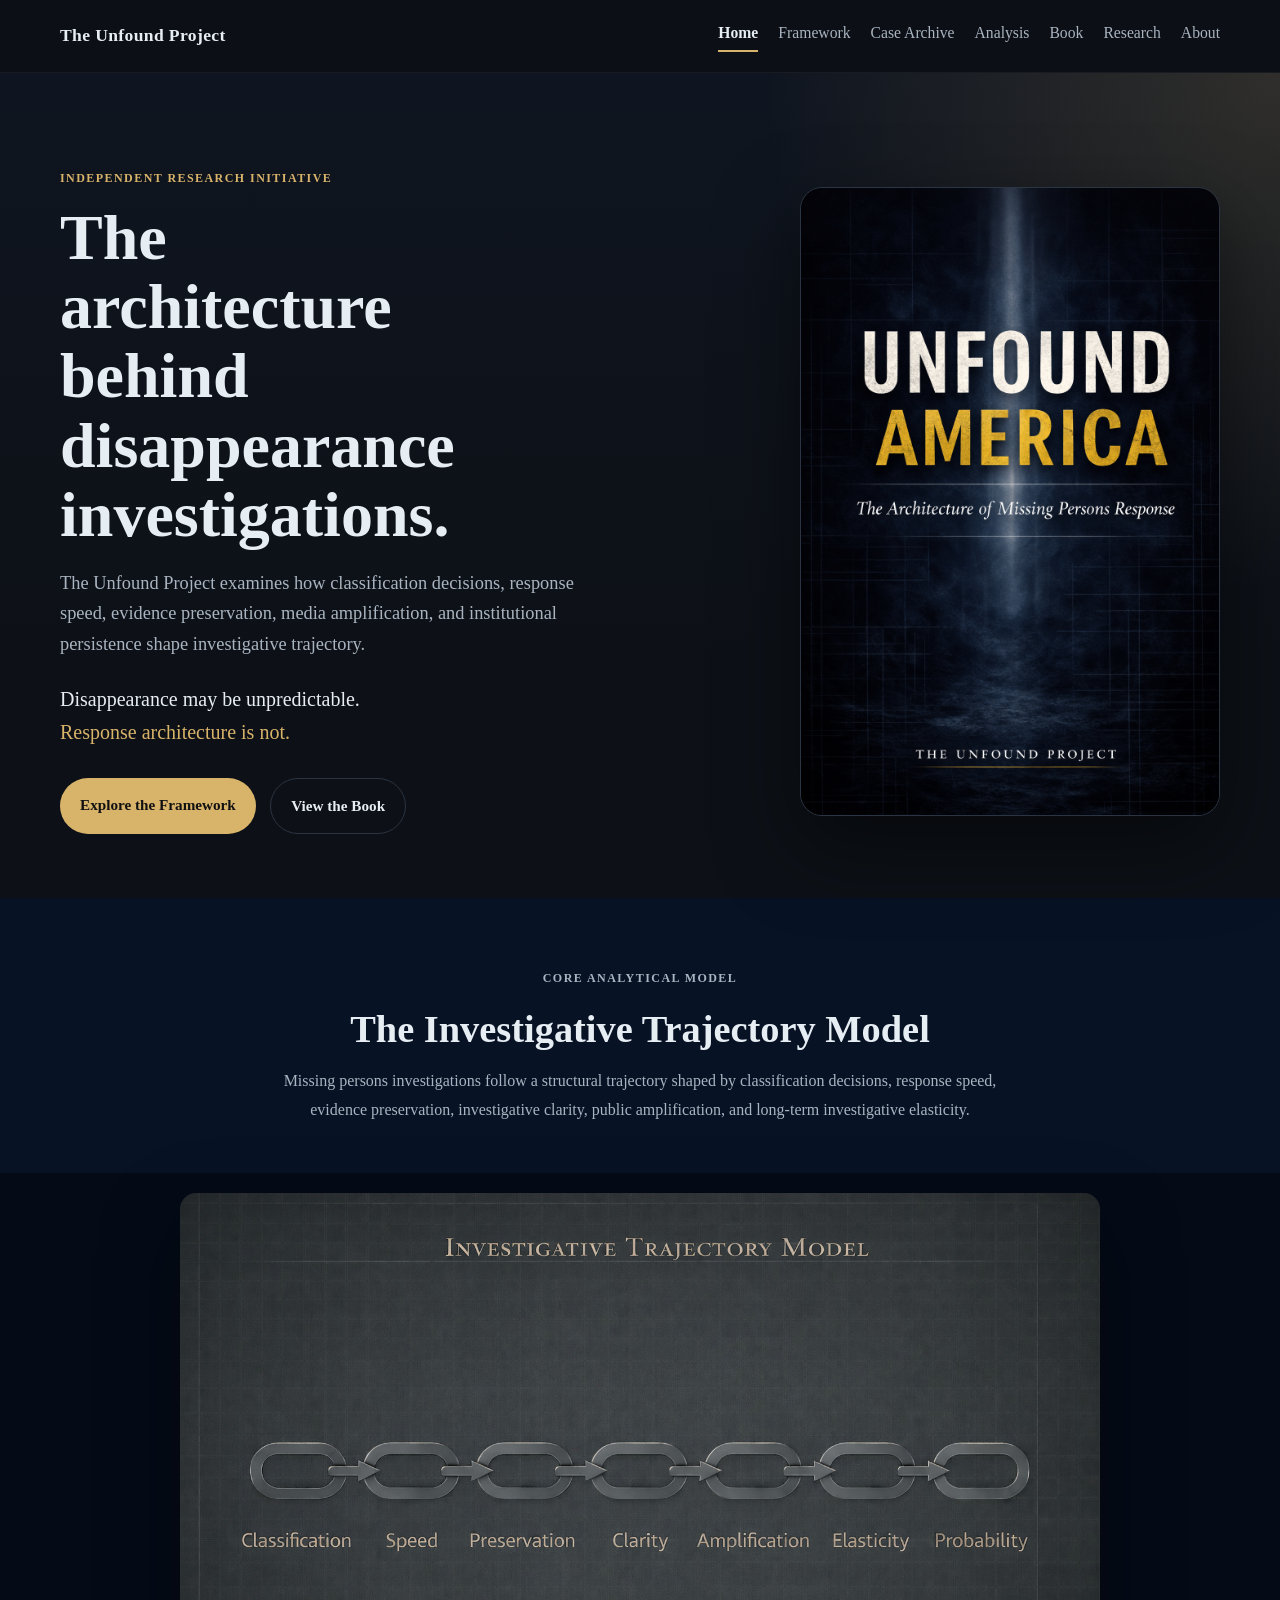
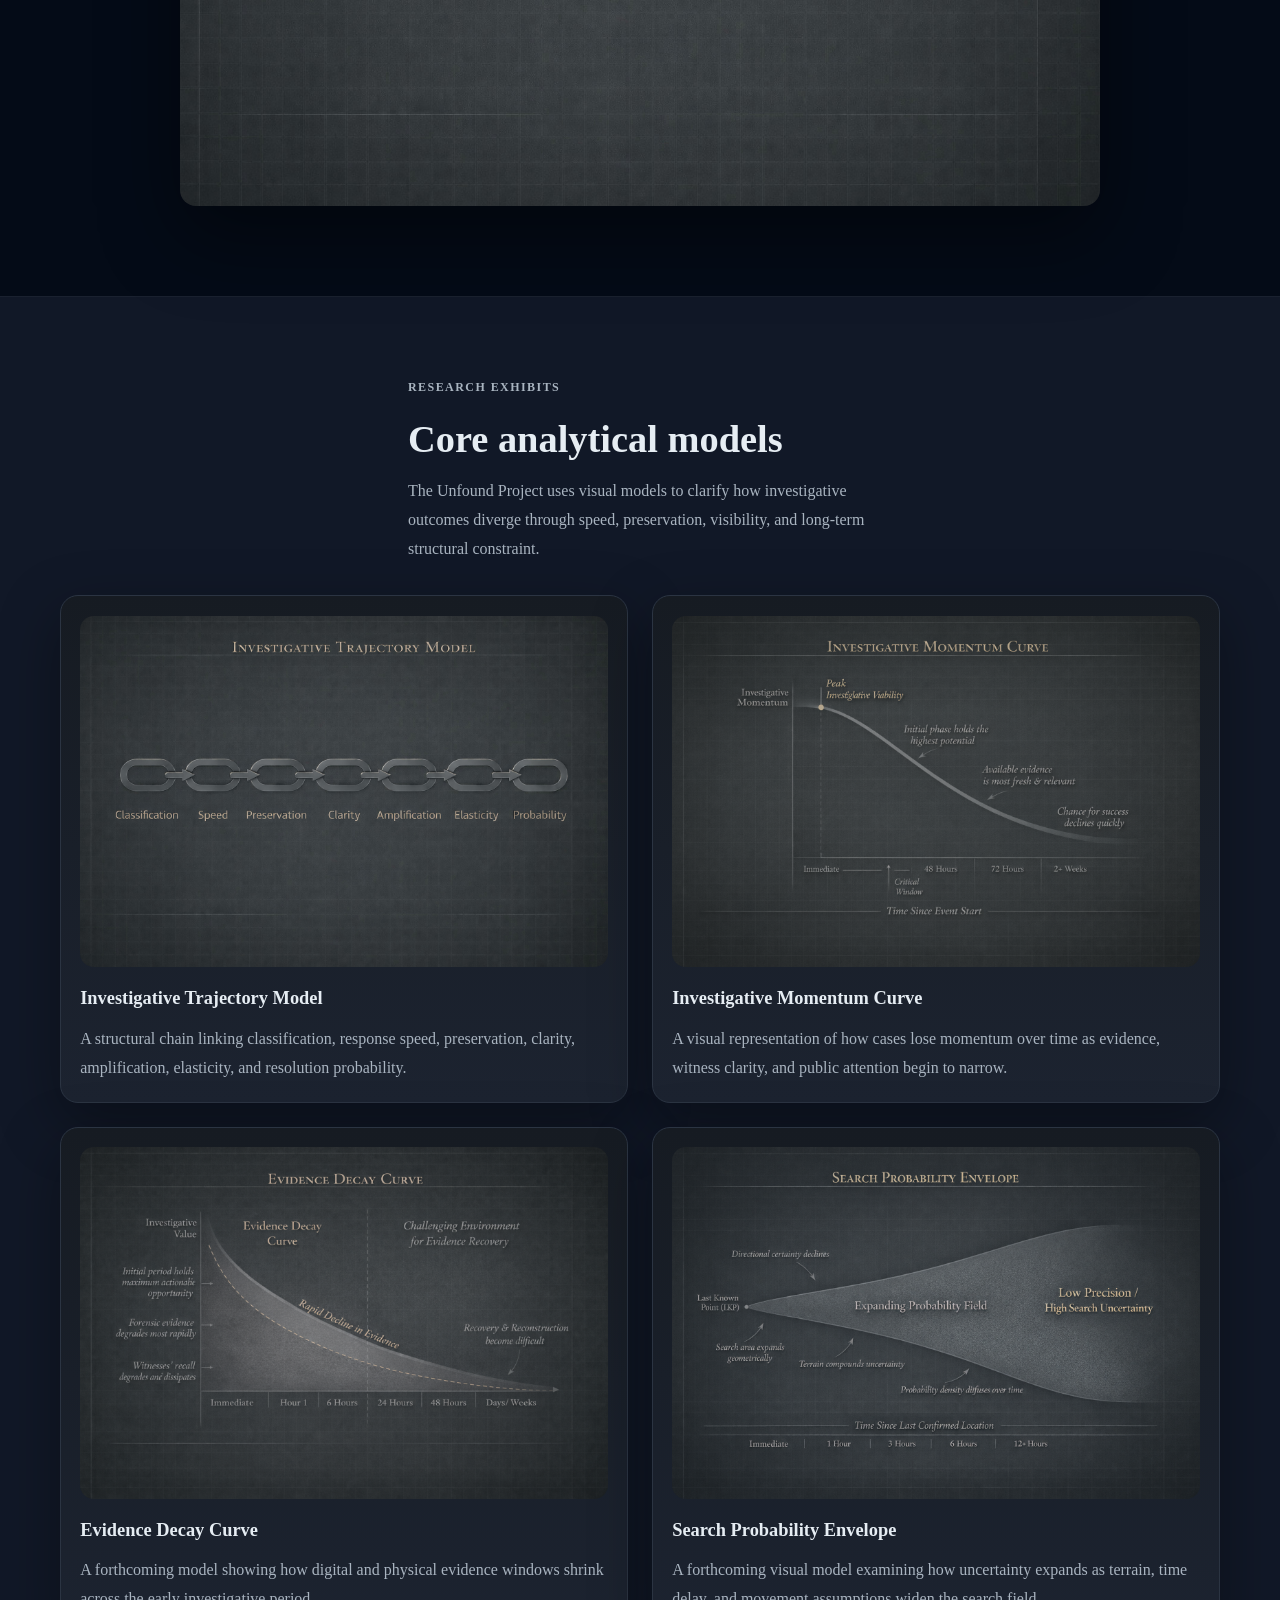
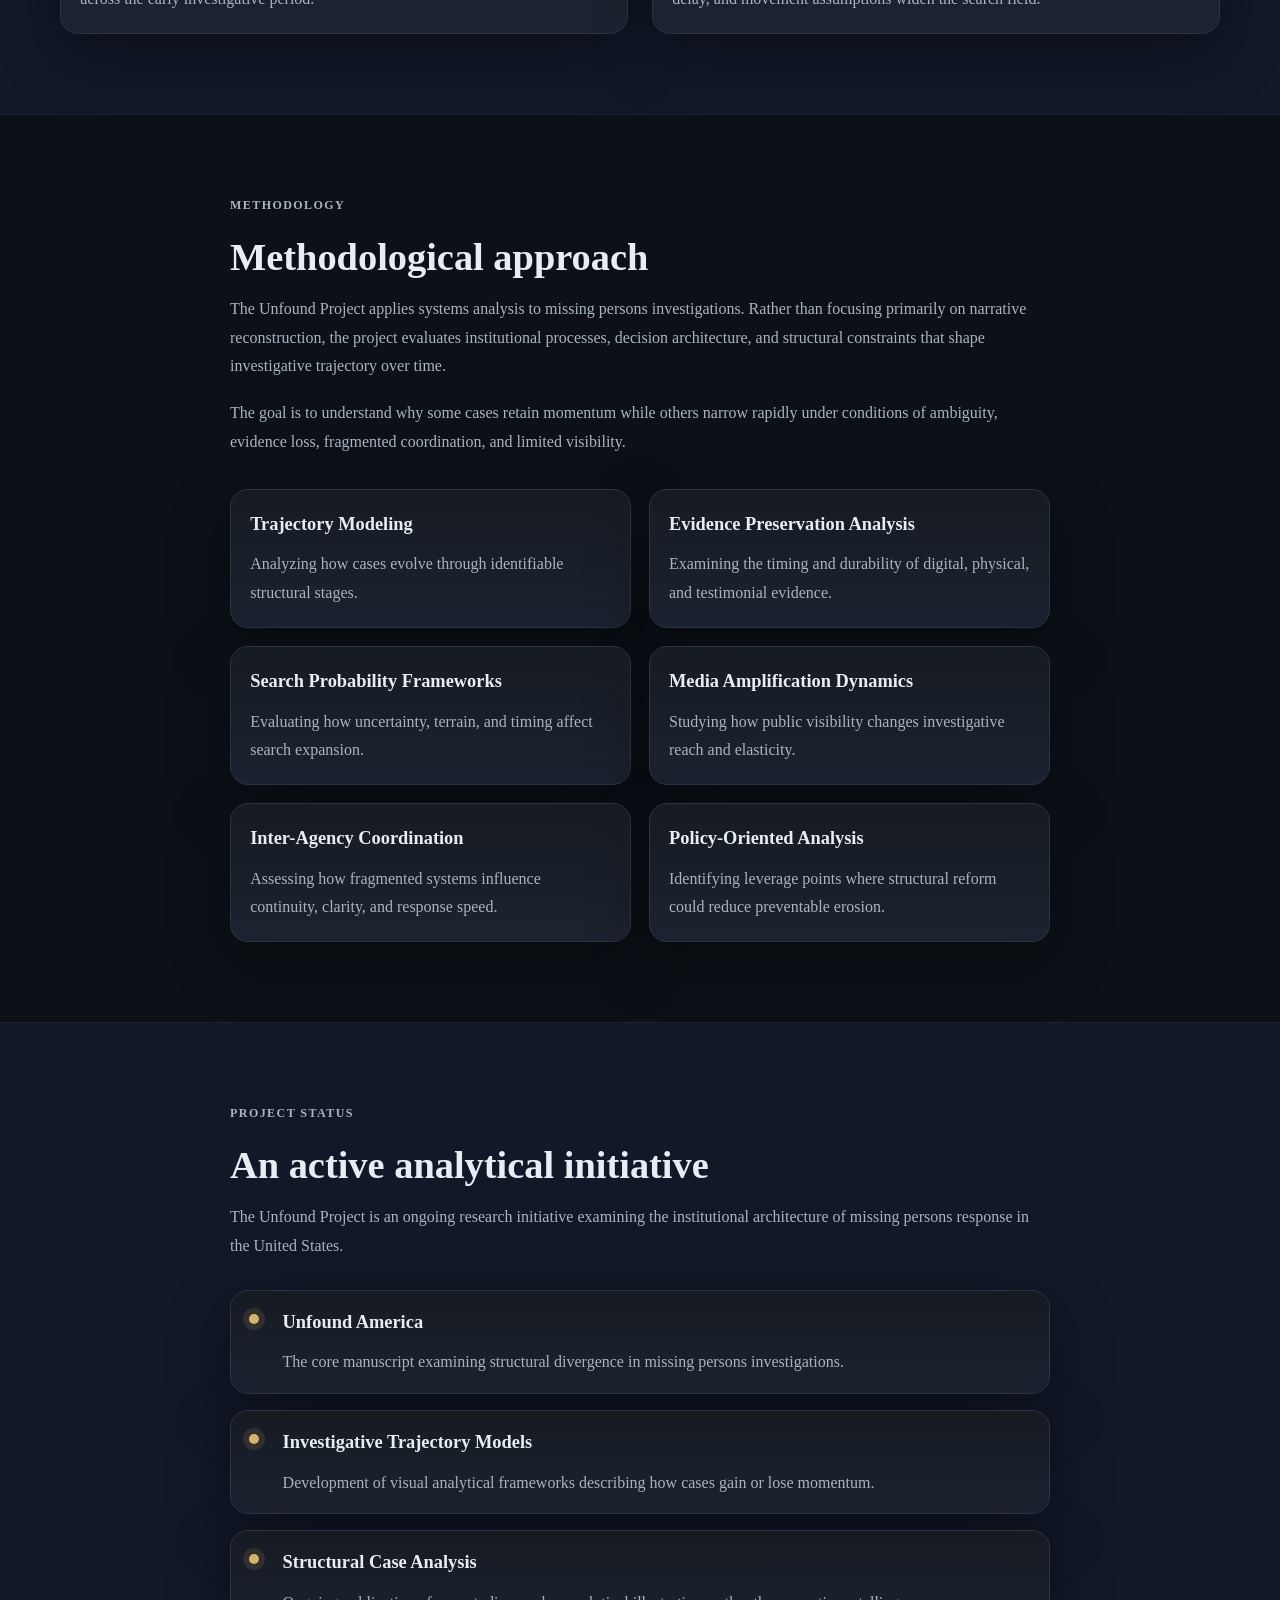
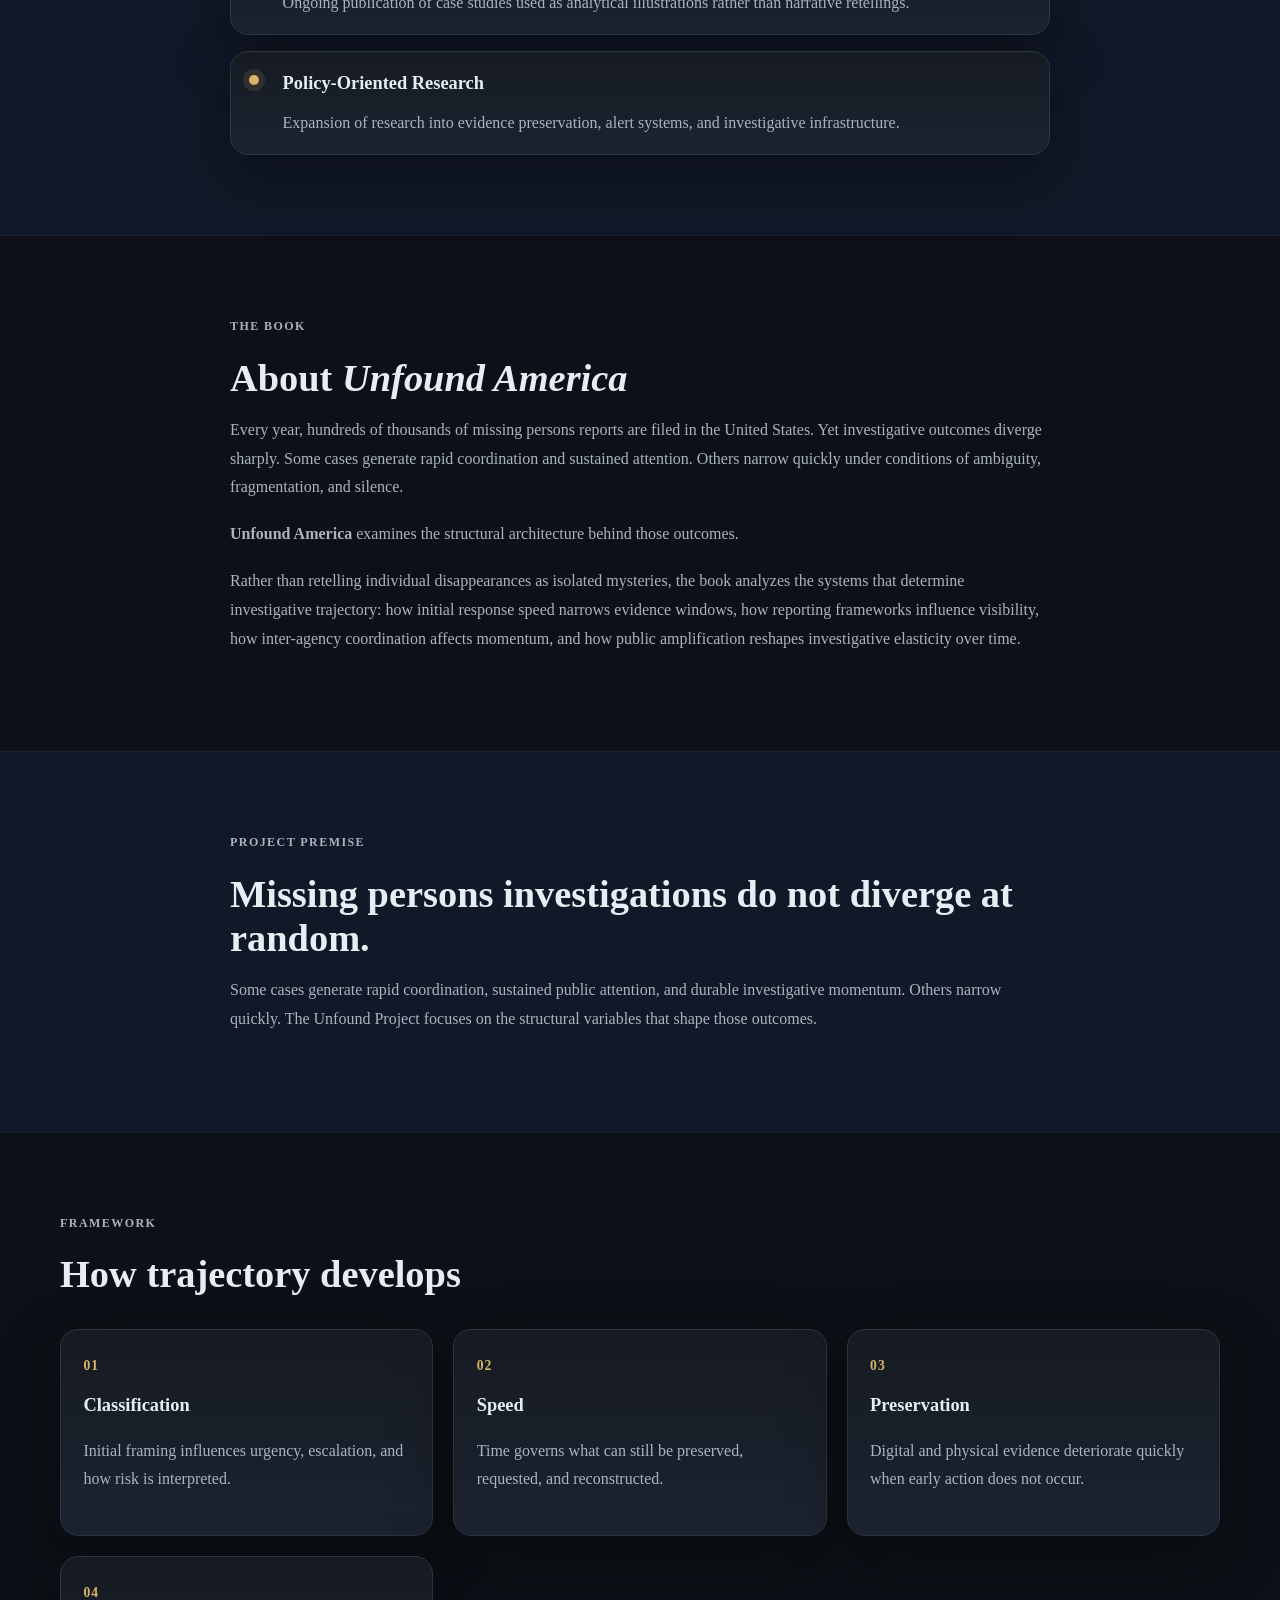
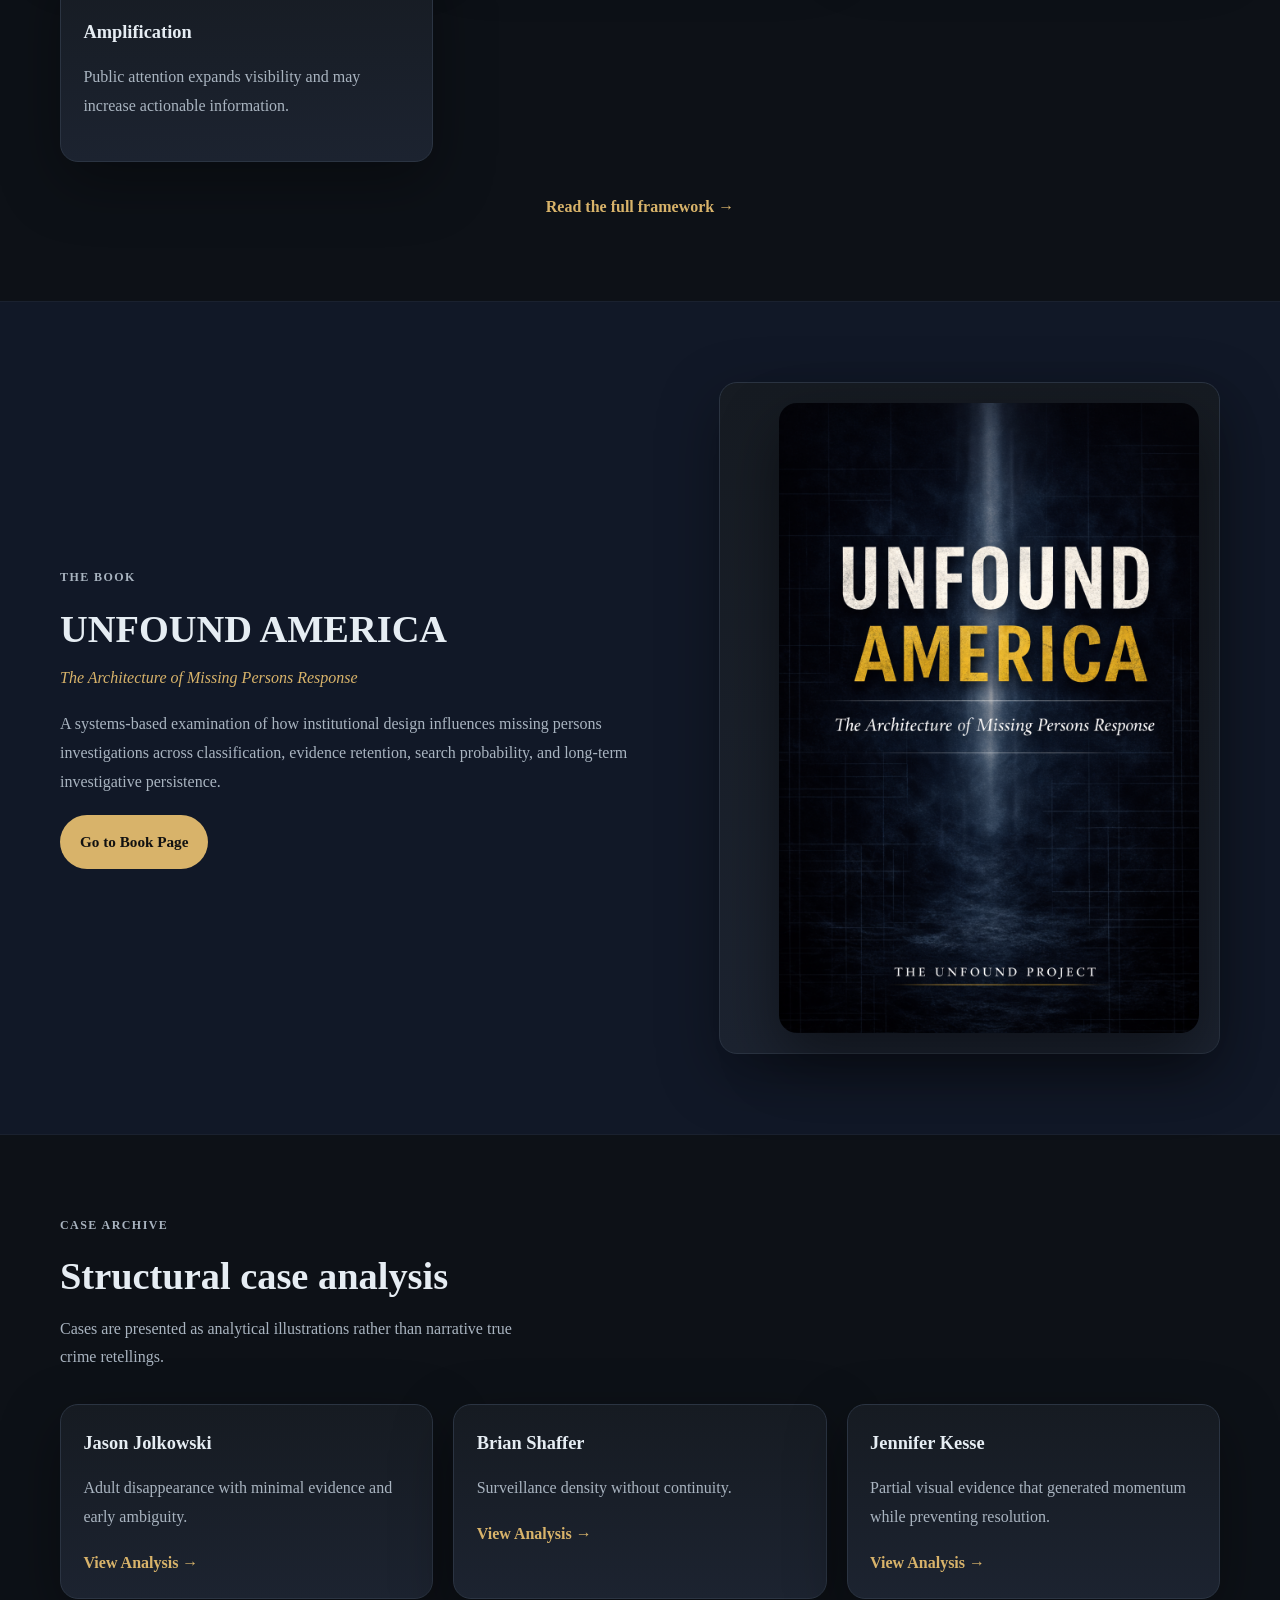
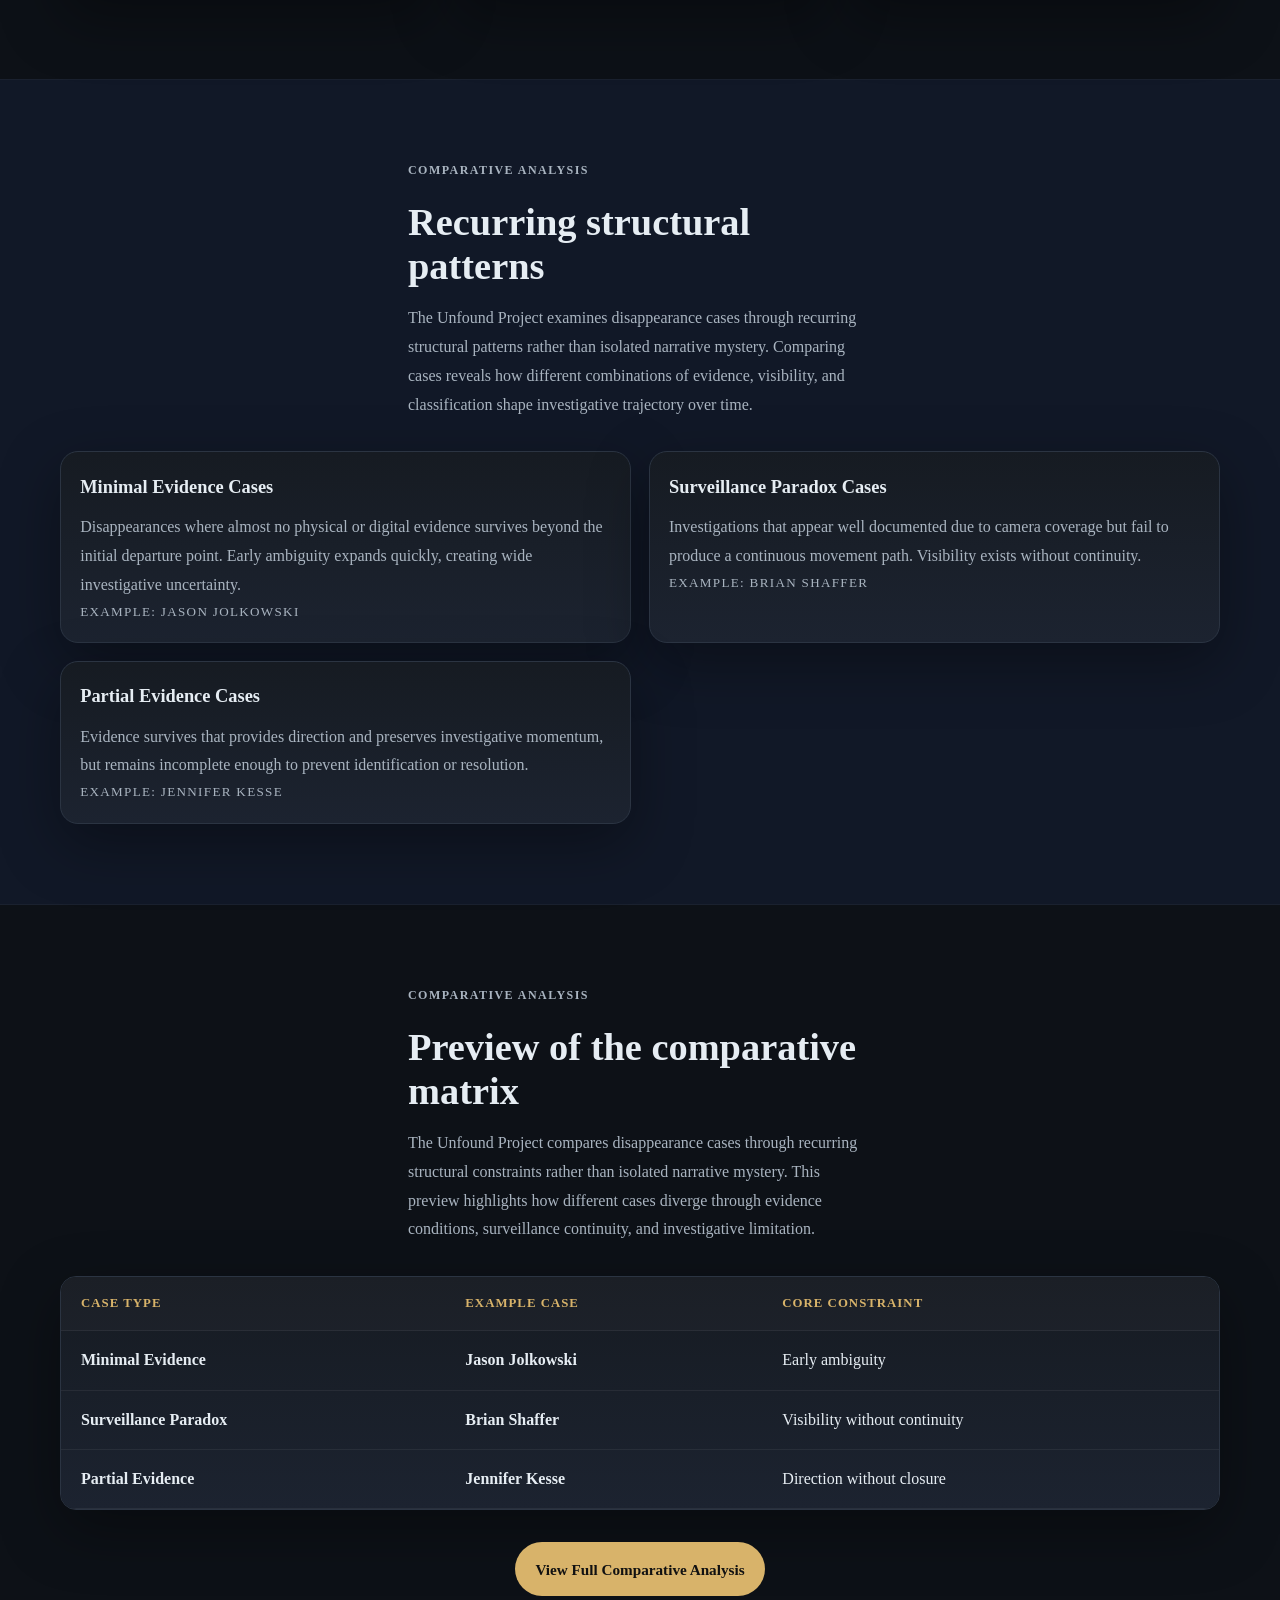
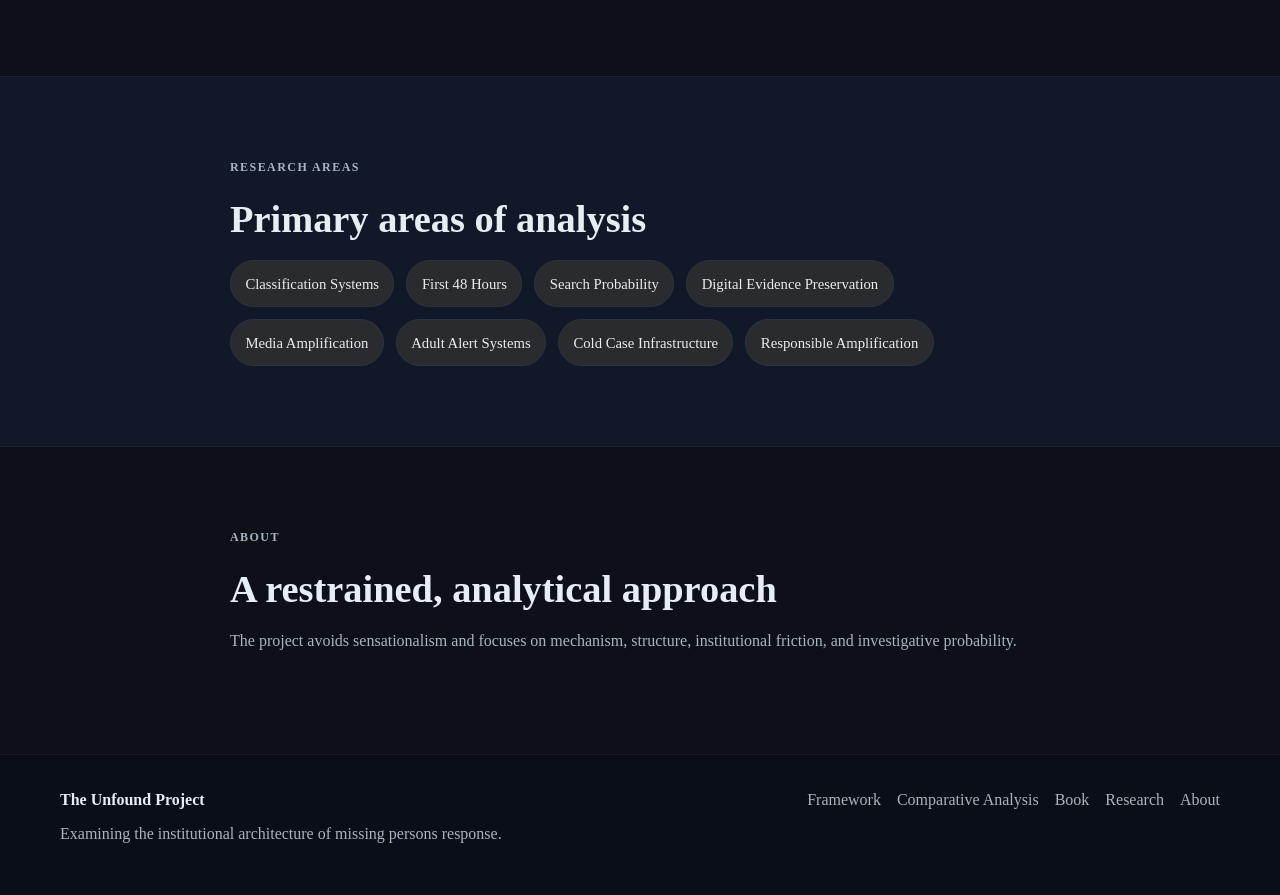
<file: index.html>
<!DOCTYPE html>
<html lang="en">
<head>
  <meta charset="UTF-8" />
  <meta name="viewport" content="width=device-width, initial-scale=1.0" />
  <title>The Unfound Project</title>
  <meta
    name="description"
    content="The Unfound Project examines the structural mechanics of missing persons investigations through systems analysis, case studies, and policy-oriented research."
  />
  <link rel="stylesheet" href="styles.css" />
</head>
<body>
  <header class="site-header">
    <div class="container nav">
      <div class="brand">The Unfound Project</div>
      <nav>
        <a class="active" href="index.html">Home</a>
        <a href="framework.html">Framework</a>
        <a href="cases.html">Case Archive</a>
        <a href="analysis.html">Analysis</a>
        <a href="book.html">Book</a>
        <a href="research.html">Research</a>
        <a href="about.html">About</a>
      </nav>
    </div>
  </header>

  <main>
    <section class="hero">
      <div class="container hero-grid">
        <div class="hero-copy">
          <p class="eyebrow">Independent Research Initiative</p>
          <h1>The architecture behind disappearance investigations.</h1>
          <p class="lead">
            The Unfound Project examines how classification decisions, response speed,
            evidence preservation, media amplification, and institutional persistence
            shape investigative trajectory.
          </p>
          <p class="thesis">
            Disappearance may be unpredictable.<br />
            <span>Response architecture is not.</span>
          </p>
          <div class="hero-actions">
            <a class="button primary" href="framework.html">Explore the Framework</a>
            <a class="button secondary" href="book.html">View the Book</a>
          </div>
        </div>

        <div class="hero-panel">
          <img
            src="unfound-america-cover.png"
            alt="UNFOUND AMERICA: The Architecture of Missing Persons Response"
            class="hero-book-cover"
          />
        </div>
      </div>
    </section>

    <section class="section framework-visual">
      <div class="container narrow">
        <p class="section-kicker">Core Analytical Model</p>
        <h2 class="section-title">The Investigative Trajectory Model</h2>
        <p class="section-intro">
          Missing persons investigations follow a structural trajectory shaped by
          classification decisions, response speed, evidence preservation,
          investigative clarity, public amplification, and long-term investigative elasticity.
        </p>
      </div>
    </section>

    <section class="section model-diagram-section">
      <div class="container diagram-container">
        <div class="trajectory-diagram-large">
          <img src="trajectory-chain.jpg" alt="Investigative Trajectory Model Diagram" />
        </div>
      </div>
    </section>

    <section class="section section-dark">
      <div class="container">
        <div class="section-heading narrow">
          <p class="section-kicker">Research Exhibits</p>
          <h2>Core analytical models</h2>
          <p>
            The Unfound Project uses visual models to clarify how investigative outcomes
            diverge through speed, preservation, visibility, and long-term structural constraint.
          </p>
        </div>

        <div class="exhibits-grid">
          <article class="exhibit-card">
            <div class="exhibit-image-wrap">
              <img src="trajectory-chain.jpg" alt="Investigative Trajectory Model" />
            </div>
            <h3>Investigative Trajectory Model</h3>
            <p>
              A structural chain linking classification, response speed, preservation,
              clarity, amplification, elasticity, and resolution probability.
            </p>
          </article>

          <article class="exhibit-card">
            <div class="exhibit-image-wrap">
              <img src="investigative-momentum-curve.png" alt="Investigative Momentum Curve" />
            </div>
            <h3>Investigative Momentum Curve</h3>
            <p>
              A visual representation of how cases lose momentum over time as evidence,
              witness clarity, and public attention begin to narrow.
            </p>
          </article>

          <article class="exhibit-card">
  <div class="exhibit-image-wrap">
    <img src="evidence-decay-window.png" alt="Evidence Decay Curve" />
  </div>
  <h3>Evidence Decay Curve</h3>
            <p>
              A forthcoming model showing how digital and physical evidence windows shrink
              across the early investigative period.
            </p>
          </article>

          <article class="exhibit-card">
  <div class="exhibit-image-wrap">
    <img src="search-probability-envelope.png" alt="Search Probability Envelope" />
  </div>
  <h3>Search Probability Envelope</h3>
            <p>
              A forthcoming visual model examining how uncertainty expands as terrain,
              time delay, and movement assumptions widen the search field.
            </p>
          </article>
        </div>
      </div>
    </section>

    <section class="section">
      <div class="container narrow">
        <p class="section-kicker">Methodology</p>
        <h2>Methodological approach</h2>

        <p>
          The Unfound Project applies systems analysis to missing persons investigations.
          Rather than focusing primarily on narrative reconstruction, the project evaluates
          institutional processes, decision architecture, and structural constraints that
          shape investigative trajectory over time.
        </p>

        <p>
          The goal is to understand why some cases retain momentum while others narrow
          rapidly under conditions of ambiguity, evidence loss, fragmented coordination,
          and limited visibility.
        </p>

        <div class="method-grid">
          <div class="method-item">
            <h3>Trajectory Modeling</h3>
            <p>Analyzing how cases evolve through identifiable structural stages.</p>
          </div>

          <div class="method-item">
            <h3>Evidence Preservation Analysis</h3>
            <p>Examining the timing and durability of digital, physical, and testimonial evidence.</p>
          </div>

          <div class="method-item">
            <h3>Search Probability Frameworks</h3>
            <p>Evaluating how uncertainty, terrain, and timing affect search expansion.</p>
          </div>

          <div class="method-item">
            <h3>Media Amplification Dynamics</h3>
            <p>Studying how public visibility changes investigative reach and elasticity.</p>
          </div>

          <div class="method-item">
            <h3>Inter-Agency Coordination</h3>
            <p>Assessing how fragmented systems influence continuity, clarity, and response speed.</p>
          </div>

          <div class="method-item">
            <h3>Policy-Oriented Analysis</h3>
            <p>Identifying leverage points where structural reform could reduce preventable erosion.</p>
          </div>
        </div>
      </div>
    </section>

    <section class="section section-dark">
      <div class="container narrow">
        <p class="section-kicker">Project Status</p>
        <h2>An active analytical initiative</h2>

        <p>
          The Unfound Project is an ongoing research initiative examining the institutional
          architecture of missing persons response in the United States.
        </p>

        <div class="status-list">
          <div class="status-item">
            <span class="status-dot"></span>
            <div>
              <h3>Unfound America</h3>
              <p>The core manuscript examining structural divergence in missing persons investigations.</p>
            </div>
          </div>

          <div class="status-item">
            <span class="status-dot"></span>
            <div>
              <h3>Investigative Trajectory Models</h3>
              <p>Development of visual analytical frameworks describing how cases gain or lose momentum.</p>
            </div>
          </div>

          <div class="status-item">
            <span class="status-dot"></span>
            <div>
              <h3>Structural Case Analysis</h3>
              <p>Ongoing publication of case studies used as analytical illustrations rather than narrative retellings.</p>
            </div>
          </div>

          <div class="status-item">
            <span class="status-dot"></span>
            <div>
              <h3>Policy-Oriented Research</h3>
              <p>Expansion of research into evidence preservation, alert systems, and investigative infrastructure.</p>
            </div>
          </div>
        </div>
      </div>
    </section>

    <section class="section">
      <div class="container narrow">
        <p class="section-kicker">The Book</p>
        <h2>About <em>Unfound America</em></h2>

        <p>
          Every year, hundreds of thousands of missing persons reports are filed in the
          United States. Yet investigative outcomes diverge sharply. Some cases generate
          rapid coordination and sustained attention. Others narrow quickly under conditions
          of ambiguity, fragmentation, and silence.
        </p>

        <p>
          <strong>Unfound America</strong> examines the structural architecture behind those outcomes.
        </p>

        <p>
          Rather than retelling individual disappearances as isolated mysteries, the book
          analyzes the systems that determine investigative trajectory: how initial response
          speed narrows evidence windows, how reporting frameworks influence visibility,
          how inter-agency coordination affects momentum, and how public amplification
          reshapes investigative elasticity over time.
        </p>
      </div>
    </section>

    <section class="section section-dark">
      <div class="container narrow">
        <p class="section-kicker">Project Premise</p>
        <h2>Missing persons investigations do not diverge at random.</h2>
        <p>
          Some cases generate rapid coordination, sustained public attention, and durable
          investigative momentum. Others narrow quickly. The Unfound Project focuses on
          the structural variables that shape those outcomes.
        </p>
      </div>
    </section>

    <section class="section">
      <div class="container">
        <div class="section-heading">
          <p class="section-kicker">Framework</p>
          <h2>How trajectory develops</h2>
        </div>

        <div class="framework-grid">
          <div class="framework-card">
            <span class="step-number">01</span>
            <h3>Classification</h3>
            <p>Initial framing influences urgency, escalation, and how risk is interpreted.</p>
          </div>

          <div class="framework-card">
            <span class="step-number">02</span>
            <h3>Speed</h3>
            <p>Time governs what can still be preserved, requested, and reconstructed.</p>
          </div>

          <div class="framework-card">
            <span class="step-number">03</span>
            <h3>Preservation</h3>
            <p>Digital and physical evidence deteriorate quickly when early action does not occur.</p>
          </div>

          <div class="framework-card">
            <span class="step-number">04</span>
            <h3>Amplification</h3>
            <p>Public attention expands visibility and may increase actionable information.</p>
          </div>
        </div>

        <div class="center-link">
          <a class="text-link" href="framework.html">Read the full framework →</a>
        </div>
      </div>
    </section>

    <section class="section section-dark">
      <div class="container">
        <div class="two-col">
          <div>
            <p class="section-kicker">The Book</p>
            <h2>UNFOUND AMERICA</h2>
            <p class="book-subtitle">The Architecture of Missing Persons Response</p>
            <p>
              A systems-based examination of how institutional design influences missing
              persons investigations across classification, evidence retention, search
              probability, and long-term investigative persistence.
            </p>
            <a class="button primary" href="book.html">Go to Book Page</a>
          </div>

          <div class="book-card">
            <img
              src="unfound-america-cover.png"
              alt="UNFOUND AMERICA Book Cover"
              class="book-cover-live"
            />
          </div>
        </div>
      </div>
    </section>

    <section class="section">
      <div class="container">
        <div class="section-heading">
          <p class="section-kicker">Case Archive</p>
          <h2>Structural case analysis</h2>
          <p>
            Cases are presented as analytical illustrations rather than narrative true crime retellings.
          </p>
        </div>

        <div class="case-grid">
          <article class="case-card">
            <h3><a href="jason-jolkowski.html">Jason Jolkowski</a></h3>
            <p>Adult disappearance with minimal evidence and early ambiguity.</p>
            <a class="text-link" href="jason-jolkowski.html">View Analysis →</a>
          </article>

          <article class="case-card">
            <h3><a href="brian-shaffer.html">Brian Shaffer</a></h3>
            <p>Surveillance density without continuity.</p>
            <a class="text-link" href="brian-shaffer.html">View Analysis →</a>
          </article>

          <article class="case-card">
            <h3><a href="jennifer-kesse.html">Jennifer Kesse</a></h3>
            <p>Partial visual evidence that generated momentum while preventing resolution.</p>
            <a class="text-link" href="jennifer-kesse.html">View Analysis →</a>
          </article>
        </div>
      </div>
    </section>

    <section class="section section-dark">
      <div class="container">
        <div class="section-heading narrow">
          <p class="section-kicker">Comparative Analysis</p>
          <h2>Recurring structural patterns</h2>
          <p>
            The Unfound Project examines disappearance cases through recurring structural
            patterns rather than isolated narrative mystery. Comparing cases reveals how
            different combinations of evidence, visibility, and classification shape
            investigative trajectory over time.
          </p>
        </div>

        <div class="method-grid">
          <div class="method-item">
            <h3>Minimal Evidence Cases</h3>
            <p>
              Disappearances where almost no physical or digital evidence survives beyond
              the initial departure point. Early ambiguity expands quickly, creating
              wide investigative uncertainty.
            </p>
            <p class="case-type">Example: Jason Jolkowski</p>
          </div>

          <div class="method-item">
            <h3>Surveillance Paradox Cases</h3>
            <p>
              Investigations that appear well documented due to camera coverage but fail
              to produce a continuous movement path. Visibility exists without continuity.
            </p>
            <p class="case-type">Example: Brian Shaffer</p>
          </div>

          <div class="method-item">
            <h3>Partial Evidence Cases</h3>
            <p>
              Evidence survives that provides direction and preserves investigative
              momentum, but remains incomplete enough to prevent identification or
              resolution.
            </p>
            <p class="case-type">Example: Jennifer Kesse</p>
          </div>
        </div>
      </div>
    </section>

    <section class="section">
      <div class="container">
        <div class="section-heading narrow">
          <p class="section-kicker">Comparative Analysis</p>
          <h2>Preview of the comparative matrix</h2>
          <p>
            The Unfound Project compares disappearance cases through recurring structural
            constraints rather than isolated narrative mystery. This preview highlights how
            different cases diverge through evidence conditions, surveillance continuity,
            and investigative limitation.
          </p>
        </div>

        <div class="table-wrap homepage-matrix-preview">
          <table class="analysis-table">
            <thead>
              <tr>
                <th>Case Type</th>
                <th>Example Case</th>
                <th>Core Constraint</th>
              </tr>
            </thead>
            <tbody>
              <tr>
                <td>Minimal Evidence</td>
                <td><a href="jason-jolkowski.html">Jason Jolkowski</a></td>
                <td>Early ambiguity</td>
              </tr>
              <tr>
                <td>Surveillance Paradox</td>
                <td><a href="brian-shaffer.html">Brian Shaffer</a></td>
                <td>Visibility without continuity</td>
              </tr>
              <tr>
                <td>Partial Evidence</td>
                <td><a href="jennifer-kesse.html">Jennifer Kesse</a></td>
                <td>Direction without closure</td>
              </tr>
            </tbody>
          </table>
        </div>

        <div class="center-link">
          <a class="button primary" href="analysis.html">View Full Comparative Analysis</a>
        </div>
      </div>
    </section>

    <section class="section section-dark">
      <div class="container narrow">
        <p class="section-kicker">Research Areas</p>
        <h2>Primary areas of analysis</h2>
        <div class="tag-list">
          <span>Classification Systems</span>
          <span>First 48 Hours</span>
          <span>Search Probability</span>
          <span>Digital Evidence Preservation</span>
          <span>Media Amplification</span>
          <span>Adult Alert Systems</span>
          <span>Cold Case Infrastructure</span>
          <span>Responsible Amplification</span>
        </div>
      </div>
    </section>

    <section class="section">
      <div class="container narrow">
        <p class="section-kicker">About</p>
        <h2>A restrained, analytical approach</h2>
        <p>
          The project avoids sensationalism and focuses on mechanism, structure,
          institutional friction, and investigative probability.
        </p>
      </div>
    </section>
  </main>

  <footer class="site-footer">
    <div class="container footer-inner">
      <div>
        <strong>The Unfound Project</strong>
        <p>Examining the institutional architecture of missing persons response.</p>
      </div>
      <div class="footer-links">
        <a href="framework.html">Framework</a>
        <a href="analysis.html">Comparative Analysis</a>
        <a href="book.html">Book</a>
        <a href="research.html">Research</a>
        <a href="about.html">About</a>
      </div>
    </div>
  </footer>
</body>
</html>
</file>
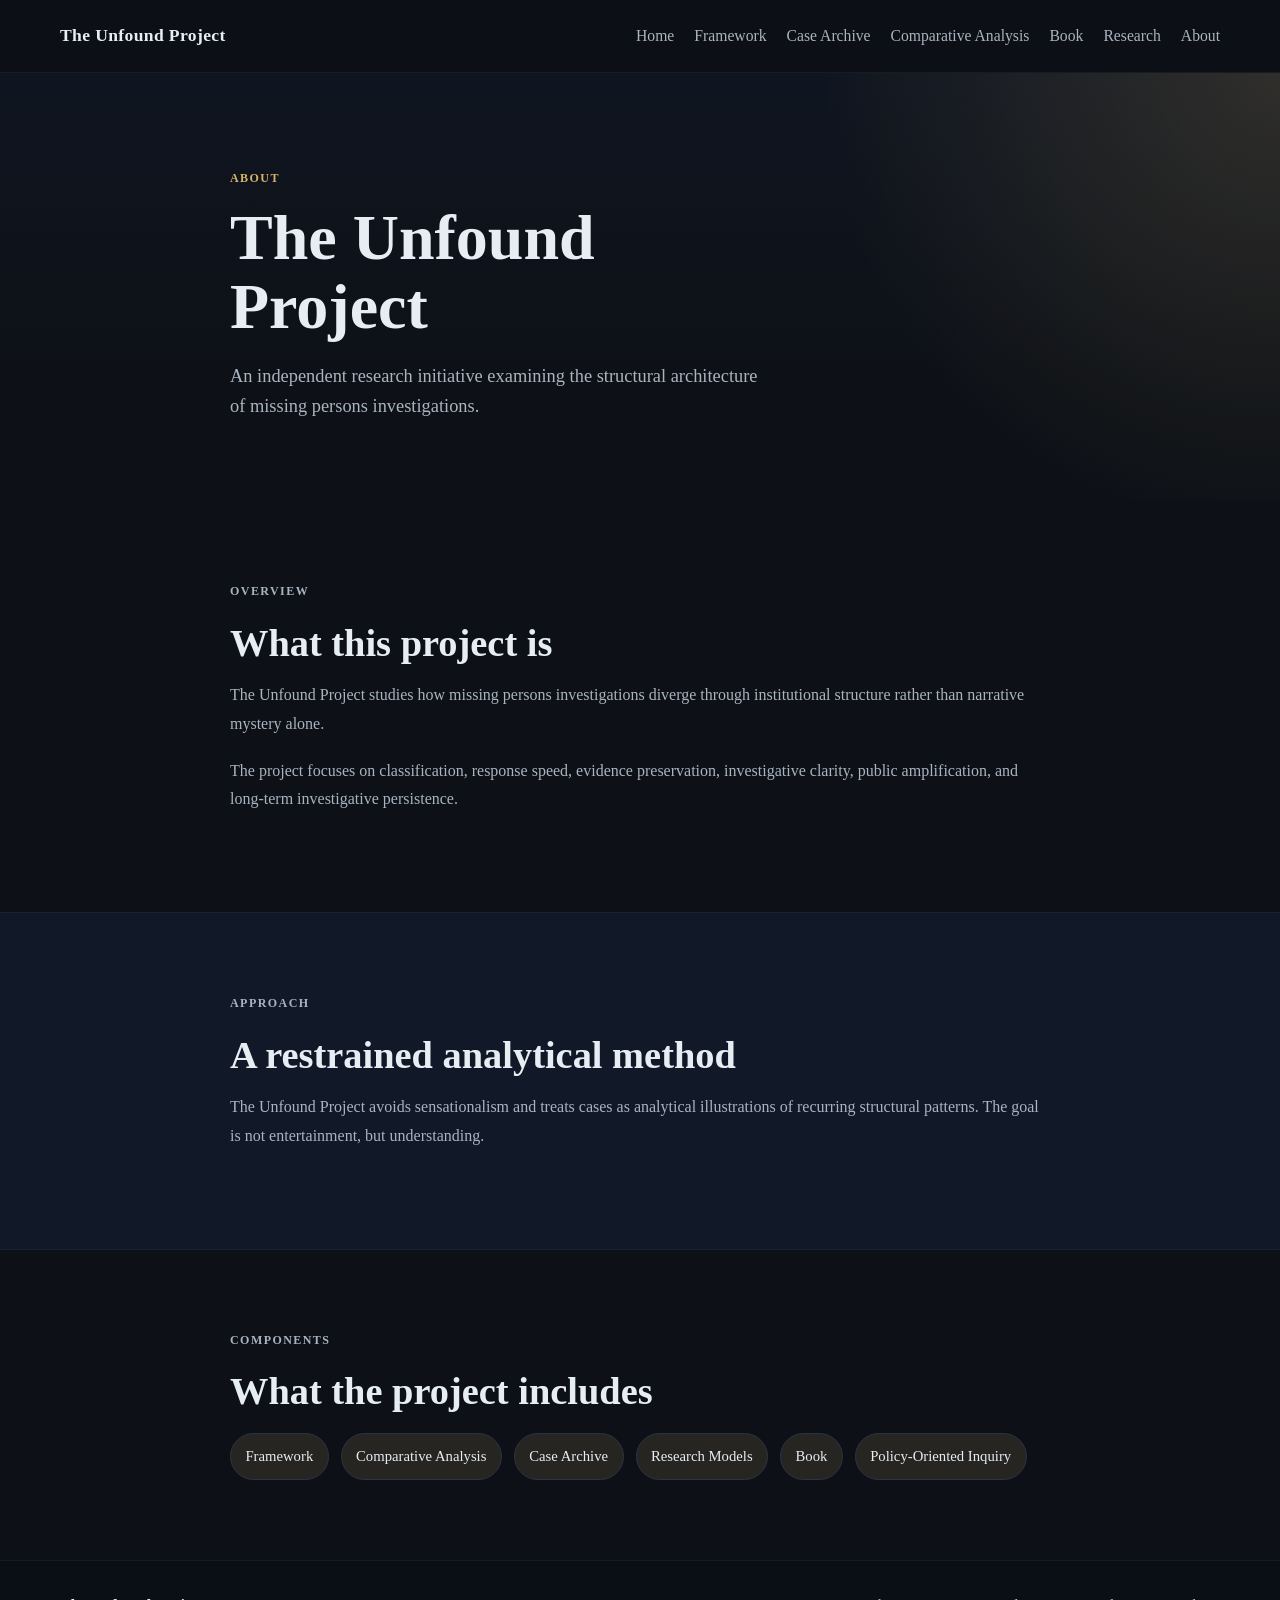
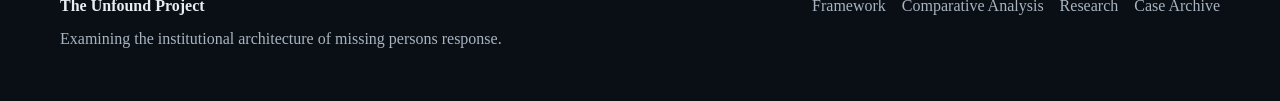
<file: about.html>
<!DOCTYPE html>
<html lang="en">
<head>
  <meta charset="UTF-8" />
  <meta name="viewport" content="width=device-width, initial-scale=1.0" />
  <title>About | The Unfound Project</title>
  <meta
    name="description"
    content="About The Unfound Project, an independent research initiative examining the structural architecture of missing persons investigations."
  />
  <link rel="stylesheet" href="styles.css" />
</head>
<body>
  <header class="site-header">
    <div class="container nav">
      <div class="brand">The Unfound Project</div>
      <nav>
        <a href="index.html">Home</a>
        <a href="framework.html">Framework</a>
        <a href="cases.html">Case Archive</a>
        <a href="analysis.html">Comparative Analysis</a>
        <a href="book.html">Book</a>
        <a href="research.html">Research</a>
        <a href="about.html">About</a>
      </nav>
    </div>
  </header>

  <main>
    <section class="hero research-hero">
      <div class="container narrow">
        <p class="eyebrow">About</p>
        <h1>The Unfound Project</h1>
        <p class="lead">
          An independent research initiative examining the structural architecture of missing persons investigations.
        </p>
      </div>
    </section>

    <section class="section">
      <div class="container narrow">
        <p class="section-kicker">Overview</p>
        <h2>What this project is</h2>
        <p>
          The Unfound Project studies how missing persons investigations diverge through
          institutional structure rather than narrative mystery alone.
        </p>
        <p>
          The project focuses on classification, response speed, evidence preservation,
          investigative clarity, public amplification, and long-term investigative persistence.
        </p>
      </div>
    </section>

    <section class="section section-dark">
      <div class="container narrow">
        <p class="section-kicker">Approach</p>
        <h2>A restrained analytical method</h2>
        <p>
          The Unfound Project avoids sensationalism and treats cases as analytical
          illustrations of recurring structural patterns. The goal is not entertainment,
          but understanding.
        </p>
      </div>
    </section>

    <section class="section">
      <div class="container narrow">
        <p class="section-kicker">Components</p>
        <h2>What the project includes</h2>
        <div class="tag-list">
          <span>Framework</span>
          <span>Comparative Analysis</span>
          <span>Case Archive</span>
          <span>Research Models</span>
          <span>Book</span>
          <span>Policy-Oriented Inquiry</span>
        </div>
      </div>
    </section>
  </main>

  <footer class="site-footer">
    <div class="container footer-inner">
      <div>
        <strong>The Unfound Project</strong>
        <p>Examining the institutional architecture of missing persons response.</p>
      </div>
      <div class="footer-links">
        <a href="framework.html">Framework</a>
        <a href="analysis.html">Comparative Analysis</a>
        <a href="research.html">Research</a>
        <a href="cases.html">Case Archive</a>
      </div>
    </div>
  </footer>
</body>
</html>
</file>
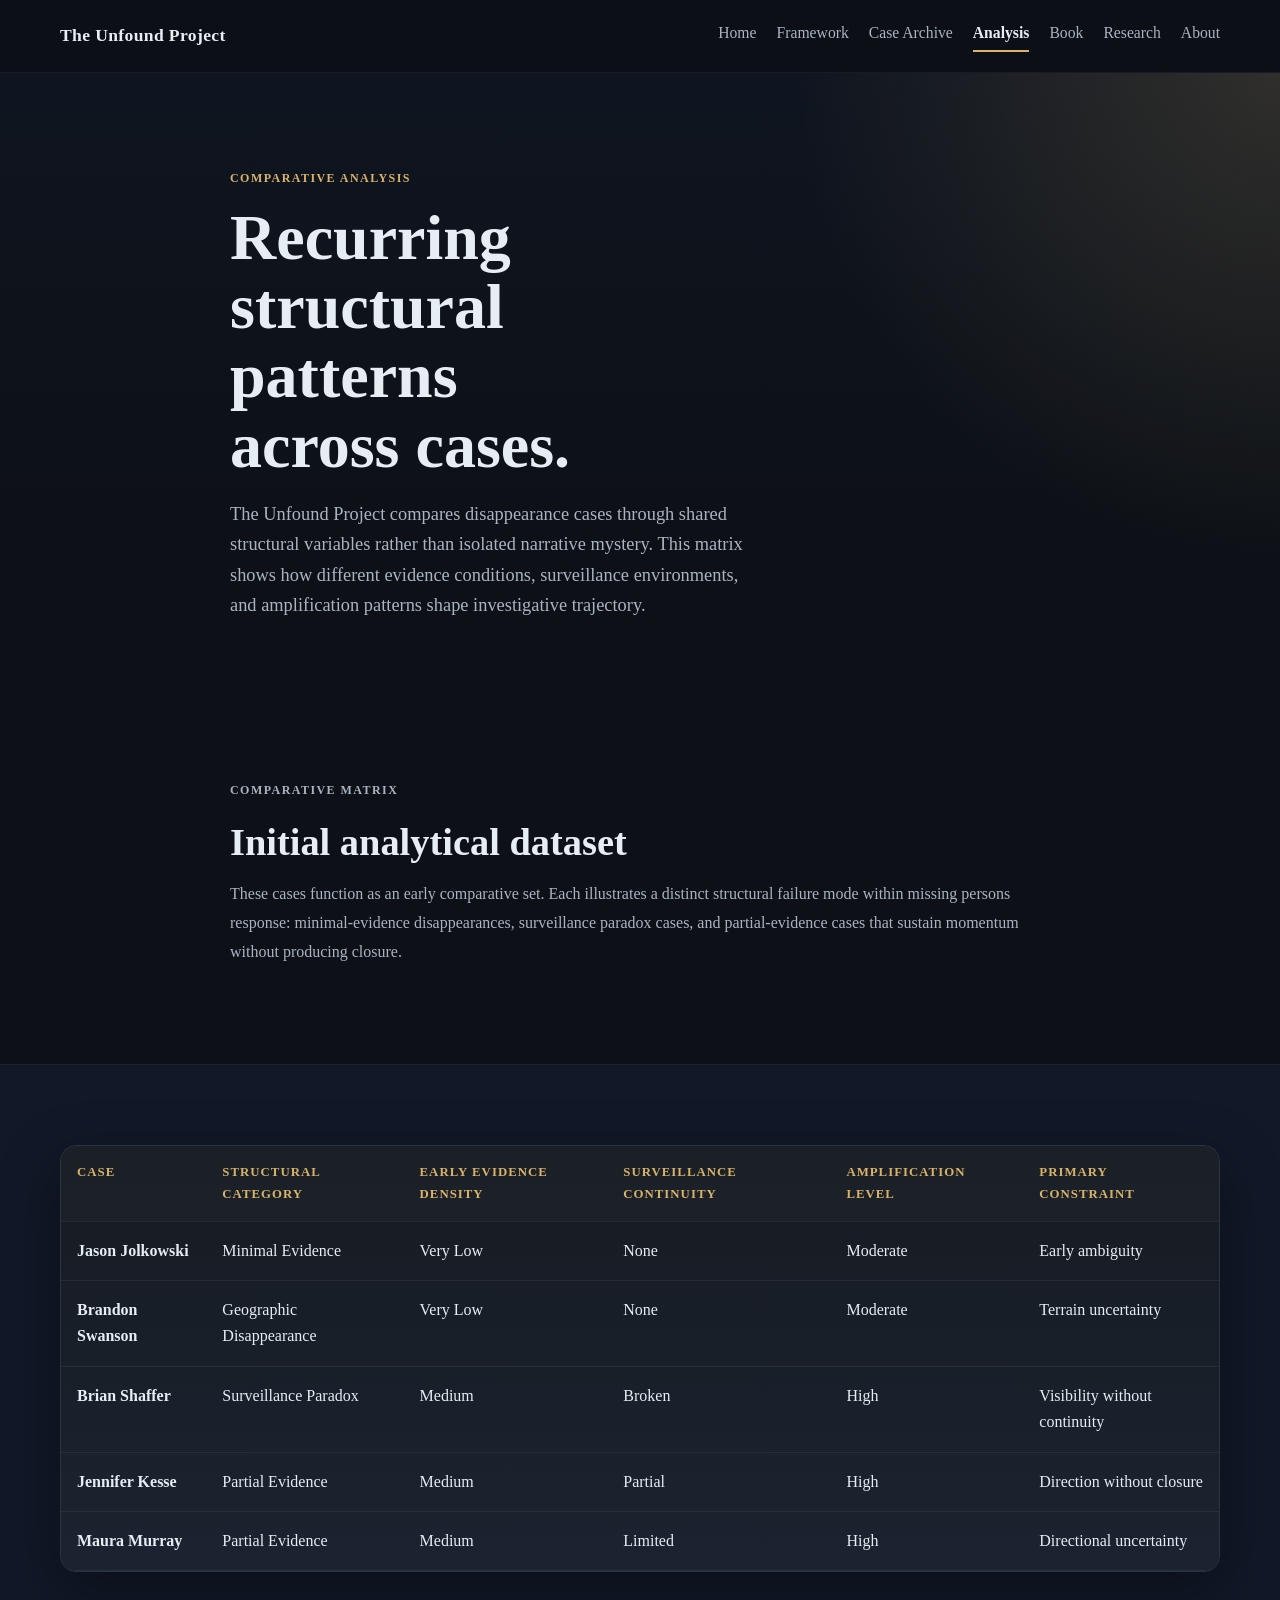
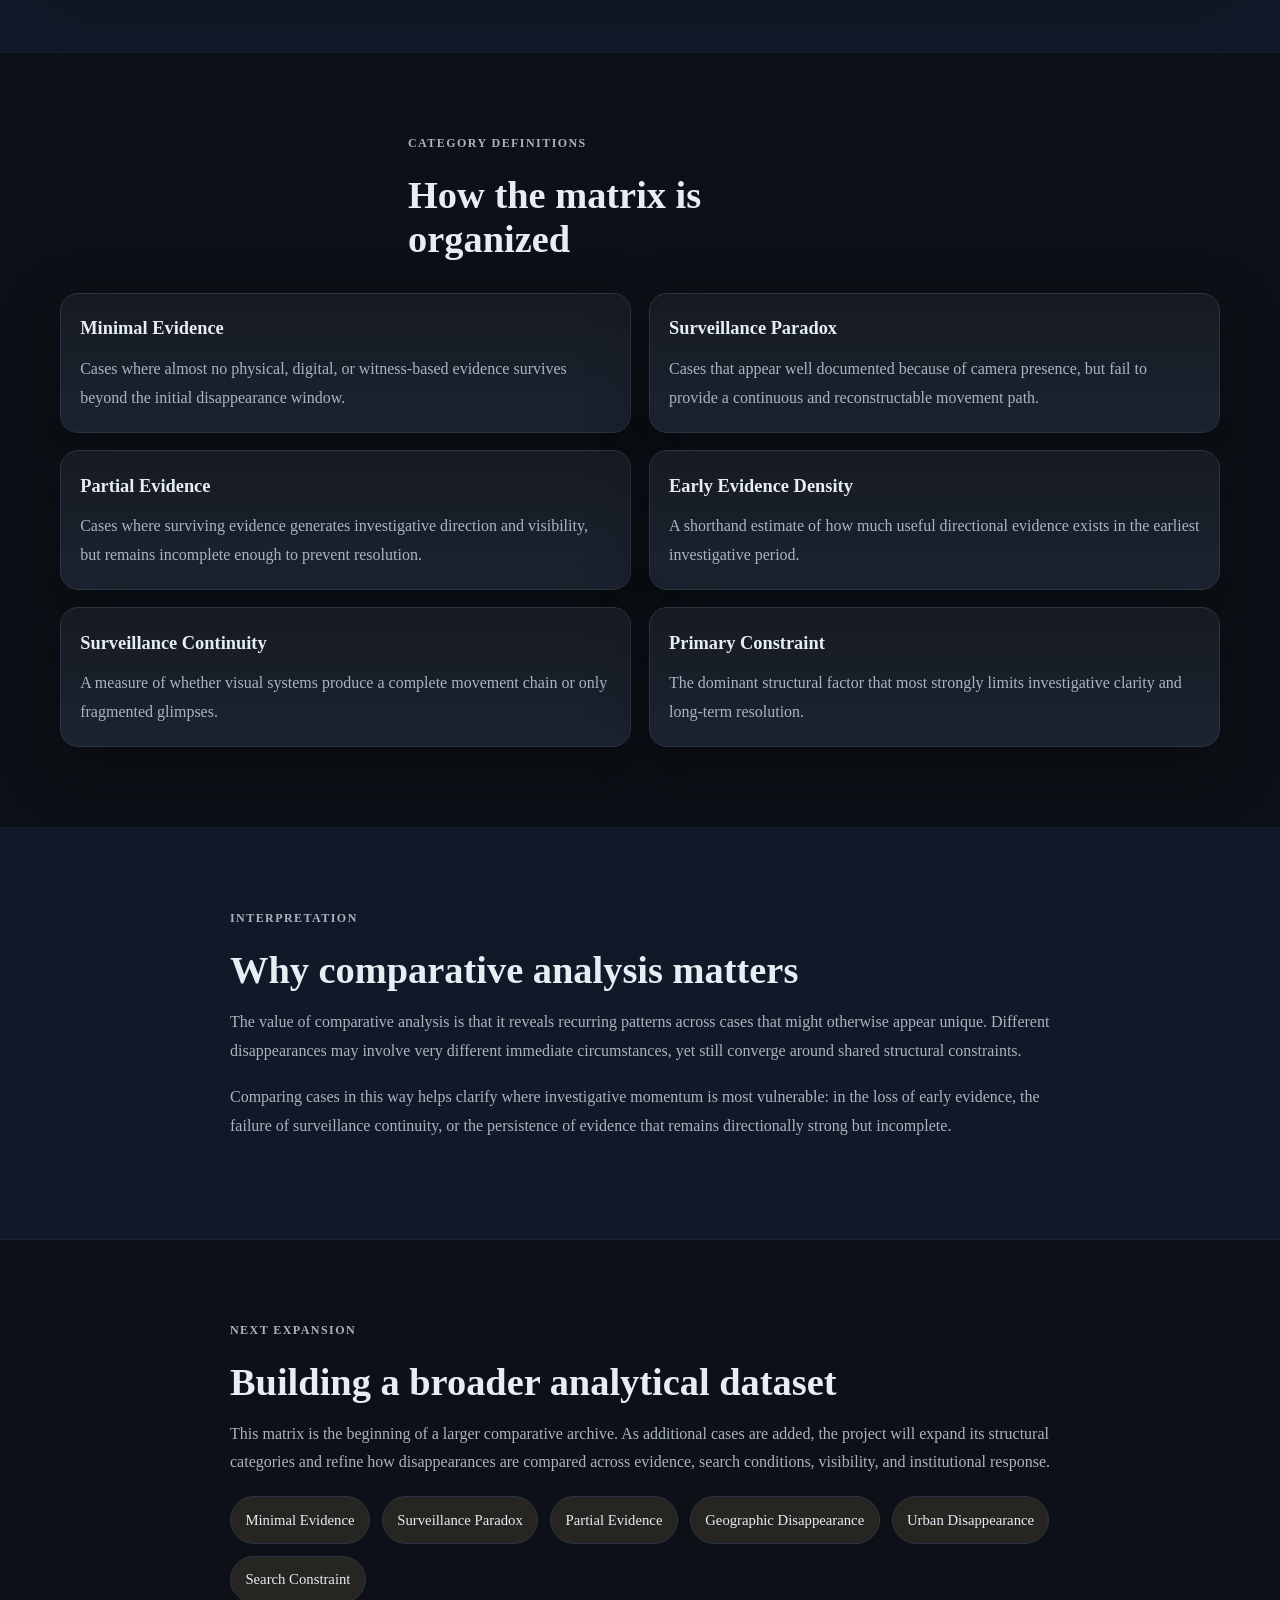
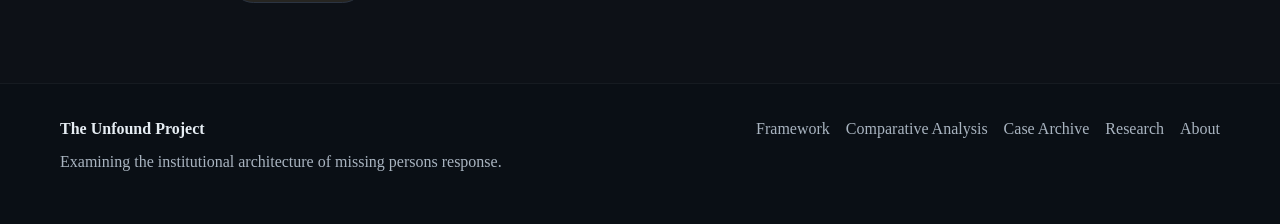
<file: analysis.html>
<!DOCTYPE html>
<html lang="en">
<head>
  <meta charset="UTF-8" />
  <meta name="viewport" content="width=device-width, initial-scale=1.0" />

  <title>Comparative Analysis | The Unfound Project</title>

  <meta
    name="description"
    content="Comparative analysis of missing persons cases by structural category, evidence density, surveillance continuity, amplification, and investigative constraint."
  />

  <link rel="stylesheet" href="styles.css" />
</head>

<body>

<header class="site-header">
  <div class="container nav">
    <div class="brand">The Unfound Project</div>

    <nav>
      <a href="index.html">Home</a>
      <a href="framework.html">Framework</a>
      <a href="cases.html">Case Archive</a>
      <a class="active" href="analysis.html">Analysis</a>
      <a href="book.html">Book</a>
      <a href="research.html">Research</a>
      <a href="about.html">About</a>
    </nav>
  </div>
</header>

<main>

<section class="hero research-hero">
  <div class="container narrow">

    <p class="eyebrow">Comparative Analysis</p>

    <h1>Recurring structural patterns across cases.</h1>

    <p class="lead">
      The Unfound Project compares disappearance cases through shared structural
      variables rather than isolated narrative mystery. This matrix shows how
      different evidence conditions, surveillance environments, and amplification
      patterns shape investigative trajectory.
    </p>

  </div>
</section>

<section class="section">
  <div class="container narrow">

    <p class="section-kicker">Comparative Matrix</p>

    <h2>Initial analytical dataset</h2>

    <p>
      These cases function as an early comparative set. Each illustrates a distinct
      structural failure mode within missing persons response: minimal-evidence
      disappearances, surveillance paradox cases, and partial-evidence cases that
      sustain momentum without producing closure.
    </p>

  </div>
</section>

<section class="section section-dark">
  <div class="container">

    <div class="table-wrap">

      <table class="analysis-table">

        <thead>
          <tr>
            <th>Case</th>
            <th>Structural Category</th>
            <th>Early Evidence Density</th>
            <th>Surveillance Continuity</th>
            <th>Amplification Level</th>
            <th>Primary Constraint</th>
          </tr>
        </thead>

        <tbody>

          <tr>
            <td><a href="jason-jolkowski.html">Jason Jolkowski</a></td>
            <td>Minimal Evidence</td>
            <td>Very Low</td>
            <td>None</td>
            <td>Moderate</td>
            <td>Early ambiguity</td>
          </tr>

          <tr>
            <td><a href="brandon-swanson.html">Brandon Swanson</a></td>
            <td>Geographic Disappearance</td>
            <td>Very Low</td>
            <td>None</td>
            <td>Moderate</td>
            <td>Terrain uncertainty</td>
          </tr>

          <tr>
            <td><a href="brian-shaffer.html">Brian Shaffer</a></td>
            <td>Surveillance Paradox</td>
            <td>Medium</td>
            <td>Broken</td>
            <td>High</td>
            <td>Visibility without continuity</td>
          </tr>

          <tr>
            <td><a href="jennifer-kesse.html">Jennifer Kesse</a></td>
            <td>Partial Evidence</td>
            <td>Medium</td>
            <td>Partial</td>
            <td>High</td>
            <td>Direction without closure</td>
          </tr>

          <tr>
            <td><a href="maura-murray.html">Maura Murray</a></td>
            <td>Partial Evidence</td>
            <td>Medium</td>
            <td>Limited</td>
            <td>High</td>
            <td>Directional uncertainty</td>
          </tr>
          
        </tbody>

      </table>

    </div>

  </div>
</section>

<section class="section">
  <div class="container">

    <div class="section-heading narrow">
      <p class="section-kicker">Category Definitions</p>
      <h2>How the matrix is organized</h2>
    </div>

    <div class="method-grid">

      <div class="method-item">
        <h3>Minimal Evidence</h3>
        <p>
          Cases where almost no physical, digital, or witness-based evidence survives
          beyond the initial disappearance window.
        </p>
      </div>

      <div class="method-item">
        <h3>Surveillance Paradox</h3>
        <p>
          Cases that appear well documented because of camera presence, but fail to
          provide a continuous and reconstructable movement path.
        </p>
      </div>

      <div class="method-item">
        <h3>Partial Evidence</h3>
        <p>
          Cases where surviving evidence generates investigative direction and visibility,
          but remains incomplete enough to prevent resolution.
        </p>
      </div>

      <div class="method-item">
        <h3>Early Evidence Density</h3>
        <p>
          A shorthand estimate of how much useful directional evidence exists in the
          earliest investigative period.
        </p>
      </div>

      <div class="method-item">
        <h3>Surveillance Continuity</h3>
        <p>
          A measure of whether visual systems produce a complete movement chain or
          only fragmented glimpses.
        </p>
      </div>

      <div class="method-item">
        <h3>Primary Constraint</h3>
        <p>
          The dominant structural factor that most strongly limits investigative
          clarity and long-term resolution.
        </p>
      </div>

    </div>

  </div>
</section>

<section class="section section-dark">
  <div class="container narrow">

    <p class="section-kicker">Interpretation</p>

    <h2>Why comparative analysis matters</h2>

    <p>
      The value of comparative analysis is that it reveals recurring patterns across
      cases that might otherwise appear unique. Different disappearances may involve
      very different immediate circumstances, yet still converge around shared
      structural constraints.
    </p>

    <p>
      Comparing cases in this way helps clarify where investigative momentum is most
      vulnerable: in the loss of early evidence, the failure of surveillance continuity,
      or the persistence of evidence that remains directionally strong but incomplete.
    </p>

  </div>
</section>

<section class="section">
  <div class="container narrow">

    <p class="section-kicker">Next Expansion</p>

    <h2>Building a broader analytical dataset</h2>

    <p>
      This matrix is the beginning of a larger comparative archive. As additional cases
      are added, the project will expand its structural categories and refine how
      disappearances are compared across evidence, search conditions, visibility,
      and institutional response.
    </p>

    <div class="tag-list">
      <span>Minimal Evidence</span>
      <span>Surveillance Paradox</span>
      <span>Partial Evidence</span>
      <span>Geographic Disappearance</span>
      <span>Urban Disappearance</span>
      <span>Search Constraint</span>
    </div>

  </div>
</section>

</main>

<footer class="site-footer">
  <div class="container footer-inner">

    <div>
      <strong>The Unfound Project</strong>
      <p>Examining the institutional architecture of missing persons response.</p>
    </div>

    <div class="footer-links">
      <a href="framework.html">Framework</a>
      <a href="analysis.html">Comparative Analysis</a>
      <a href="cases.html">Case Archive</a>
      <a href="research.html">Research</a>
      <a href="about.html">About</a>
    </div>

  </div>
</footer>

</body>
</html>
</file>
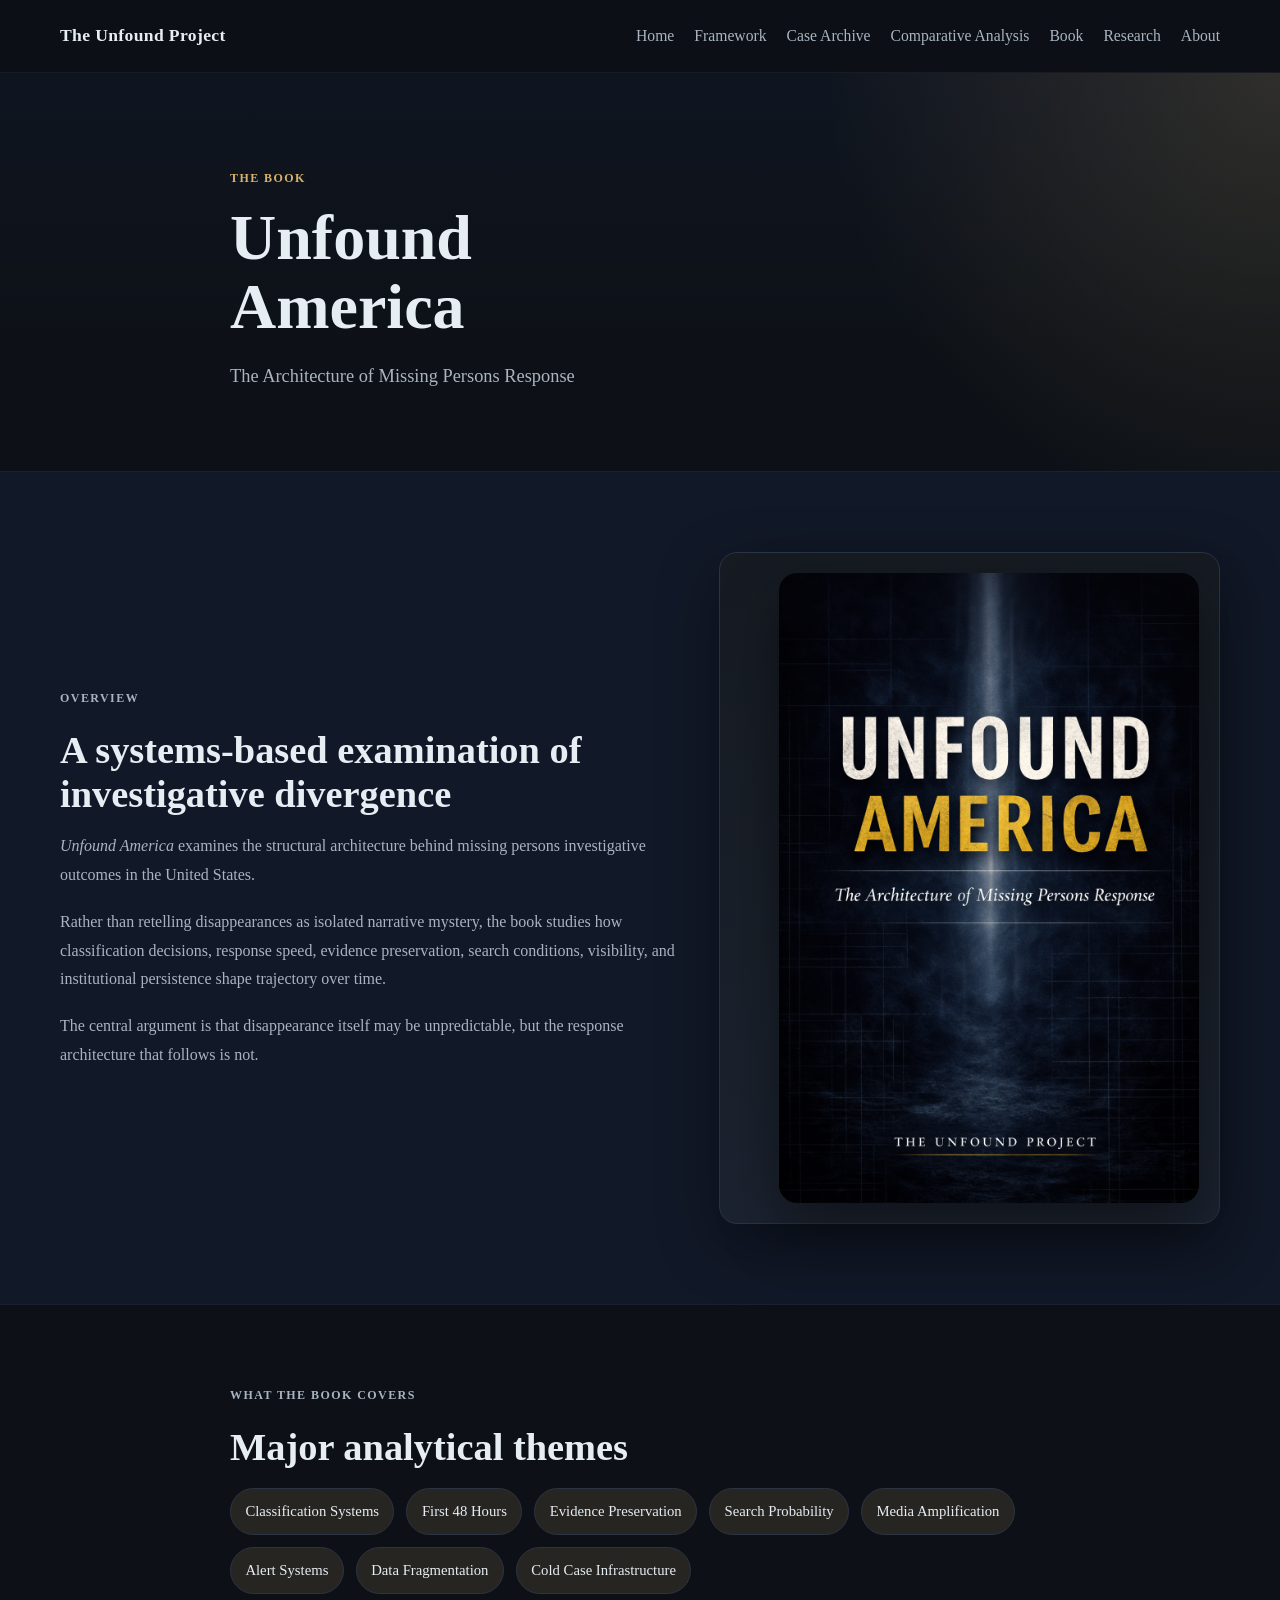
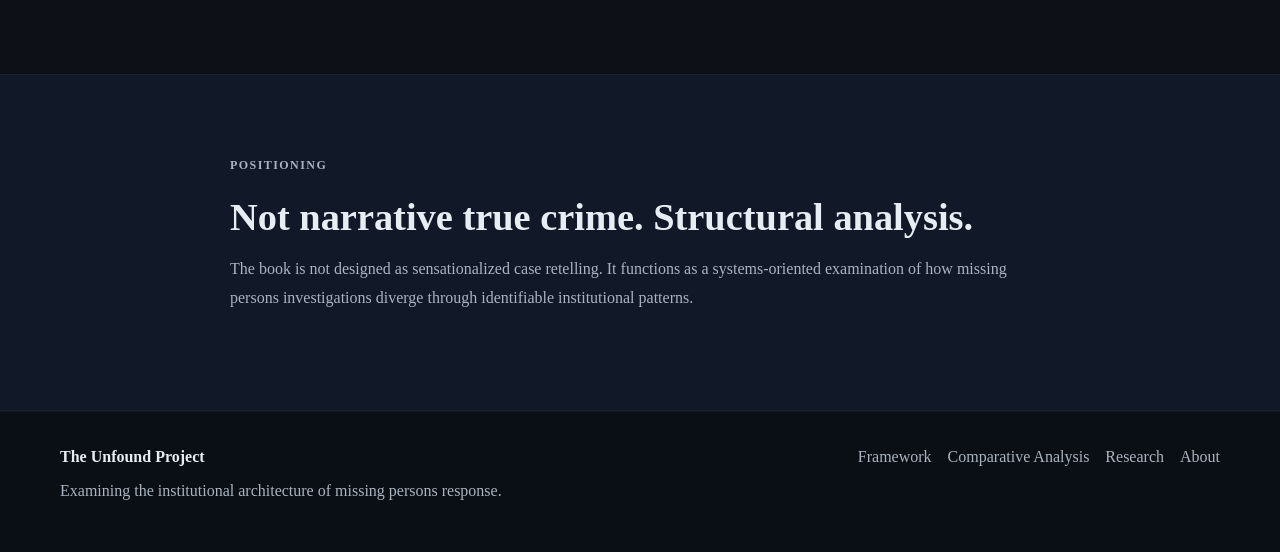
<file: book.html>
<!DOCTYPE html>
<html lang="en">
<head>
  <meta charset="UTF-8" />
  <meta name="viewport" content="width=device-width, initial-scale=1.0" />
  <title>Book | The Unfound Project</title>
  <meta
    name="description"
    content="Unfound America: The Architecture of Missing Persons Response."
  />
  <link rel="stylesheet" href="styles.css" />
</head>
<body>
  <header class="site-header">
    <div class="container nav">
      <div class="brand">The Unfound Project</div>
      <nav>
        <a href="index.html">Home</a>
        <a href="framework.html">Framework</a>
        <a href="cases.html">Case Archive</a>
        <a href="analysis.html">Comparative Analysis</a>
        <a href="book.html">Book</a>
        <a href="research.html">Research</a>
        <a href="about.html">About</a>
      </nav>
    </div>
  </header>

  <main>
    <section class="hero research-hero">
      <div class="container narrow">
        <p class="eyebrow">The Book</p>
        <h1>Unfound America</h1>
        <p class="lead">
          The Architecture of Missing Persons Response
        </p>
      </div>
    </section>

    <section class="section section-dark">
      <div class="container">
        <div class="two-col">
          <div>
            <p class="section-kicker">Overview</p>
            <h2>A systems-based examination of investigative divergence</h2>
            <p>
              <em>Unfound America</em> examines the structural architecture behind missing
              persons investigative outcomes in the United States.
            </p>
            <p>
              Rather than retelling disappearances as isolated narrative mystery, the book
              studies how classification decisions, response speed, evidence preservation,
              search conditions, visibility, and institutional persistence shape trajectory
              over time.
            </p>
            <p>
              The central argument is that disappearance itself may be unpredictable, but
              the response architecture that follows is not.
            </p>
          </div>

          <div class="book-card">
            <img
              src="unfound-america-cover.png"
              alt="Unfound America book cover"
              class="book-cover-live"
            />
          </div>
        </div>
      </div>
    </section>

    <section class="section">
      <div class="container narrow">
        <p class="section-kicker">What the book covers</p>
        <h2>Major analytical themes</h2>
        <div class="tag-list">
          <span>Classification Systems</span>
          <span>First 48 Hours</span>
          <span>Evidence Preservation</span>
          <span>Search Probability</span>
          <span>Media Amplification</span>
          <span>Alert Systems</span>
          <span>Data Fragmentation</span>
          <span>Cold Case Infrastructure</span>
        </div>
      </div>
    </section>

    <section class="section section-dark">
      <div class="container narrow">
        <p class="section-kicker">Positioning</p>
        <h2>Not narrative true crime. Structural analysis.</h2>
        <p>
          The book is not designed as sensationalized case retelling. It functions as
          a systems-oriented examination of how missing persons investigations diverge
          through identifiable institutional patterns.
        </p>
      </div>
    </section>
  </main>

  <footer class="site-footer">
    <div class="container footer-inner">
      <div>
        <strong>The Unfound Project</strong>
        <p>Examining the institutional architecture of missing persons response.</p>
      </div>
      <div class="footer-links">
        <a href="framework.html">Framework</a>
        <a href="analysis.html">Comparative Analysis</a>
        <a href="research.html">Research</a>
        <a href="about.html">About</a>
      </div>
    </div>
  </footer>
</body>
</html>
</file>
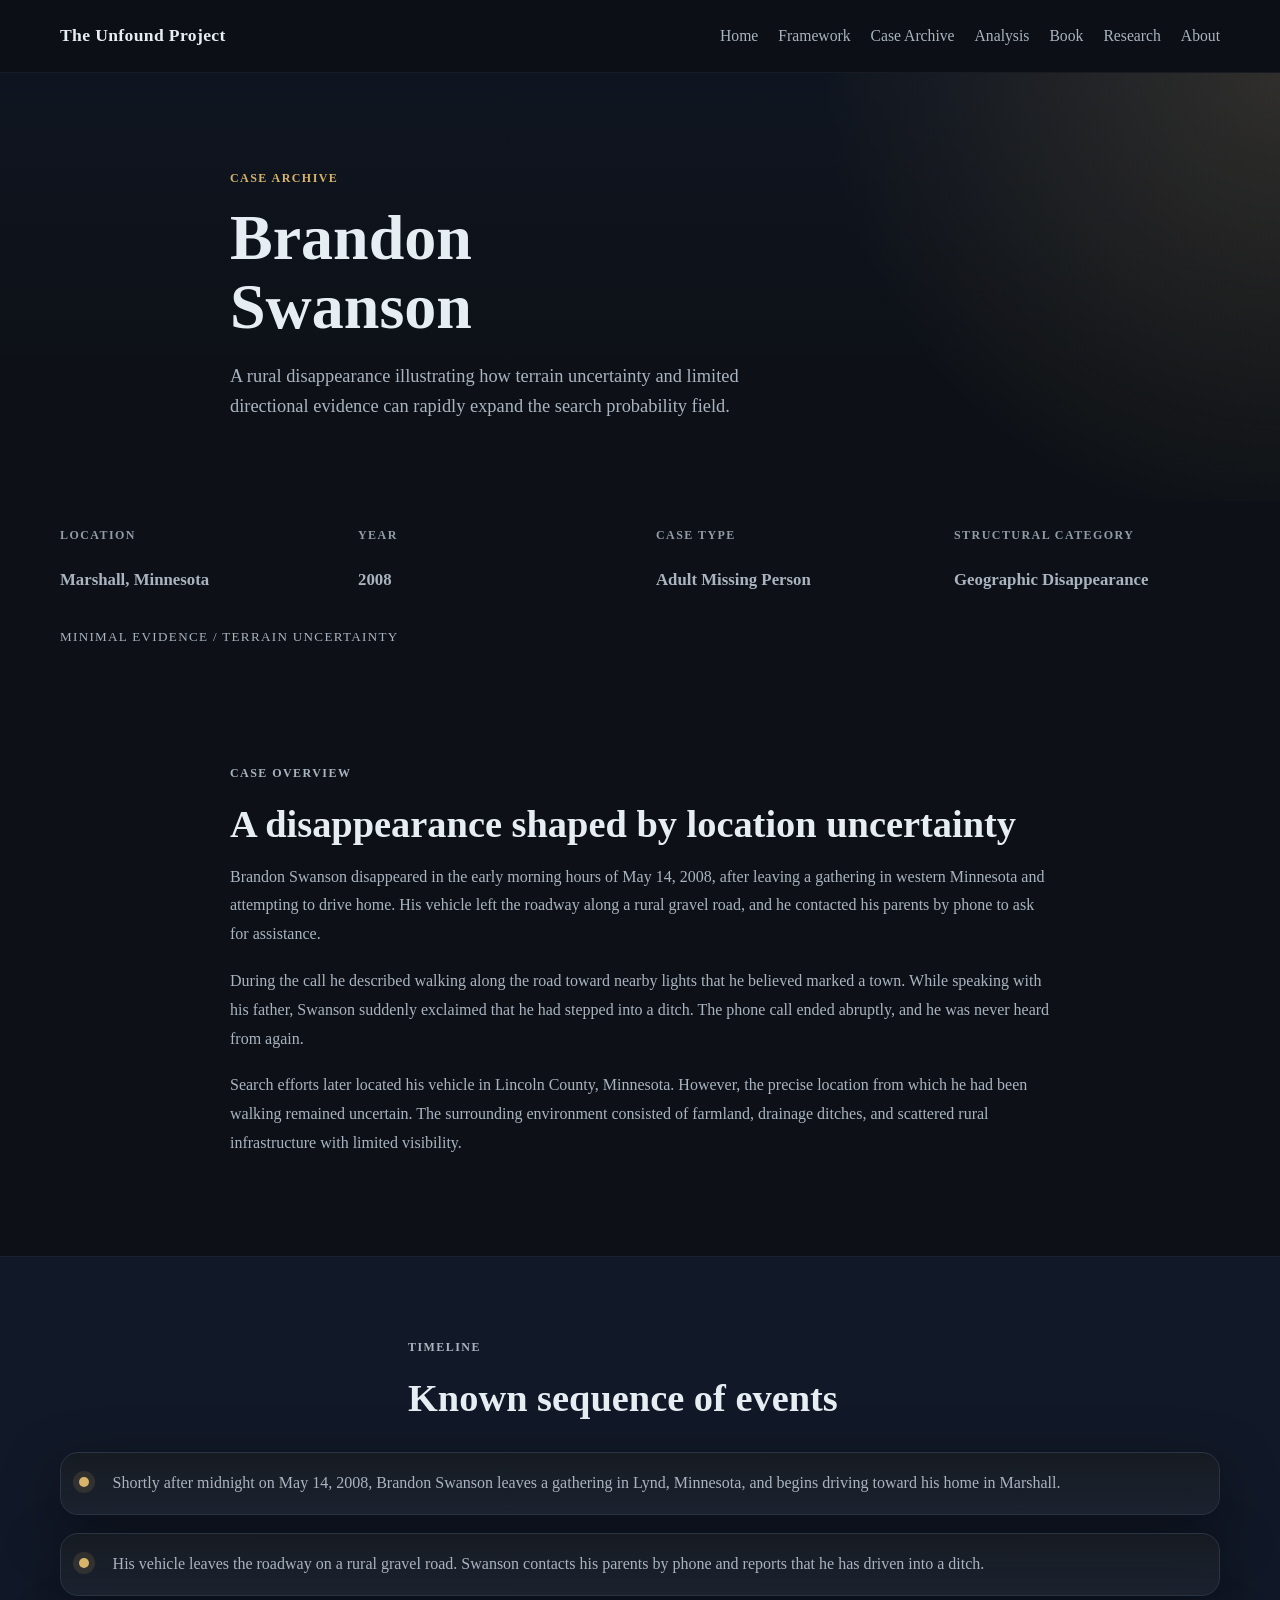
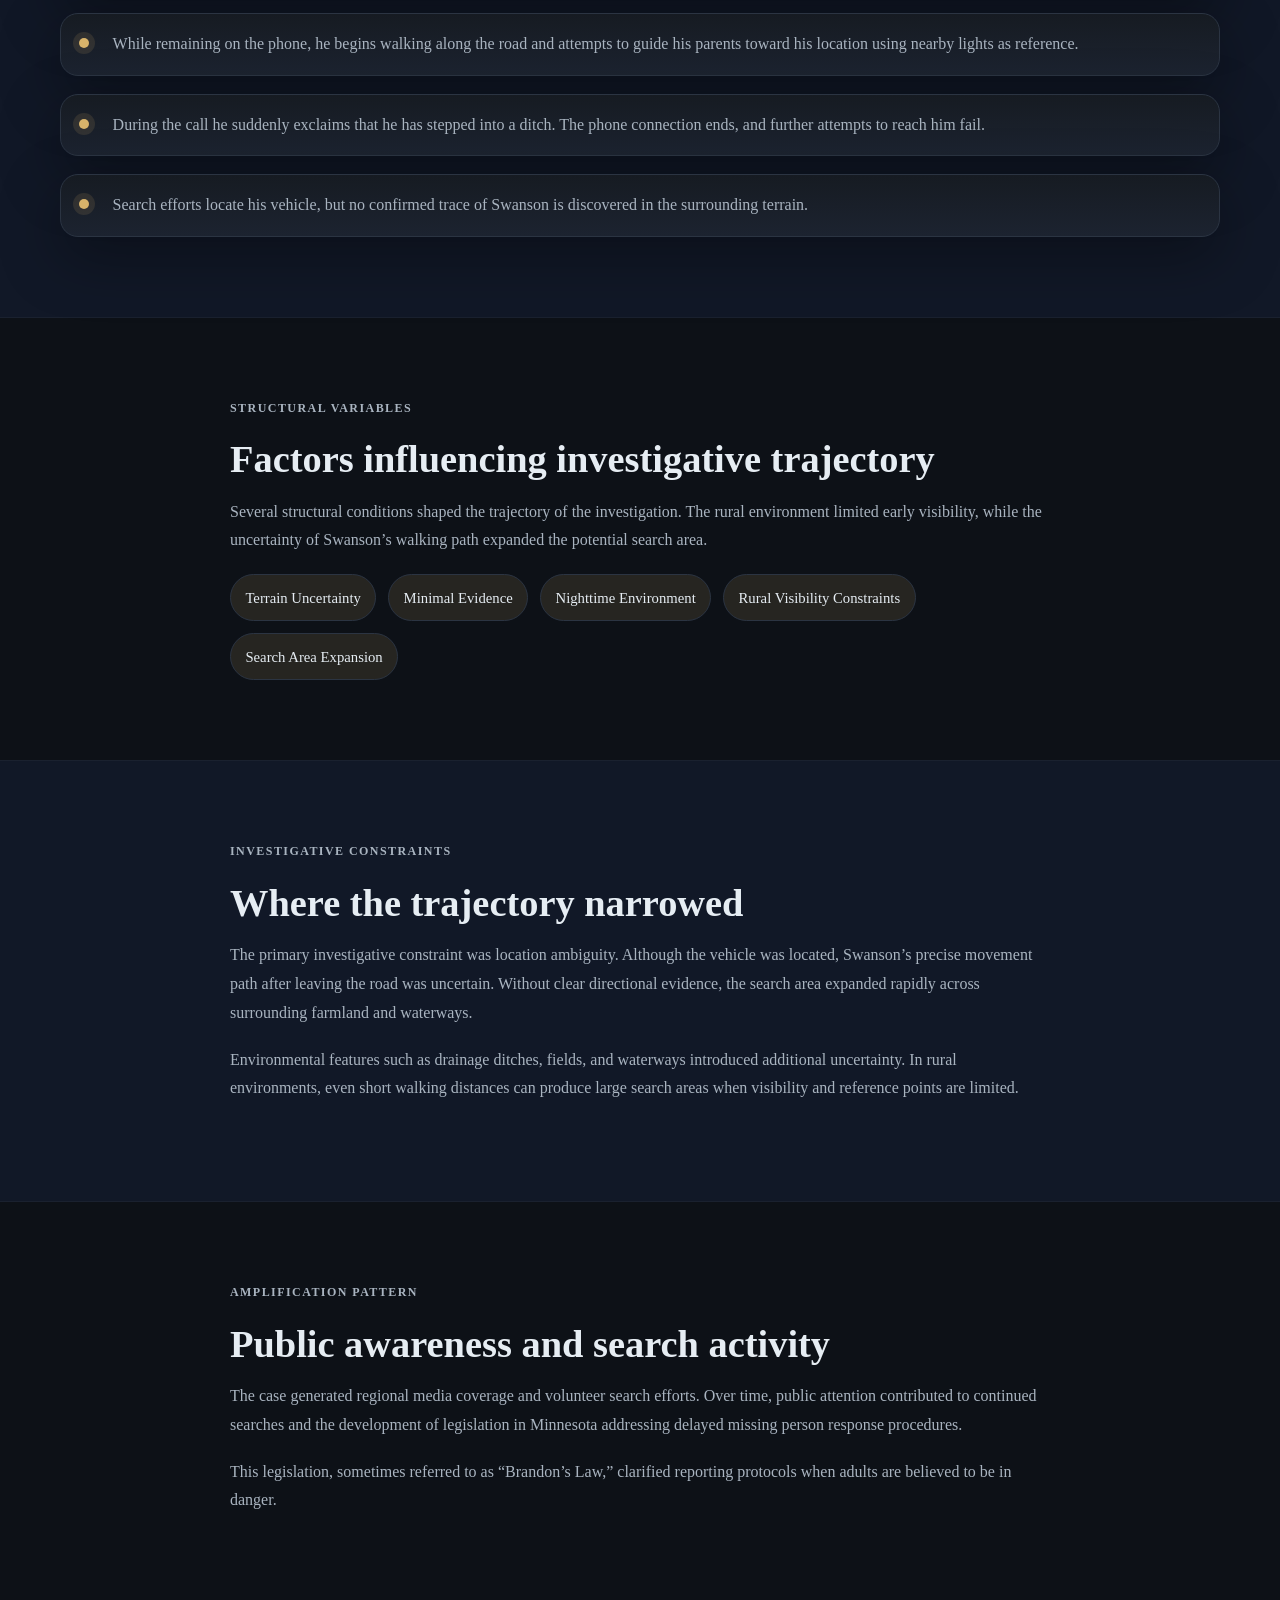
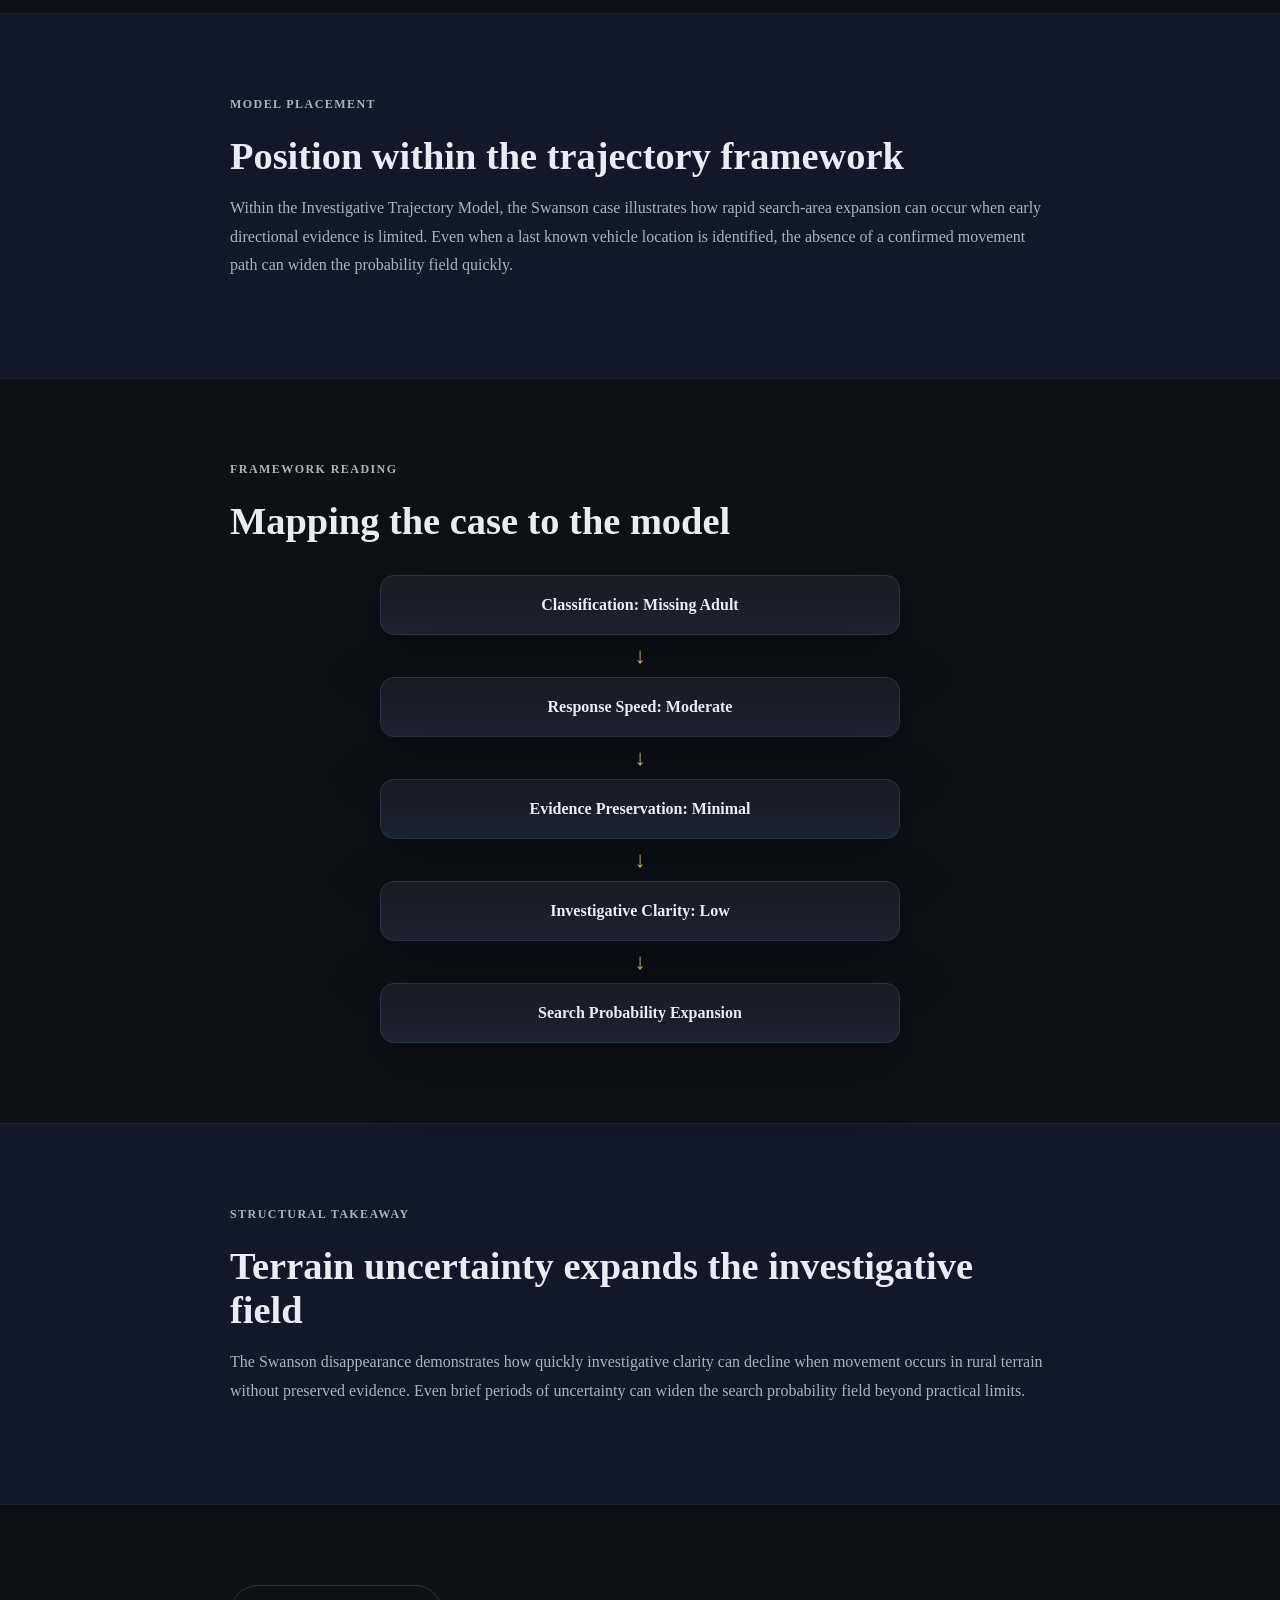
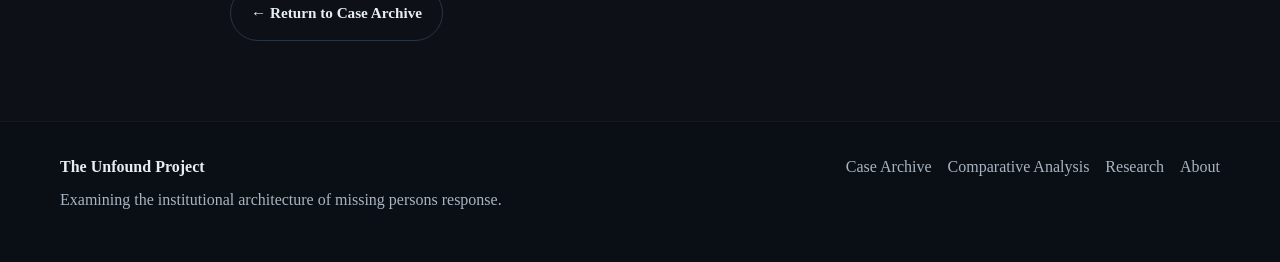
<file: brandon-swanson.html>
<!DOCTYPE html>
<html lang="en">
<head>
<meta charset="UTF-8" />
<meta name="viewport" content="width=device-width, initial-scale=1.0" />

<title>Brandon Swanson | The Unfound Project</title>

<meta
name="description"
content="Structural case analysis of Brandon Swanson examining rural disappearance dynamics, terrain uncertainty, and the widening search probability field."
/>

<link rel="stylesheet" href="styles.css" />
</head>

<body>

<header class="site-header">
<div class="container nav">

<div class="brand">The Unfound Project</div>

<nav>
<a href="index.html">Home</a>
<a href="framework.html">Framework</a>
<a href="cases.html">Case Archive</a>
<a href="analysis.html">Analysis</a>
<a href="book.html">Book</a>
<a href="research.html">Research</a>
<a href="about.html">About</a>
</nav>

</div>
</header>



<main>

<!-- HERO -->

<section class="hero case-hero">

<div class="container narrow">

<p class="eyebrow">Case Archive</p>

<h1>Brandon Swanson</h1>

<p class="lead">
A rural disappearance illustrating how terrain uncertainty and limited
directional evidence can rapidly expand the search probability field.
</p>

</div>

</section>



<!-- CASE METADATA -->

<section class="section case-meta">

<div class="container">

<div class="case-meta-grid">

<div>
<p class="meta-label">Location</p>
<p class="meta-value">Marshall, Minnesota</p>
</div>

<div>
<p class="meta-label">Year</p>
<p class="meta-value">2008</p>
</div>

<div>
<p class="meta-label">Case Type</p>
<p class="meta-value">Adult Missing Person</p>
</div>

<div>
<p class="meta-label">Structural Category</p>
<p class="meta-value">Geographic Disappearance</p>
</div>

</div>

<p class="case-type">Minimal Evidence / Terrain Uncertainty</p>

</div>

</section>



<!-- OVERVIEW -->

<section class="section">

<div class="container narrow">

<p class="section-kicker">Case Overview</p>

<h2>A disappearance shaped by location uncertainty</h2>

<p>
Brandon Swanson disappeared in the early morning hours of May 14, 2008,
after leaving a gathering in western Minnesota and attempting to drive home.
His vehicle left the roadway along a rural gravel road, and he contacted his
parents by phone to ask for assistance.
</p>

<p>
During the call he described walking along the road toward nearby lights that
he believed marked a town. While speaking with his father, Swanson suddenly
exclaimed that he had stepped into a ditch. The phone call ended abruptly,
and he was never heard from again.
</p>

<p>
Search efforts later located his vehicle in Lincoln County, Minnesota.
However, the precise location from which he had been walking remained
uncertain. The surrounding environment consisted of farmland, drainage
ditches, and scattered rural infrastructure with limited visibility.
</p>

</div>

</section>



<!-- TIMELINE -->

<section class="section section-dark">

<div class="container">

<div class="section-heading narrow">

<p class="section-kicker">Timeline</p>

<h2>Known sequence of events</h2>

</div>


<div class="timeline-list">

<div class="timeline-item">
<div class="timeline-marker"></div>
<p>
Shortly after midnight on May 14, 2008, Brandon Swanson leaves a gathering
in Lynd, Minnesota, and begins driving toward his home in Marshall.
</p>
</div>

<div class="timeline-item">
<div class="timeline-marker"></div>
<p>
His vehicle leaves the roadway on a rural gravel road. Swanson contacts his
parents by phone and reports that he has driven into a ditch.
</p>
</div>

<div class="timeline-item">
<div class="timeline-marker"></div>
<p>
While remaining on the phone, he begins walking along the road and attempts
to guide his parents toward his location using nearby lights as reference.
</p>
</div>

<div class="timeline-item">
<div class="timeline-marker"></div>
<p>
During the call he suddenly exclaims that he has stepped into a ditch.
The phone connection ends, and further attempts to reach him fail.
</p>
</div>

<div class="timeline-item">
<div class="timeline-marker"></div>
<p>
Search efforts locate his vehicle, but no confirmed trace of Swanson
is discovered in the surrounding terrain.
</p>
</div>

</div>

</div>

</section>



<!-- STRUCTURAL VARIABLES -->

<section class="section">

<div class="container narrow">

<p class="section-kicker">Structural Variables</p>

<h2>Factors influencing investigative trajectory</h2>

<p>
Several structural conditions shaped the trajectory of the investigation.
The rural environment limited early visibility, while the uncertainty of
Swanson’s walking path expanded the potential search area.
</p>

<div class="tag-list">

<span>Terrain Uncertainty</span>
<span>Minimal Evidence</span>
<span>Nighttime Environment</span>
<span>Rural Visibility Constraints</span>
<span>Search Area Expansion</span>

</div>

</div>

</section>



<!-- INVESTIGATIVE CONSTRAINTS -->

<section class="section section-dark">

<div class="container narrow">

<p class="section-kicker">Investigative Constraints</p>

<h2>Where the trajectory narrowed</h2>

<p>
The primary investigative constraint was location ambiguity. Although the
vehicle was located, Swanson’s precise movement path after leaving the road
was uncertain. Without clear directional evidence, the search area expanded
rapidly across surrounding farmland and waterways.
</p>

<p>
Environmental features such as drainage ditches, fields, and waterways
introduced additional uncertainty. In rural environments, even short walking
distances can produce large search areas when visibility and reference points
are limited.
</p>

</div>

</section>



<!-- AMPLIFICATION -->

<section class="section">

<div class="container narrow">

<p class="section-kicker">Amplification Pattern</p>

<h2>Public awareness and search activity</h2>

<p>
The case generated regional media coverage and volunteer search efforts.
Over time, public attention contributed to continued searches and the
development of legislation in Minnesota addressing delayed missing person
response procedures.
</p>

<p>
This legislation, sometimes referred to as “Brandon’s Law,” clarified
reporting protocols when adults are believed to be in danger.
</p>

</div>

</section>



<!-- MODEL PLACEMENT -->

<section class="section section-dark">

<div class="container narrow">

<p class="section-kicker">Model Placement</p>

<h2>Position within the trajectory framework</h2>

<p>
Within the Investigative Trajectory Model, the Swanson case illustrates how
rapid search-area expansion can occur when early directional evidence is
limited. Even when a last known vehicle location is identified, the absence
of a confirmed movement path can widen the probability field quickly.
</p>

</div>

</section>



<!-- FRAMEWORK READING -->

<section class="section">

<div class="container narrow">

<p class="section-kicker">Framework Reading</p>

<h2>Mapping the case to the model</h2>

<div class="diagram">

<div class="diagram-step">Classification: Missing Adult</div>
<div class="diagram-arrow">↓</div>

<div class="diagram-step">Response Speed: Moderate</div>
<div class="diagram-arrow">↓</div>

<div class="diagram-step">Evidence Preservation: Minimal</div>
<div class="diagram-arrow">↓</div>

<div class="diagram-step">Investigative Clarity: Low</div>
<div class="diagram-arrow">↓</div>

<div class="diagram-step">Search Probability Expansion</div>

</div>

</div>

</section>



<!-- TAKEAWAY -->

<section class="section section-dark">

<div class="container narrow">

<p class="section-kicker">Structural Takeaway</p>

<h2>Terrain uncertainty expands the investigative field</h2>

<p>
The Swanson disappearance demonstrates how quickly investigative clarity can
decline when movement occurs in rural terrain without preserved evidence.
Even brief periods of uncertainty can widen the search probability field
beyond practical limits.
</p>

</div>

</section>



<!-- RETURN -->

<section class="section">

<div class="container narrow">

<a class="button secondary" href="cases.html">
← Return to Case Archive
</a>

</div>

</section>



</main>



<footer class="site-footer">

<div class="container footer-inner">

<div>
<strong>The Unfound Project</strong>
<p>Examining the institutional architecture of missing persons response.</p>
</div>

<div class="footer-links">
<a href="cases.html">Case Archive</a>
<a href="analysis.html">Comparative Analysis</a>
<a href="research.html">Research</a>
<a href="about.html">About</a>
</div>

</div>

</footer>



</body>
</html>
</file>
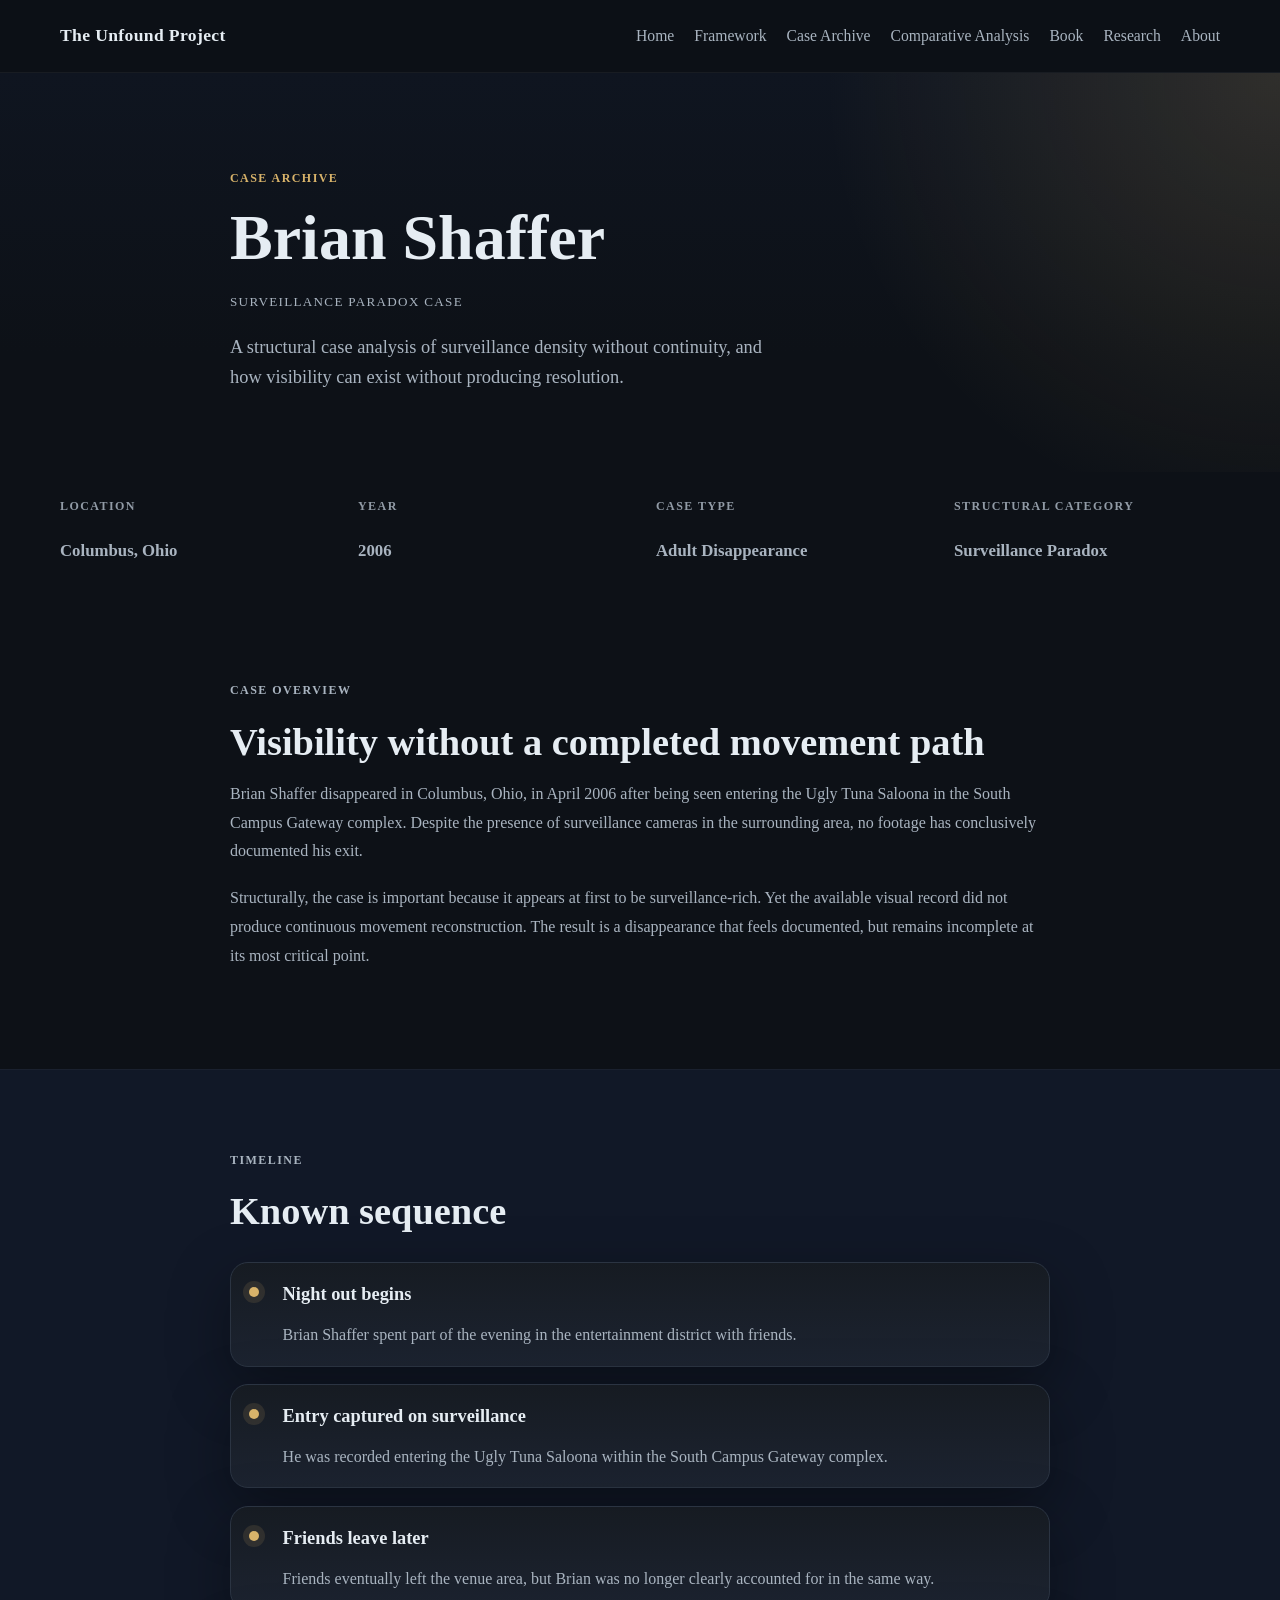
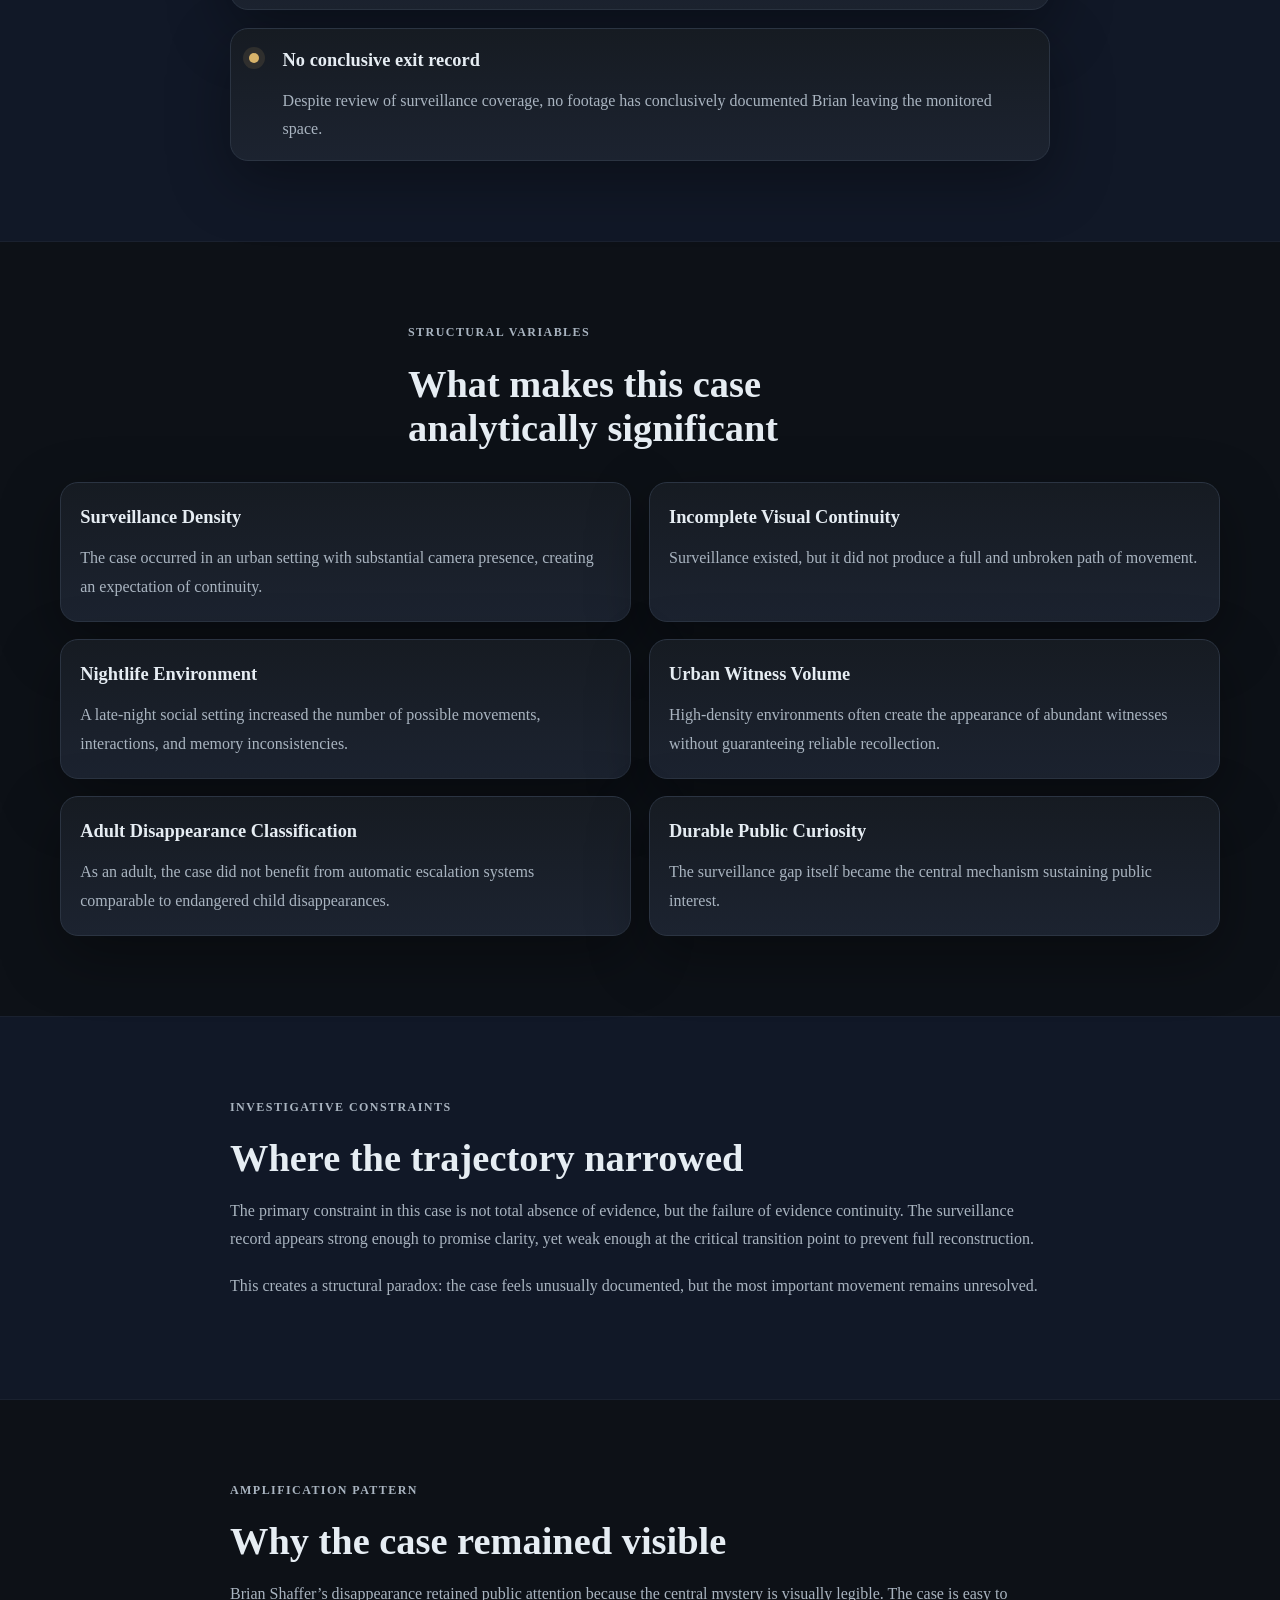
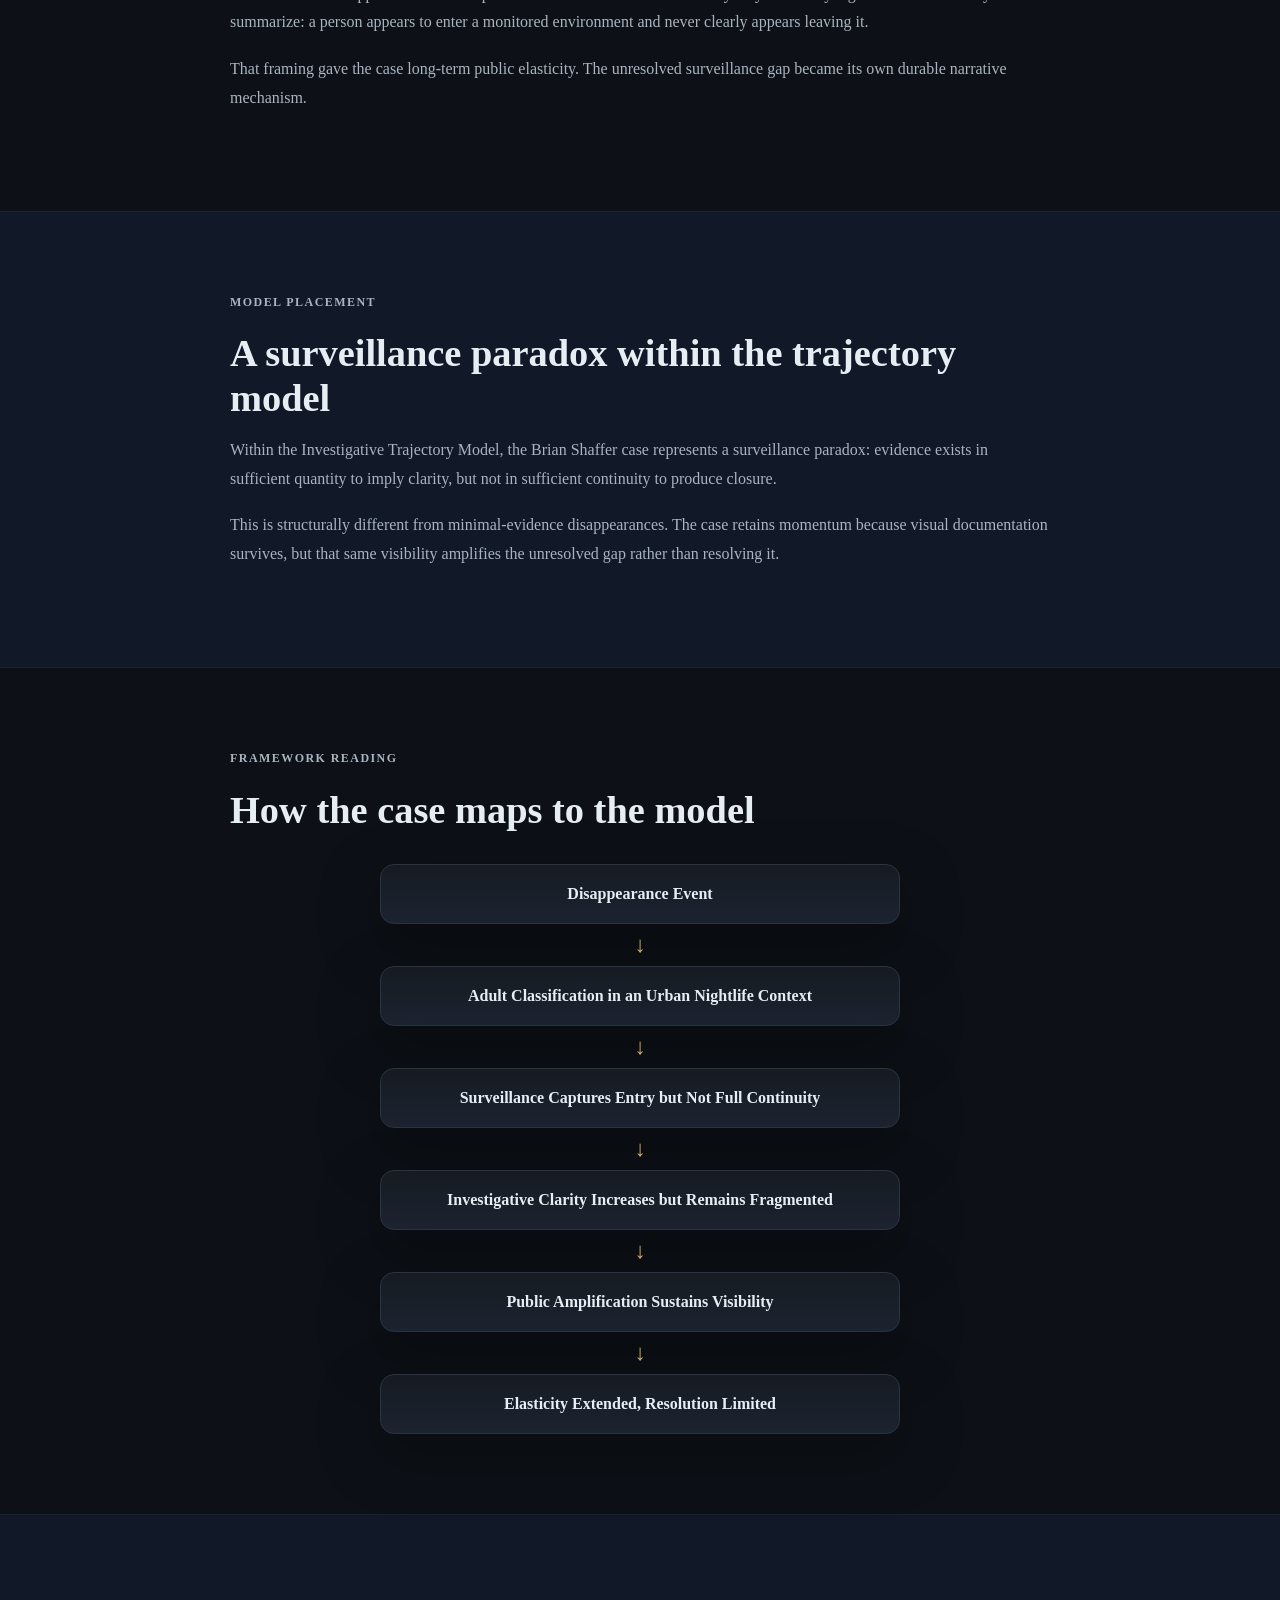
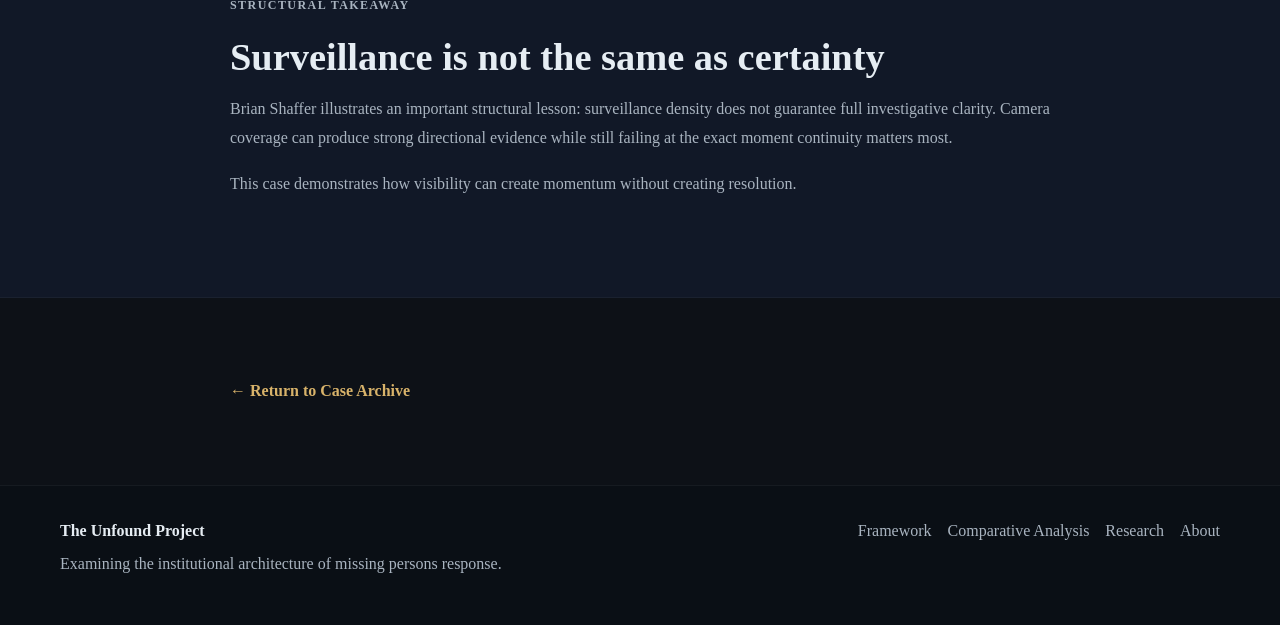
<file: brian-shaffer.html>
<!DOCTYPE html>
<html lang="en">
<head>
  <meta charset="UTF-8" />
  <meta name="viewport" content="width=device-width, initial-scale=1.0" />
  <title>Brian Shaffer | The Unfound Project</title>
  <meta
    name="description"
    content="Structural case analysis of Brian Shaffer examining surveillance density without continuity and unresolved movement through a monitored environment."
  />
  <link rel="stylesheet" href="styles.css" />
</head>
<body>
  <header class="site-header">
    <div class="container nav">
      <div class="brand">The Unfound Project</div>
      <nav>
        <a href="index.html">Home</a>
        <a href="framework.html">Framework</a>
        <a href="cases.html">Case Archive</a>
        <a href="analysis.html">Comparative Analysis</a>
        <a href="book.html">Book</a>
        <a href="research.html">Research</a>
        <a href="about.html">About</a>
      </nav>
    </div>
  </header>

  <main>
    <section class="hero case-hero">
      <div class="container narrow">
        <p class="eyebrow">Case Archive</p>
        <h1>Brian Shaffer</h1>
        <p class="case-type">Surveillance Paradox Case</p>
        <p class="lead">
          A structural case analysis of surveillance density without continuity, and how
          visibility can exist without producing resolution.
        </p>
      </div>
    </section>

    <section class="section case-meta">
      <div class="container">
        <div class="case-meta-grid">
          <div>
            <p class="meta-label">Location</p>
            <p class="meta-value">Columbus, Ohio</p>
          </div>
          <div>
            <p class="meta-label">Year</p>
            <p class="meta-value">2006</p>
          </div>
          <div>
            <p class="meta-label">Case Type</p>
            <p class="meta-value">Adult Disappearance</p>
          </div>
          <div>
            <p class="meta-label">Structural Category</p>
            <p class="meta-value">Surveillance Paradox</p>
          </div>
        </div>
      </div>
    </section>

    <section class="section">
      <div class="container narrow">
        <p class="section-kicker">Case Overview</p>
        <h2>Visibility without a completed movement path</h2>
        <p>
          Brian Shaffer disappeared in Columbus, Ohio, in April 2006 after being seen
          entering the Ugly Tuna Saloona in the South Campus Gateway complex. Despite
          the presence of surveillance cameras in the surrounding area, no footage has
          conclusively documented his exit.
        </p>
        <p>
          Structurally, the case is important because it appears at first to be
          surveillance-rich. Yet the available visual record did not produce continuous
          movement reconstruction. The result is a disappearance that feels documented,
          but remains incomplete at its most critical point.
        </p>
      </div>
    </section>

    <section class="section section-dark">
      <div class="container narrow">
        <p class="section-kicker">Timeline</p>
        <h2>Known sequence</h2>

        <div class="timeline-list">
          <div class="timeline-item"><div class="timeline-marker"></div><div><h3>Night out begins</h3><p>Brian Shaffer spent part of the evening in the entertainment district with friends.</p></div></div>
          <div class="timeline-item"><div class="timeline-marker"></div><div><h3>Entry captured on surveillance</h3><p>He was recorded entering the Ugly Tuna Saloona within the South Campus Gateway complex.</p></div></div>
          <div class="timeline-item"><div class="timeline-marker"></div><div><h3>Friends leave later</h3><p>Friends eventually left the venue area, but Brian was no longer clearly accounted for in the same way.</p></div></div>
          <div class="timeline-item"><div class="timeline-marker"></div><div><h3>No conclusive exit record</h3><p>Despite review of surveillance coverage, no footage has conclusively documented Brian leaving the monitored space.</p></div></div>
        </div>
      </div>
    </section>

    <section class="section">
      <div class="container">
        <div class="section-heading narrow">
          <p class="section-kicker">Structural Variables</p>
          <h2>What makes this case analytically significant</h2>
        </div>

        <div class="method-grid">
          <div class="method-item"><h3>Surveillance Density</h3><p>The case occurred in an urban setting with substantial camera presence, creating an expectation of continuity.</p></div>
          <div class="method-item"><h3>Incomplete Visual Continuity</h3><p>Surveillance existed, but it did not produce a full and unbroken path of movement.</p></div>
          <div class="method-item"><h3>Nightlife Environment</h3><p>A late-night social setting increased the number of possible movements, interactions, and memory inconsistencies.</p></div>
          <div class="method-item"><h3>Urban Witness Volume</h3><p>High-density environments often create the appearance of abundant witnesses without guaranteeing reliable recollection.</p></div>
          <div class="method-item"><h3>Adult Disappearance Classification</h3><p>As an adult, the case did not benefit from automatic escalation systems comparable to endangered child disappearances.</p></div>
          <div class="method-item"><h3>Durable Public Curiosity</h3><p>The surveillance gap itself became the central mechanism sustaining public interest.</p></div>
        </div>
      </div>
    </section>

    <section class="section section-dark">
      <div class="container narrow">
        <p class="section-kicker">Investigative Constraints</p>
        <h2>Where the trajectory narrowed</h2>
        <p>
          The primary constraint in this case is not total absence of evidence, but the
          failure of evidence continuity. The surveillance record appears strong enough
          to promise clarity, yet weak enough at the critical transition point to prevent
          full reconstruction.
        </p>
        <p>
          This creates a structural paradox: the case feels unusually documented, but the
          most important movement remains unresolved.
        </p>
      </div>
    </section>

    <section class="section">
      <div class="container narrow">
        <p class="section-kicker">Amplification Pattern</p>
        <h2>Why the case remained visible</h2>
        <p>
          Brian Shaffer’s disappearance retained public attention because the central
          mystery is visually legible. The case is easy to summarize: a person appears
          to enter a monitored environment and never clearly appears leaving it.
        </p>
        <p>
          That framing gave the case long-term public elasticity. The unresolved
          surveillance gap became its own durable narrative mechanism.
        </p>
      </div>
    </section>

    <section class="section section-dark">
      <div class="container narrow">
        <p class="section-kicker">Model Placement</p>
        <h2>A surveillance paradox within the trajectory model</h2>
        <p>
          Within the Investigative Trajectory Model, the Brian Shaffer case represents
          a surveillance paradox: evidence exists in sufficient quantity to imply clarity,
          but not in sufficient continuity to produce closure.
        </p>
        <p>
          This is structurally different from minimal-evidence disappearances. The case
          retains momentum because visual documentation survives, but that same visibility
          amplifies the unresolved gap rather than resolving it.
        </p>
      </div>
    </section>

    <section class="section">
      <div class="container narrow">
        <p class="section-kicker">Framework Reading</p>
        <h2>How the case maps to the model</h2>

        <div class="diagram">
          <div class="diagram-step">Disappearance Event</div>
          <div class="diagram-arrow">↓</div>
          <div class="diagram-step">Adult Classification in an Urban Nightlife Context</div>
          <div class="diagram-arrow">↓</div>
          <div class="diagram-step">Surveillance Captures Entry but Not Full Continuity</div>
          <div class="diagram-arrow">↓</div>
          <div class="diagram-step">Investigative Clarity Increases but Remains Fragmented</div>
          <div class="diagram-arrow">↓</div>
          <div class="diagram-step">Public Amplification Sustains Visibility</div>
          <div class="diagram-arrow">↓</div>
          <div class="diagram-step">Elasticity Extended, Resolution Limited</div>
        </div>
      </div>
    </section>

    <section class="section section-dark">
      <div class="container narrow">
        <p class="section-kicker">Structural Takeaway</p>
        <h2>Surveillance is not the same as certainty</h2>
        <p>
          Brian Shaffer illustrates an important structural lesson: surveillance density
          does not guarantee full investigative clarity. Camera coverage can produce
          strong directional evidence while still failing at the exact moment continuity
          matters most.
        </p>
        <p>
          This case demonstrates how visibility can create momentum without creating resolution.
        </p>
      </div>
    </section>

    <section class="section">
      <div class="container narrow">
        <a class="text-link" href="cases.html">← Return to Case Archive</a>
      </div>
    </section>
  </main>

  <footer class="site-footer">
    <div class="container footer-inner">
      <div>
        <strong>The Unfound Project</strong>
        <p>Examining the institutional architecture of missing persons response.</p>
      </div>
      <div class="footer-links">
        <a href="framework.html">Framework</a>
        <a href="analysis.html">Comparative Analysis</a>
        <a href="research.html">Research</a>
        <a href="about.html">About</a>
      </div>
    </div>
  </footer>
</body>
</html>
</file>
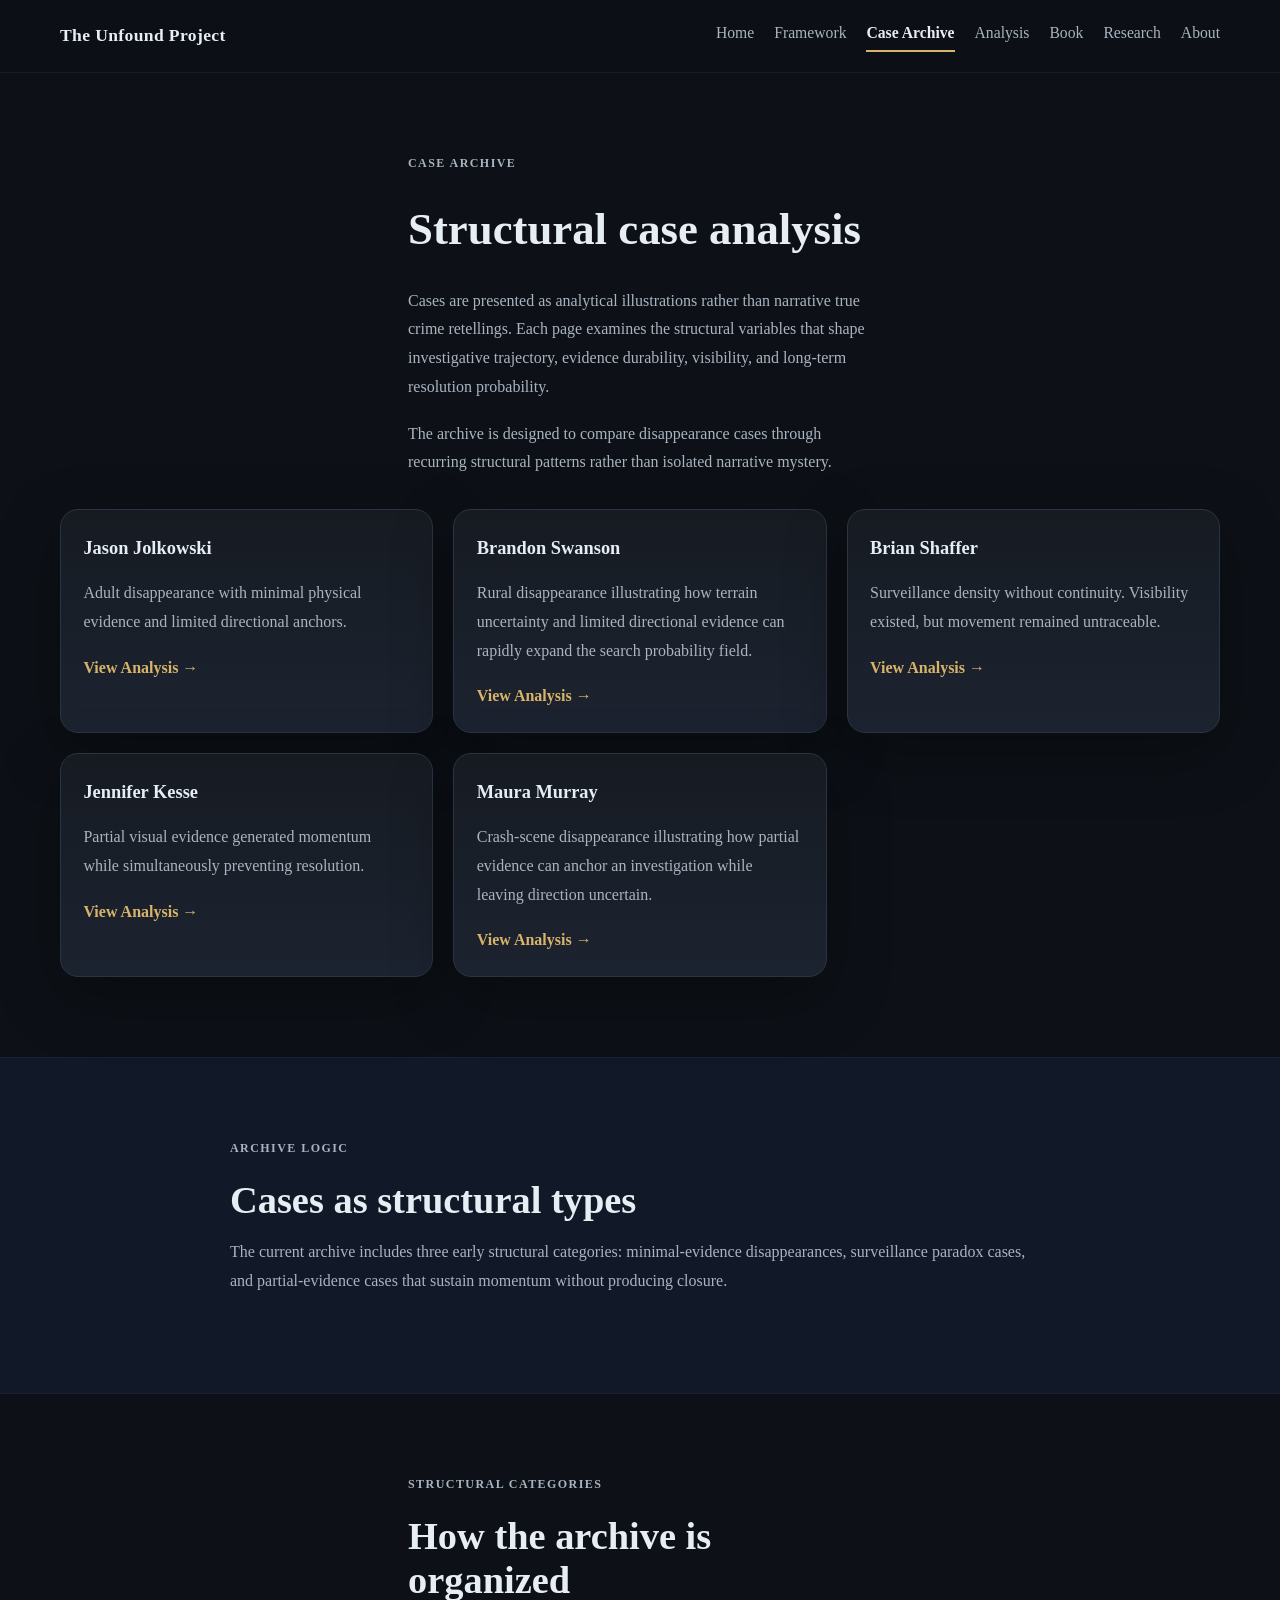
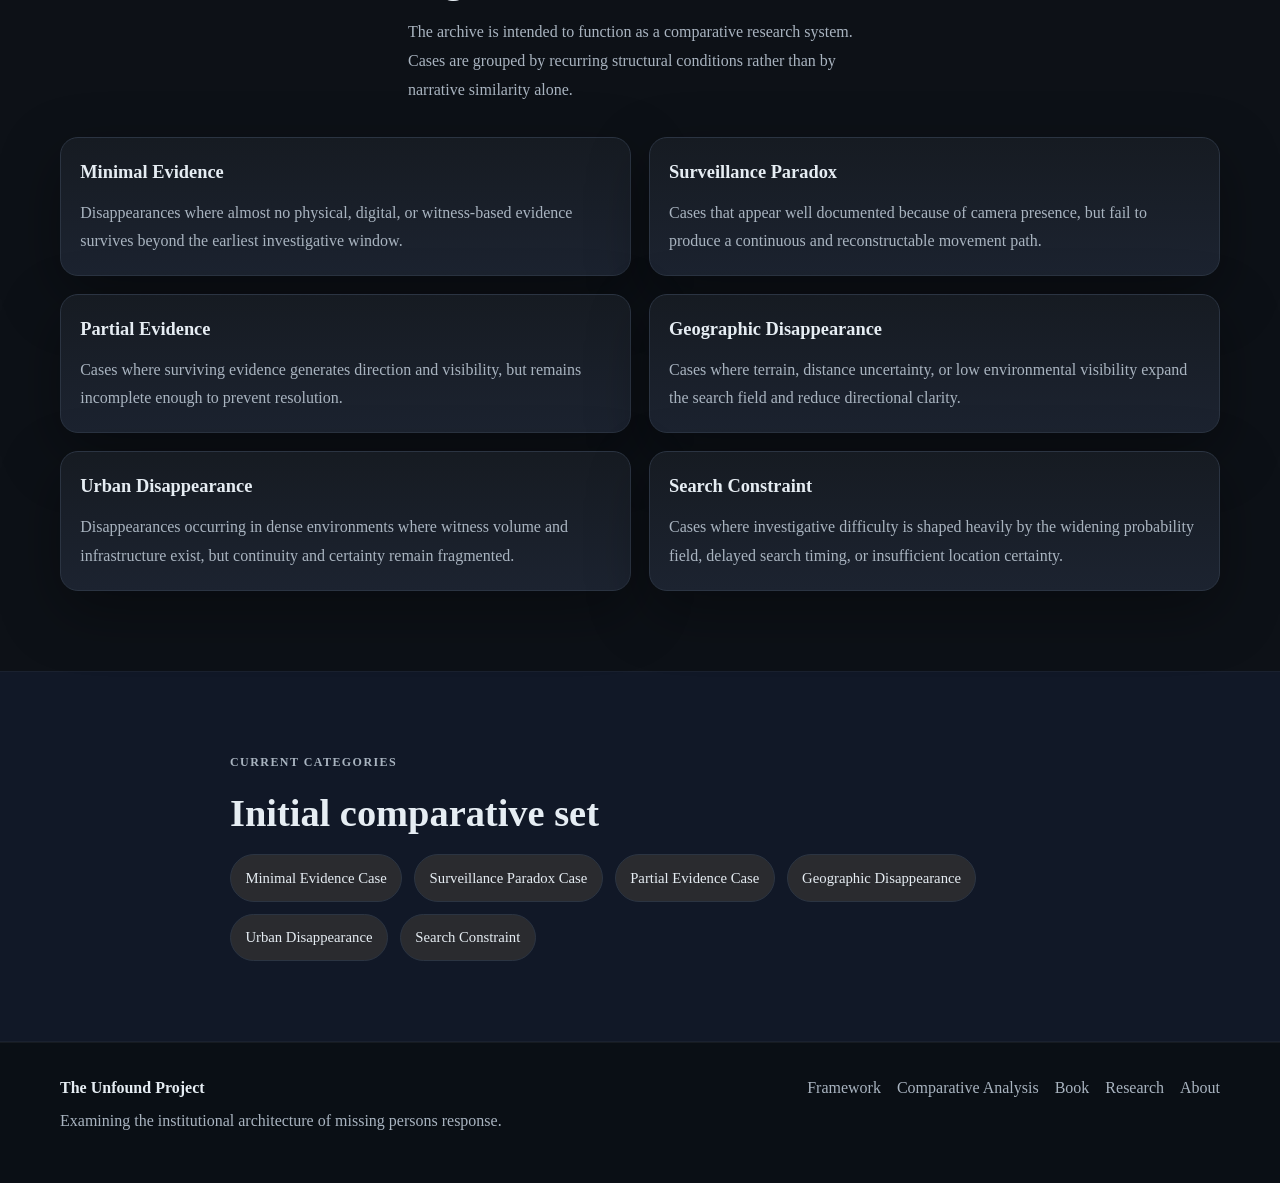
<file: cases.html>
<!DOCTYPE html>
<html lang="en">
<head>
  <meta charset="UTF-8" />
  <meta name="viewport" content="width=device-width, initial-scale=1.0" />
  <title>Case Archive | The Unfound Project</title>
  <meta
    name="description"
    content="Structural case analysis archive from The Unfound Project examining how missing persons investigations diverge through evidence, classification, visibility, and institutional response."
  />
  <link rel="stylesheet" href="styles.css" />
</head>

<body>
  <header class="site-header">
    <div class="container nav">
      <div class="brand">The Unfound Project</div>

      <nav>
        <a href="index.html">Home</a>
        <a href="framework.html">Framework</a>
        <a class="active" href="cases.html">Case Archive</a>
        <a href="analysis.html">Analysis</a>
        <a href="book.html">Book</a>
        <a href="research.html">Research</a>
        <a href="about.html">About</a>
      </nav>
    </div>
  </header>

  <main>
    <section class="section">
      <div class="container">
        <div class="section-heading narrow">
          <p class="section-kicker">Case Archive</p>
          <h1>Structural case analysis</h1>
          <p>
            Cases are presented as analytical illustrations rather than narrative true crime
            retellings. Each page examines the structural variables that shape investigative
            trajectory, evidence durability, visibility, and long-term resolution probability.
          </p>
          <p>
            The archive is designed to compare disappearance cases through recurring structural
            patterns rather than isolated narrative mystery.
          </p>
        </div>

        <div class="case-grid">

          <article class="case-card">
            <h3><a href="jason-jolkowski.html">Jason Jolkowski</a></h3>
            <p>
              Adult disappearance with minimal physical evidence and limited directional anchors.
            </p>
            <a class="text-link" href="jason-jolkowski.html">View Analysis →</a>
          </article>

          <article class="case-card">
            <h3><a href="brandon-swanson.html">Brandon Swanson</a></h3>
            <p>
              Rural disappearance illustrating how terrain uncertainty and limited directional
              evidence can rapidly expand the search probability field.
            </p>
            <a class="text-link" href="brandon-swanson.html">View Analysis →</a>
          </article>

          <article class="case-card">
            <h3><a href="brian-shaffer.html">Brian Shaffer</a></h3>
            <p>
              Surveillance density without continuity. Visibility existed, but movement remained untraceable.
            </p>
            <a class="text-link" href="brian-shaffer.html">View Analysis →</a>
          </article>

          <article class="case-card">
            <h3><a href="jennifer-kesse.html">Jennifer Kesse</a></h3>
            <p>
              Partial visual evidence generated momentum while simultaneously preventing resolution.
            </p>
            <a class="text-link" href="jennifer-kesse.html">View Analysis →</a>
          </article>

         <article class="case-card">
           <h3><a href="maura-murray.html">Maura Murray</a></h3>
           <p>
             Crash-scene disappearance illustrating how partial evidence can anchor
             an investigation while leaving direction uncertain.
           </p>
           <a class="text-link" href="maura-murray.html">View Analysis →</a>
         </article>
          
        </div>
      </div>
    </section>

    <section class="section section-dark">
      <div class="container narrow">
        <p class="section-kicker">Archive Logic</p>
        <h2>Cases as structural types</h2>
        <p>
          The current archive includes three early structural categories:
          minimal-evidence disappearances, surveillance paradox cases, and
          partial-evidence cases that sustain momentum without producing closure.
        </p>
      </div>
    </section>

    <section class="section">
      <div class="container">
        <div class="section-heading narrow">
          <p class="section-kicker">Structural Categories</p>
          <h2>How the archive is organized</h2>
          <p>
            The archive is intended to function as a comparative research system. Cases are
            grouped by recurring structural conditions rather than by narrative similarity alone.
          </p>
        </div>

        <div class="method-grid">
          <div class="method-item">
            <h3>Minimal Evidence</h3>
            <p>
              Disappearances where almost no physical, digital, or witness-based evidence
              survives beyond the earliest investigative window.
            </p>
          </div>

          <div class="method-item">
            <h3>Surveillance Paradox</h3>
            <p>
              Cases that appear well documented because of camera presence, but fail to
              produce a continuous and reconstructable movement path.
            </p>
          </div>

          <div class="method-item">
            <h3>Partial Evidence</h3>
            <p>
              Cases where surviving evidence generates direction and visibility, but remains
              incomplete enough to prevent resolution.
            </p>
          </div>

          <div class="method-item">
            <h3>Geographic Disappearance</h3>
            <p>
              Cases where terrain, distance uncertainty, or low environmental visibility
              expand the search field and reduce directional clarity.
            </p>
          </div>

          <div class="method-item">
            <h3>Urban Disappearance</h3>
            <p>
              Disappearances occurring in dense environments where witness volume and
              infrastructure exist, but continuity and certainty remain fragmented.
            </p>
          </div>

          <div class="method-item">
            <h3>Search Constraint</h3>
            <p>
              Cases where investigative difficulty is shaped heavily by the widening
              probability field, delayed search timing, or insufficient location certainty.
            </p>
          </div>
        </div>
      </div>
    </section>

    <section class="section section-dark">
      <div class="container narrow">
        <p class="section-kicker">Current Categories</p>
        <h2>Initial comparative set</h2>
        <div class="tag-list">
          <span>Minimal Evidence Case</span>
          <span>Surveillance Paradox Case</span>
          <span>Partial Evidence Case</span>
          <span>Geographic Disappearance</span>
          <span>Urban Disappearance</span>
          <span>Search Constraint</span>
        </div>
      </div>
    </section>
  </main>

  <footer class="site-footer">
    <div class="container footer-inner">
      <div>
        <strong>The Unfound Project</strong>
        <p>Examining the institutional architecture of missing persons response.</p>
      </div>

      <div class="footer-links">
        <a href="framework.html">Framework</a>
        <a href="analysis.html">Comparative Analysis</a>
        <a href="book.html">Book</a>
        <a href="research.html">Research</a>
        <a href="about.html">About</a>
      </div>
    </div>
  </footer>
</body>
</html>
</file>
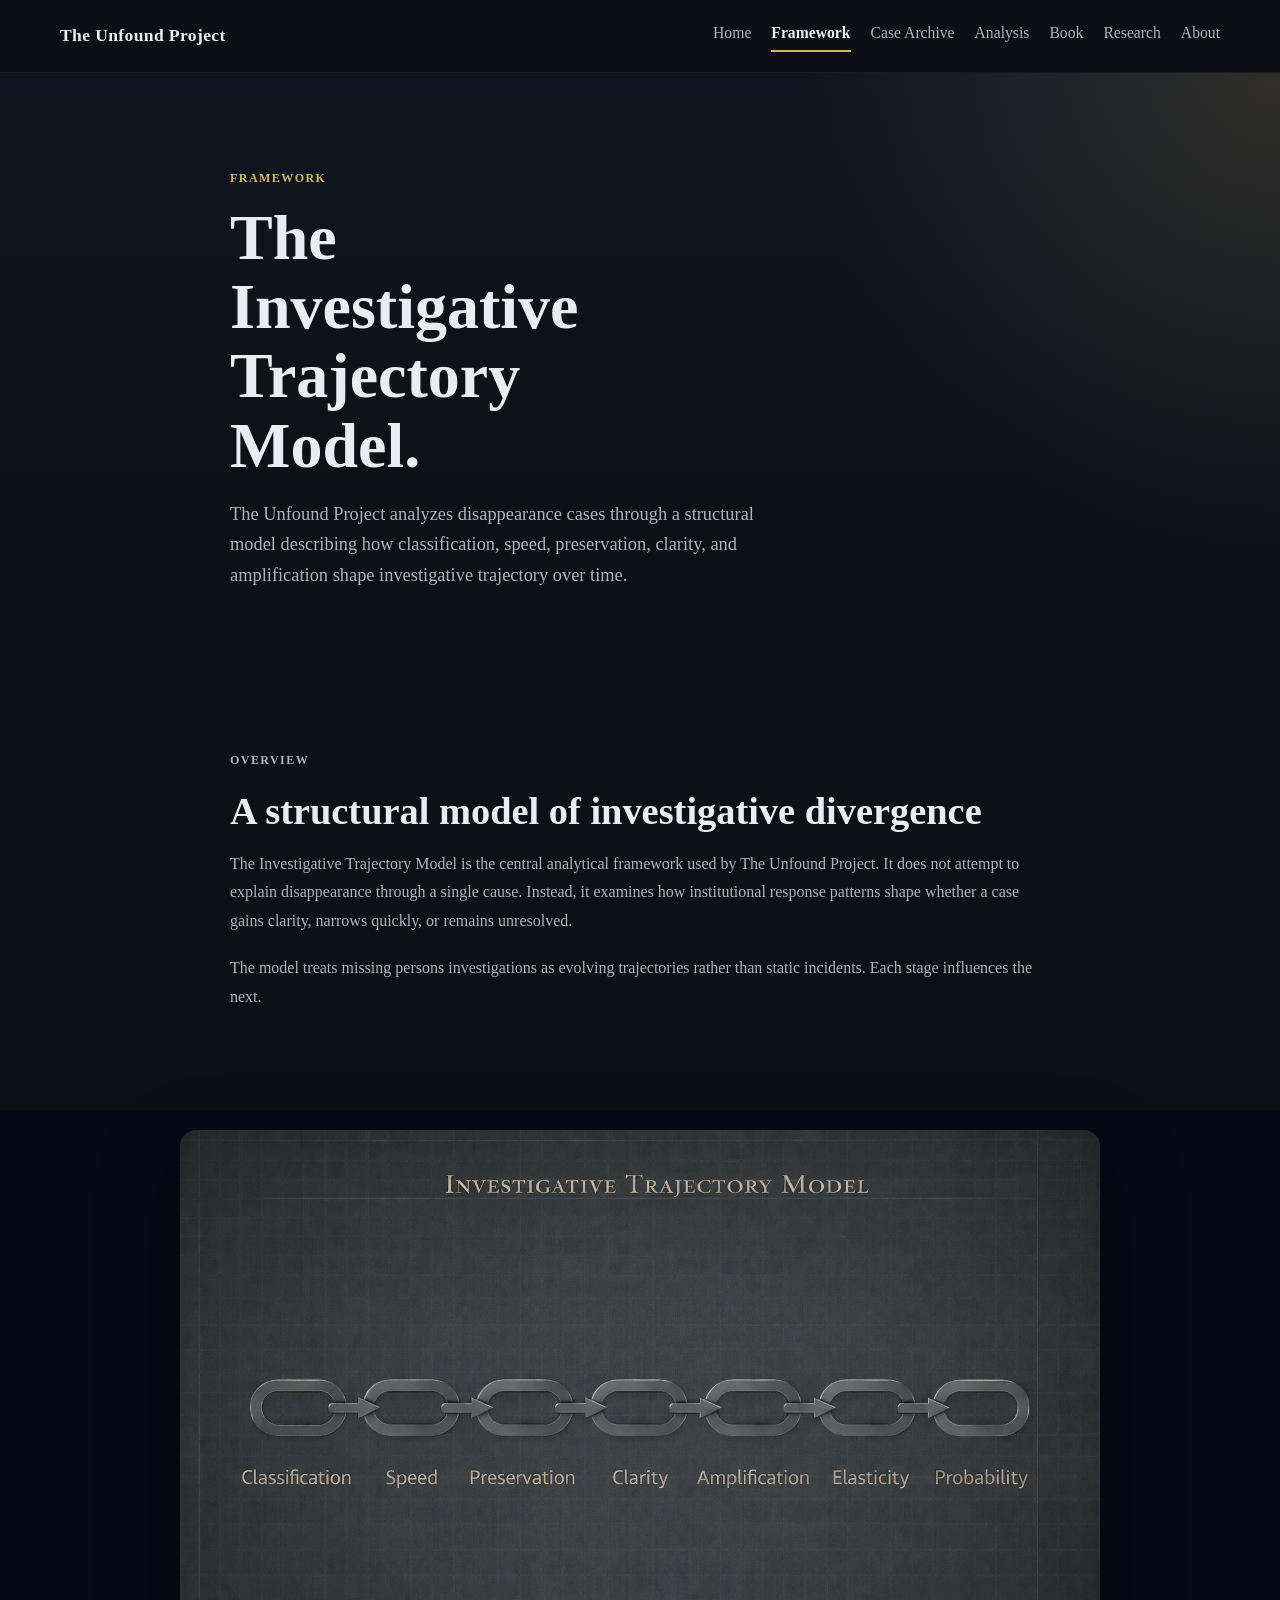
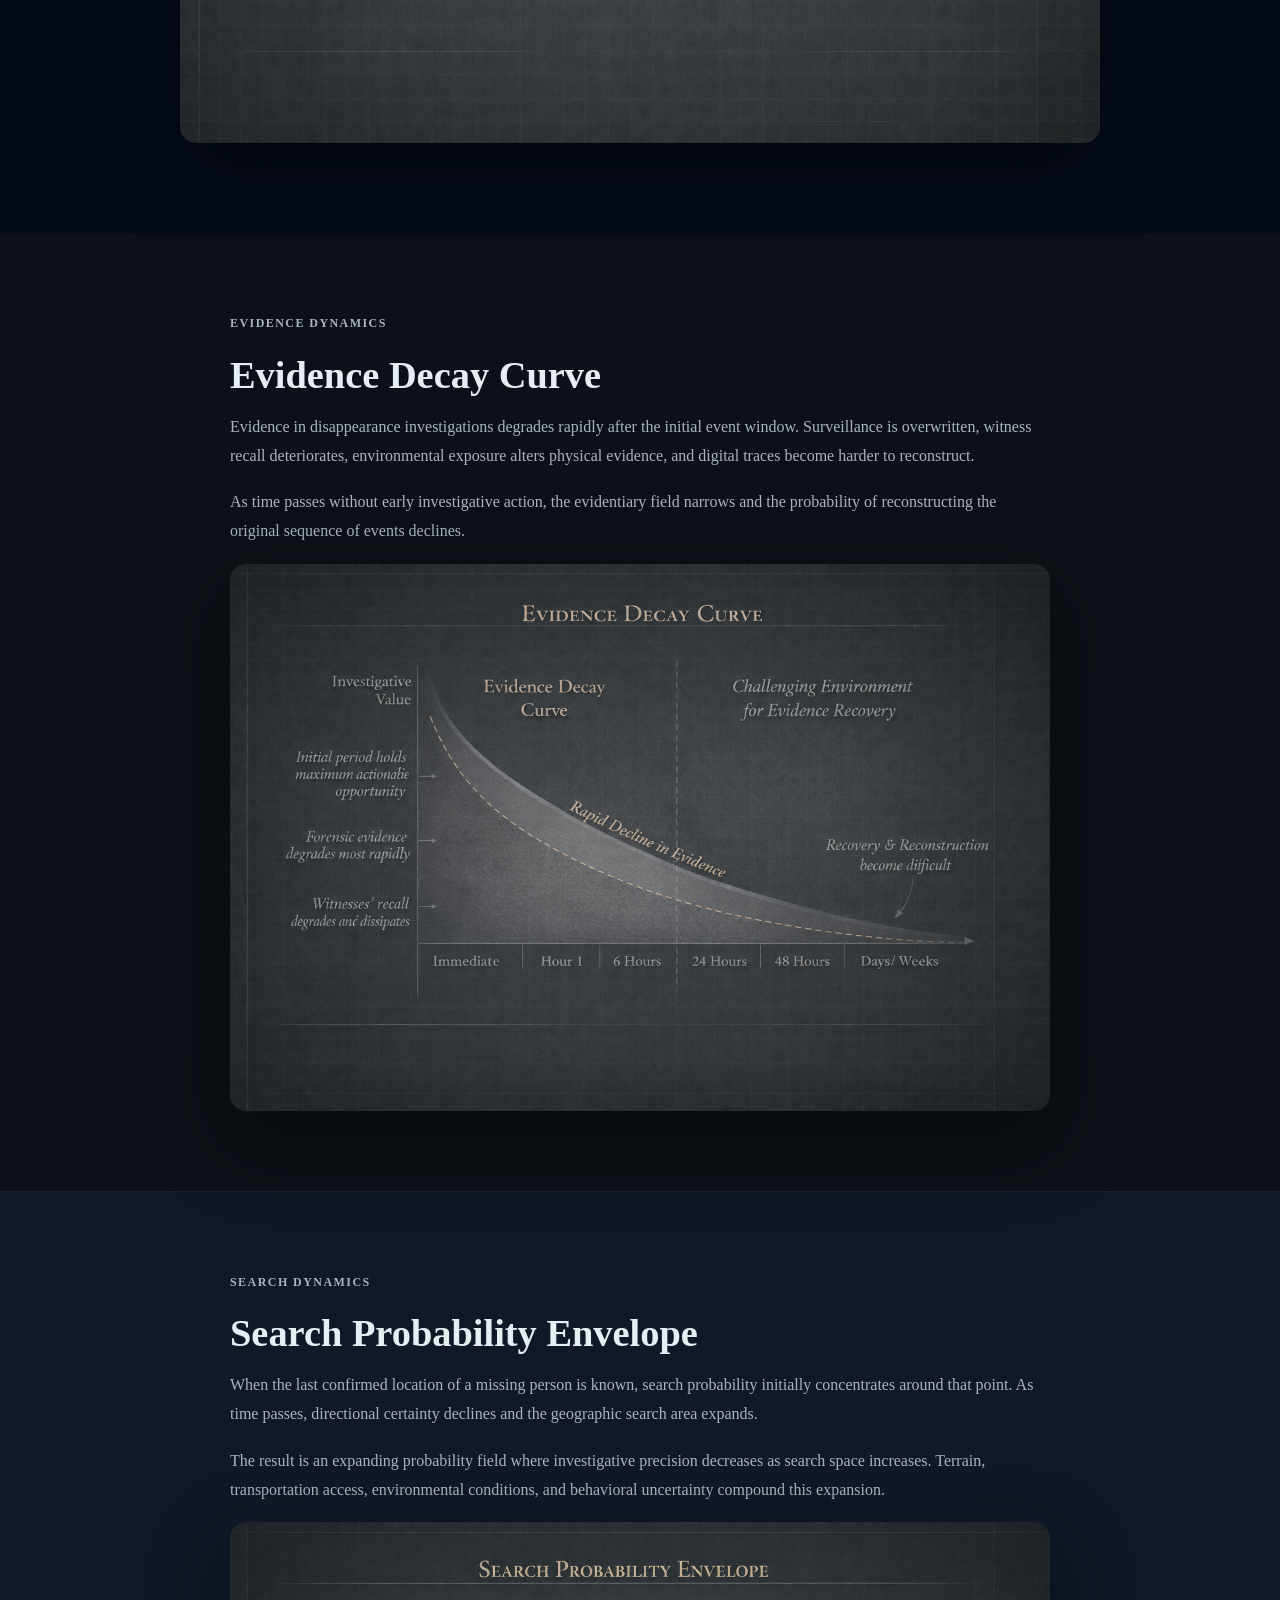
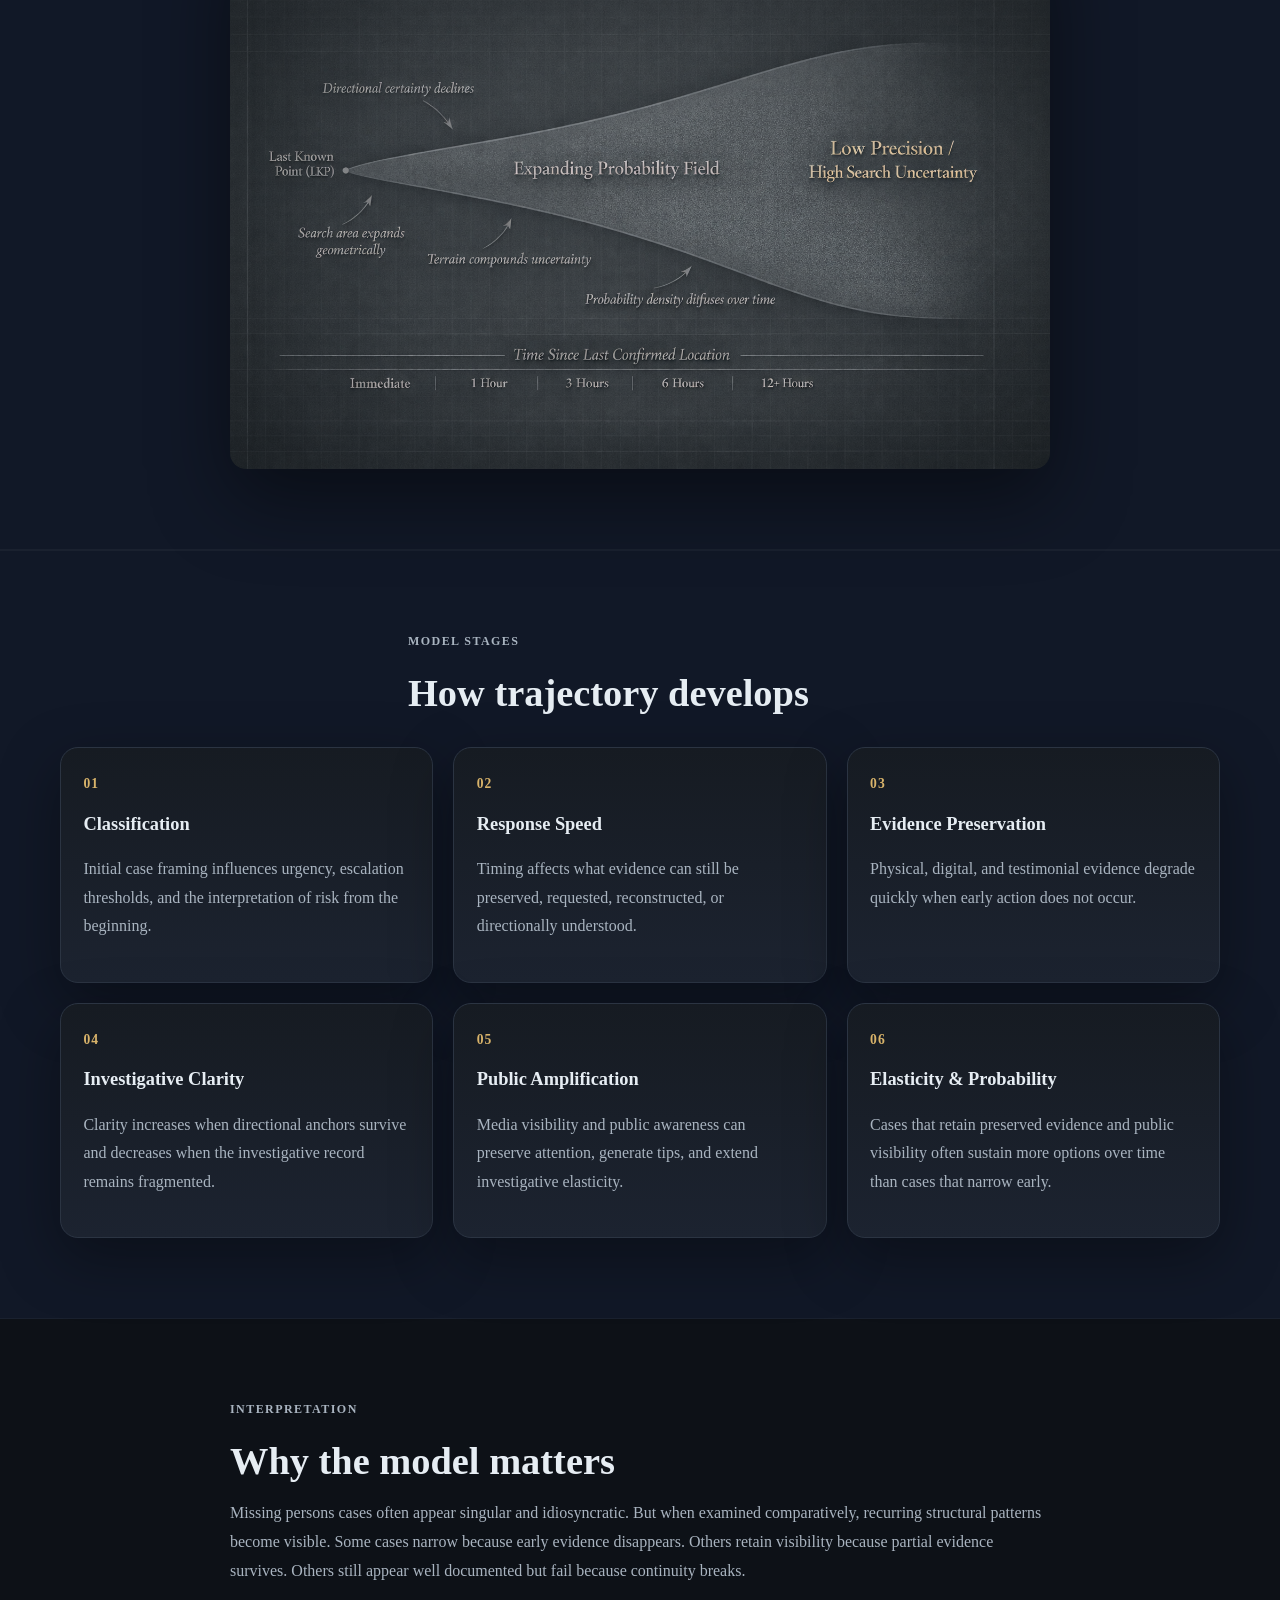
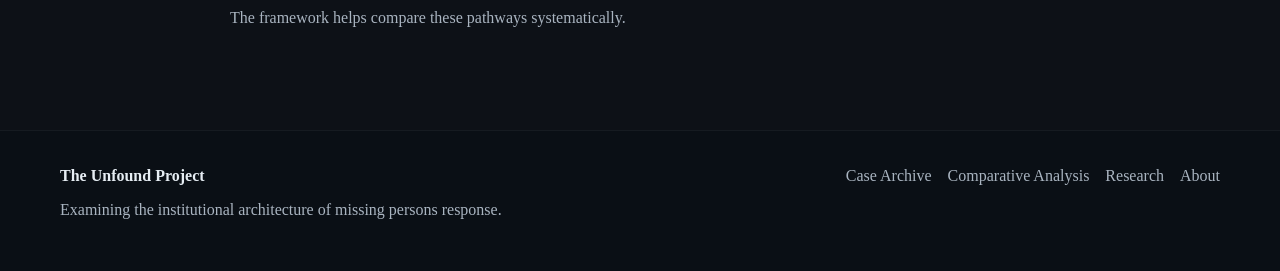
<file: framework.html>
<!DOCTYPE html>
<html lang="en">
<head>
  <meta charset="UTF-8" />
  <meta name="viewport" content="width=device-width, initial-scale=1.0" />
  <title>Framework | The Unfound Project</title>
  <meta
    name="description"
    content="The Investigative Trajectory Model and structural framework used by The Unfound Project."
  />
  <link rel="stylesheet" href="styles.css" />
</head>
<body>
  <header class="site-header">
    <div class="container nav">
      <div class="brand">The Unfound Project</div>
      <nav>
        <a href="index.html">Home</a>
        <a class="active" href="framework.html">Framework</a>
        <a href="cases.html">Case Archive</a>
        <a href="analysis.html">Analysis</a>
        <a href="book.html">Book</a>
        <a href="research.html">Research</a>
        <a href="about.html">About</a>
      </nav>
    </div>
  </header>

  <main>
    <section class="hero research-hero">
      <div class="container narrow">
        <p class="eyebrow">Framework</p>
        <h1>The Investigative Trajectory Model.</h1>
        <p class="lead">
          The Unfound Project analyzes disappearance cases through a structural model
          describing how classification, speed, preservation, clarity, and amplification
          shape investigative trajectory over time.
        </p>
      </div>
    </section>

    <section class="section">
      <div class="container narrow">
        <p class="section-kicker">Overview</p>
        <h2>A structural model of investigative divergence</h2>
        <p>
          The Investigative Trajectory Model is the central analytical framework used by
          The Unfound Project. It does not attempt to explain disappearance through a
          single cause. Instead, it examines how institutional response patterns shape
          whether a case gains clarity, narrows quickly, or remains unresolved.
        </p>
        <p>
          The model treats missing persons investigations as evolving trajectories rather
          than static incidents. Each stage influences the next.
        </p>
      </div>
    </section>

    <!-- MAIN TRAJECTORY MODEL -->

    <section class="section model-diagram-section">
      <div class="container diagram-container">
        <div class="trajectory-diagram-large">
          <img src="trajectory-chain.jpg" alt="Investigative Trajectory Model Diagram" />
        </div>
      </div>
    </section>

    <!-- EVIDENCE DECAY MODEL -->

    <section class="section">
      <div class="container narrow">
        <p class="section-kicker">Evidence Dynamics</p>
        <h2>Evidence Decay Curve</h2>

        <p>
          Evidence in disappearance investigations degrades rapidly after the initial
          event window. Surveillance is overwritten, witness recall deteriorates,
          environmental exposure alters physical evidence, and digital traces become
          harder to reconstruct.
        </p>

        <p>
          As time passes without early investigative action, the evidentiary field
          narrows and the probability of reconstructing the original sequence of events
          declines.
        </p>

        <div class="trajectory-diagram-large">
          <img src="evidence-decay-window.png" alt="Evidence Decay Curve Diagram" />
        </div>
      </div>
    </section>

    <!-- SEARCH PROBABILITY MODEL -->

    <section class="section section-dark">
      <div class="container narrow">

        <p class="section-kicker">Search Dynamics</p>
        <h2>Search Probability Envelope</h2>

        <p>
          When the last confirmed location of a missing person is known, search
          probability initially concentrates around that point. As time passes,
          directional certainty declines and the geographic search area expands.
        </p>

        <p>
          The result is an expanding probability field where investigative precision
          decreases as search space increases. Terrain, transportation access,
          environmental conditions, and behavioral uncertainty compound this expansion.
        </p>

        <div class="trajectory-diagram-large">
          <img src="search-probability-envelope.png" alt="Search Probability Envelope Diagram" />
        </div>

      </div>
    </section>

    <!-- MODEL STAGES -->

    <section class="section section-dark">
      <div class="container">
        <div class="section-heading narrow">
          <p class="section-kicker">Model Stages</p>
          <h2>How trajectory develops</h2>
        </div>

        <div class="framework-grid">

          <div class="framework-card">
            <span class="step-number">01</span>
            <h3>Classification</h3>
            <p>
              Initial case framing influences urgency, escalation thresholds, and the
              interpretation of risk from the beginning.
            </p>
          </div>

          <div class="framework-card">
            <span class="step-number">02</span>
            <h3>Response Speed</h3>
            <p>
              Timing affects what evidence can still be preserved, requested,
              reconstructed, or directionally understood.
            </p>
          </div>

          <div class="framework-card">
            <span class="step-number">03</span>
            <h3>Evidence Preservation</h3>
            <p>
              Physical, digital, and testimonial evidence degrade quickly when early
              action does not occur.
            </p>
          </div>

          <div class="framework-card">
            <span class="step-number">04</span>
            <h3>Investigative Clarity</h3>
            <p>
              Clarity increases when directional anchors survive and decreases when the
              investigative record remains fragmented.
            </p>
          </div>

          <div class="framework-card">
            <span class="step-number">05</span>
            <h3>Public Amplification</h3>
            <p>
              Media visibility and public awareness can preserve attention, generate
              tips, and extend investigative elasticity.
            </p>
          </div>

          <div class="framework-card">
            <span class="step-number">06</span>
            <h3>Elasticity &amp; Probability</h3>
            <p>
              Cases that retain preserved evidence and public visibility often sustain
              more options over time than cases that narrow early.
            </p>
          </div>

        </div>
      </div>
    </section>

    <section class="section">
      <div class="container narrow">
        <p class="section-kicker">Interpretation</p>
        <h2>Why the model matters</h2>
        <p>
          Missing persons cases often appear singular and idiosyncratic. But when examined
          comparatively, recurring structural patterns become visible. Some cases narrow
          because early evidence disappears. Others retain visibility because partial
          evidence survives. Others still appear well documented but fail because
          continuity breaks.
        </p>
        <p>
          The framework helps compare these pathways systematically.
        </p>
      </div>
    </section>

  </main>

  <footer class="site-footer">
    <div class="container footer-inner">
      <div>
        <strong>The Unfound Project</strong>
        <p>Examining the institutional architecture of missing persons response.</p>
      </div>
      <div class="footer-links">
        <a href="cases.html">Case Archive</a>
        <a href="analysis.html">Comparative Analysis</a>
        <a href="research.html">Research</a>
        <a href="about.html">About</a>
      </div>
    </div>
  </footer>
</body>
</html>
</file>
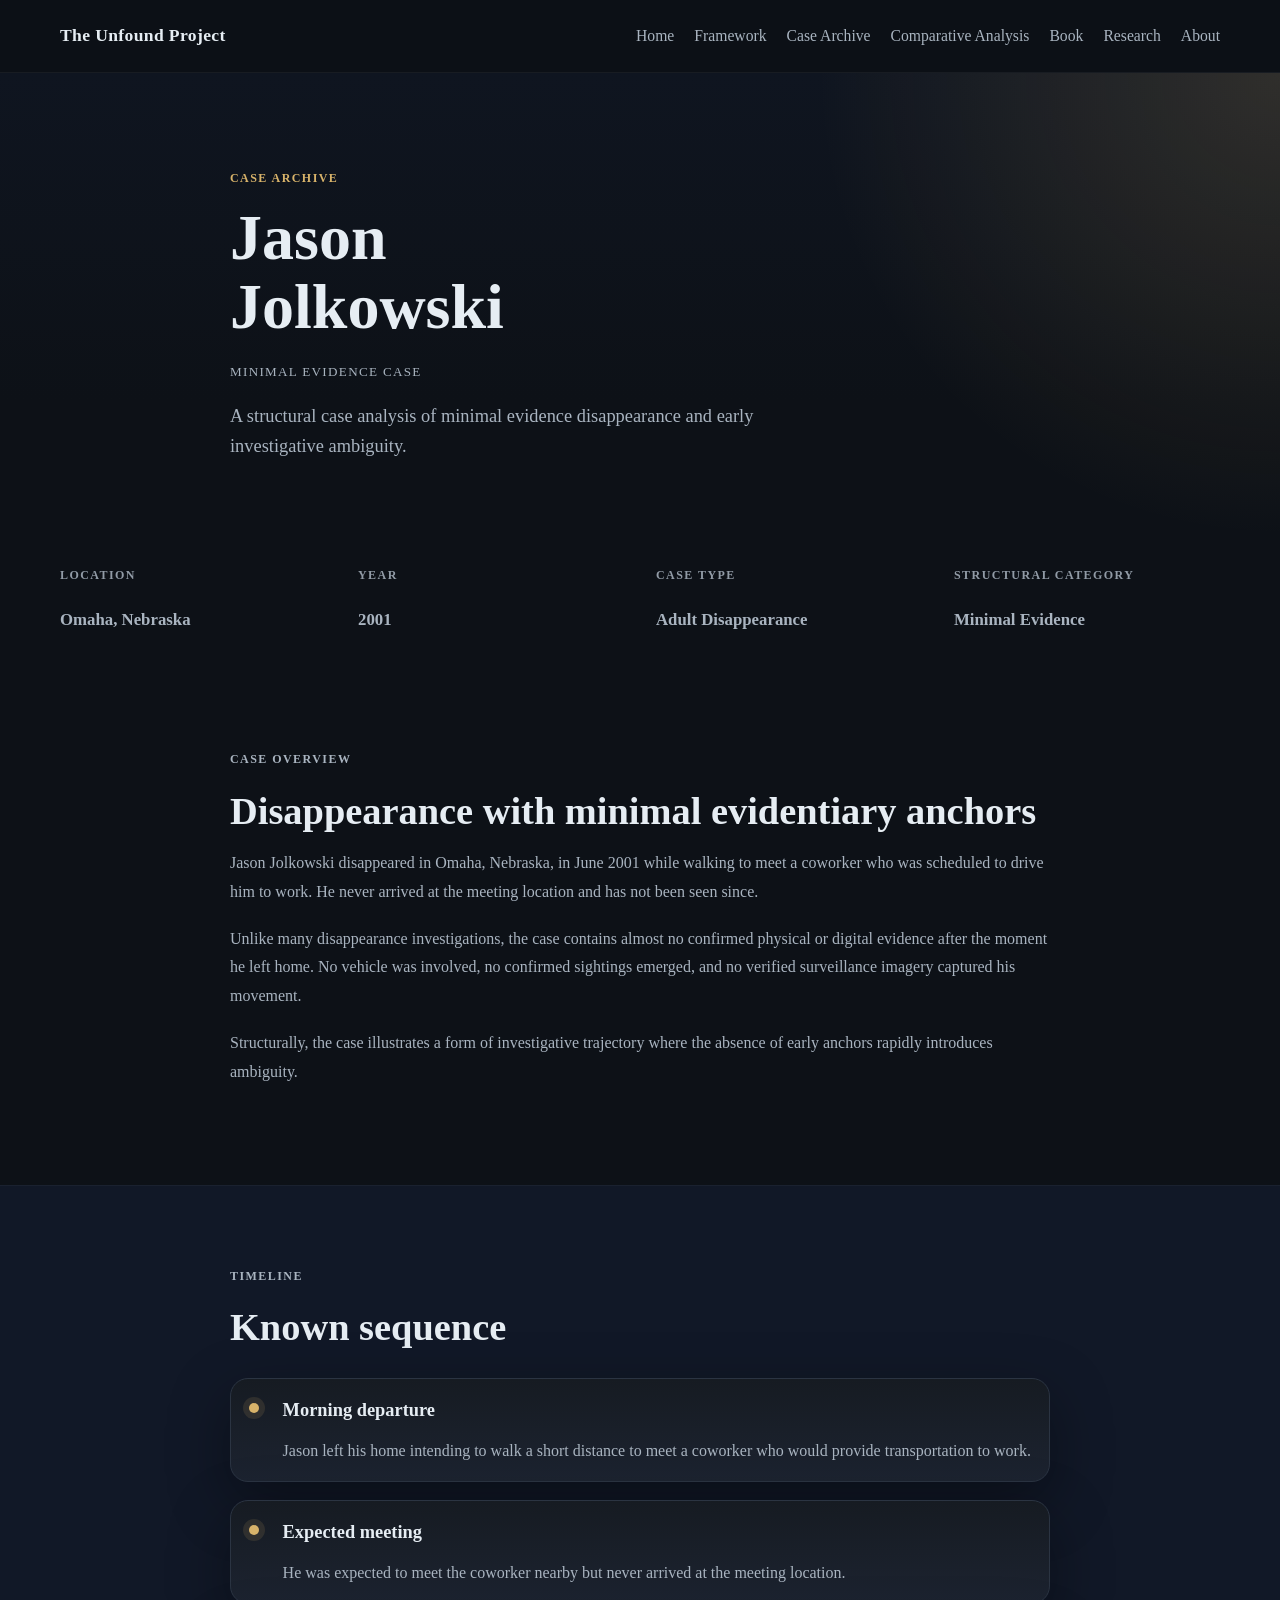
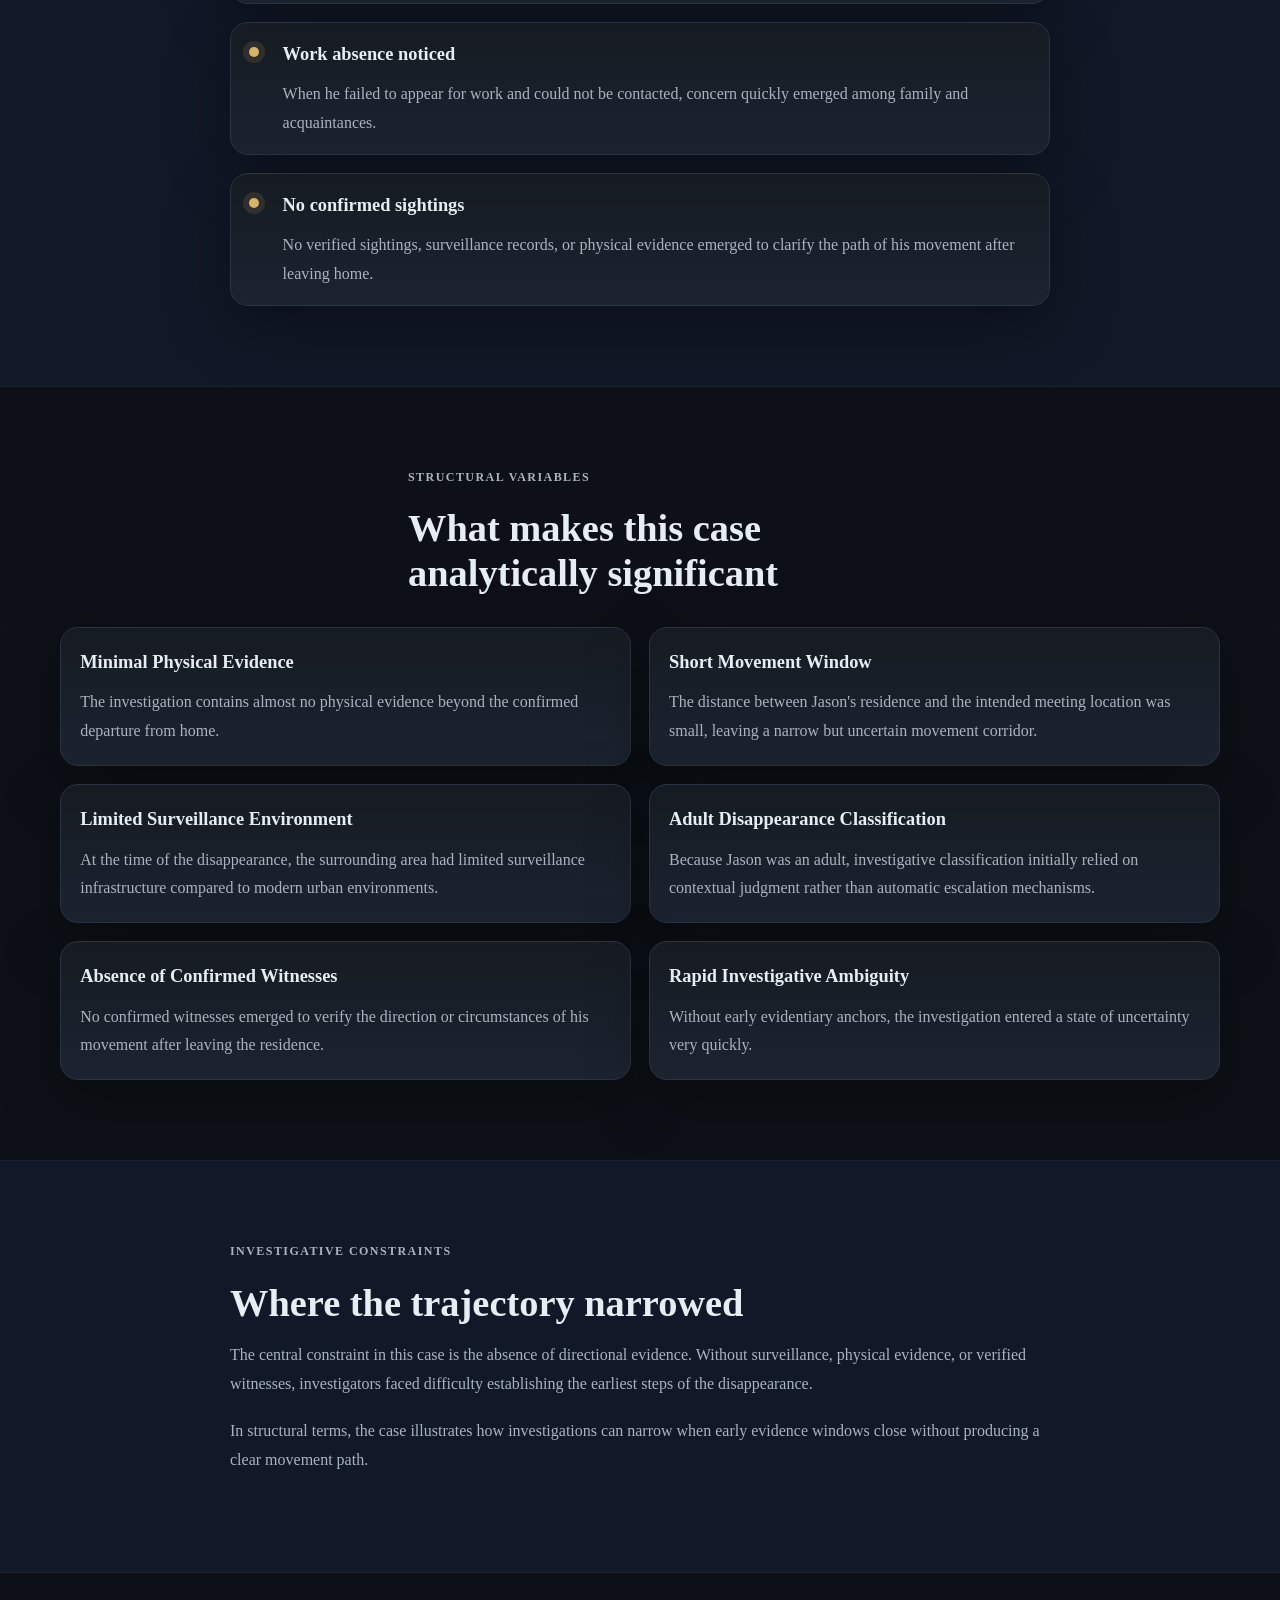
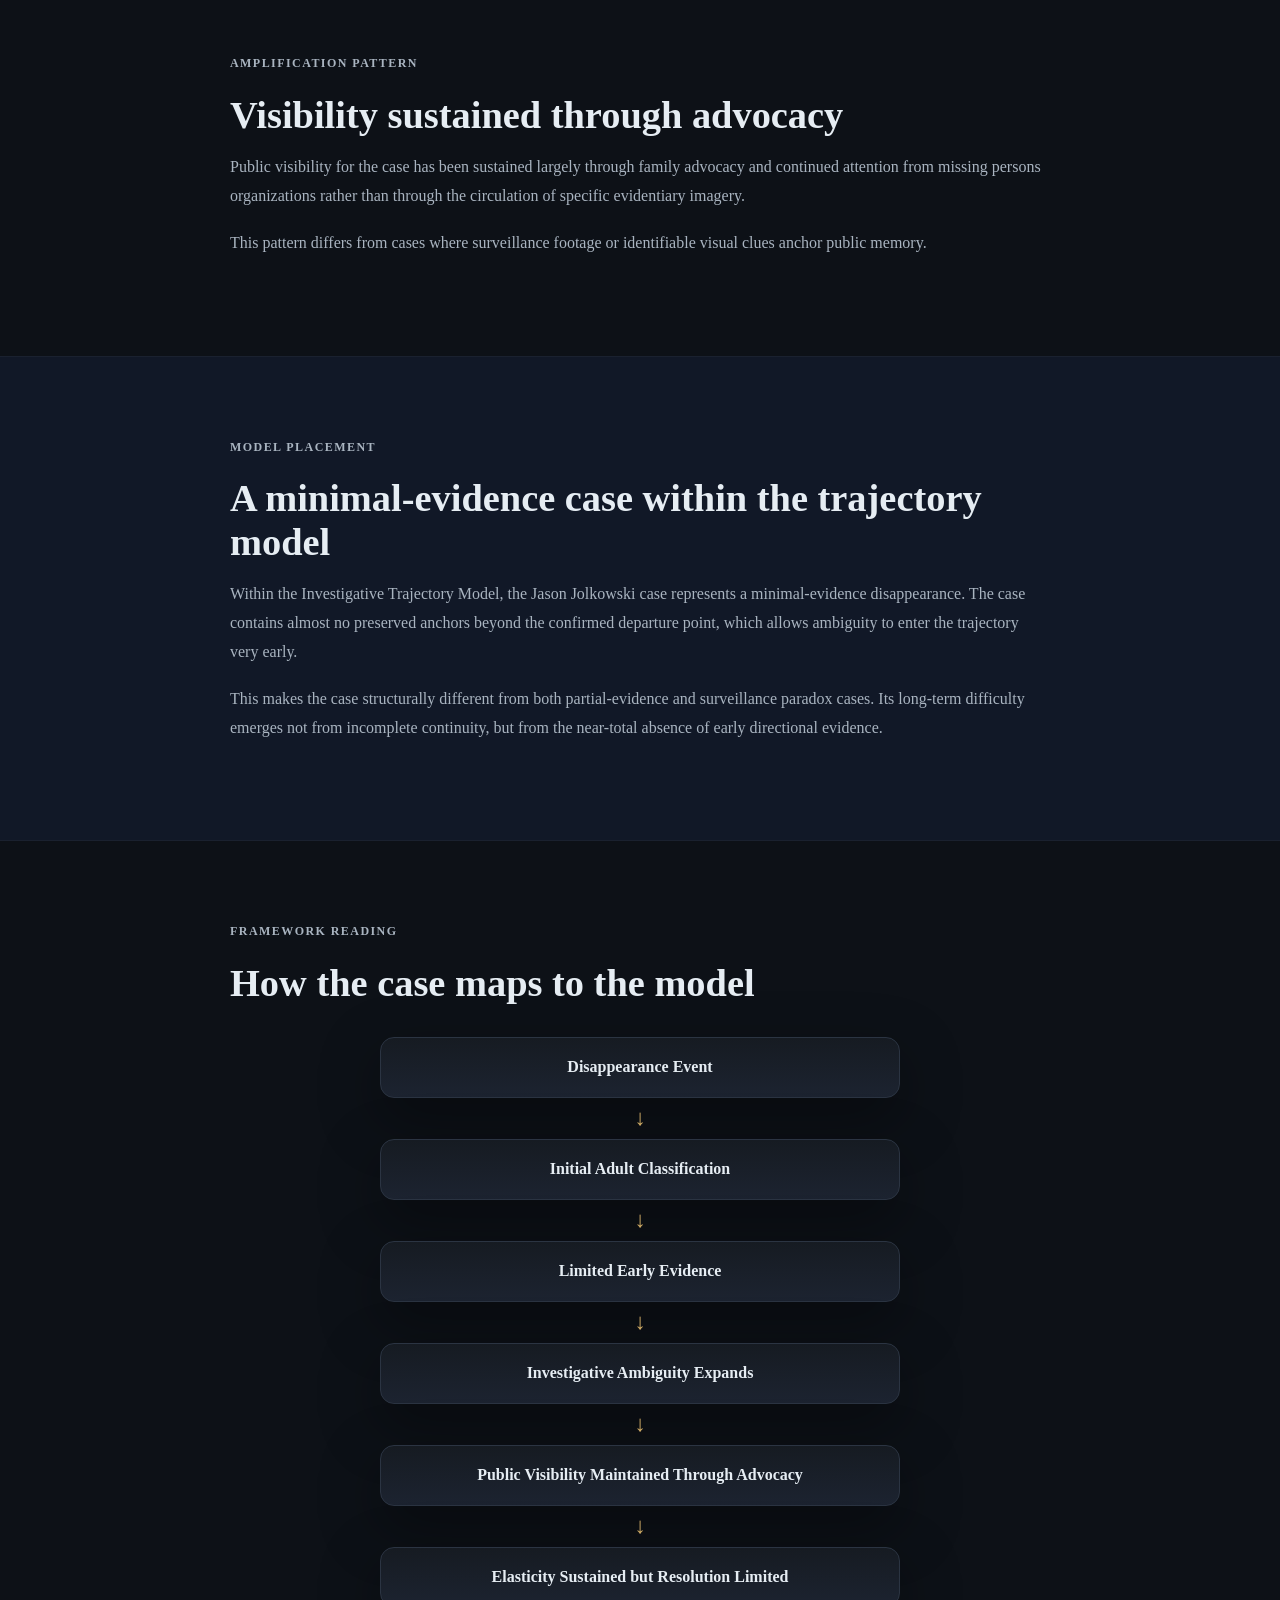
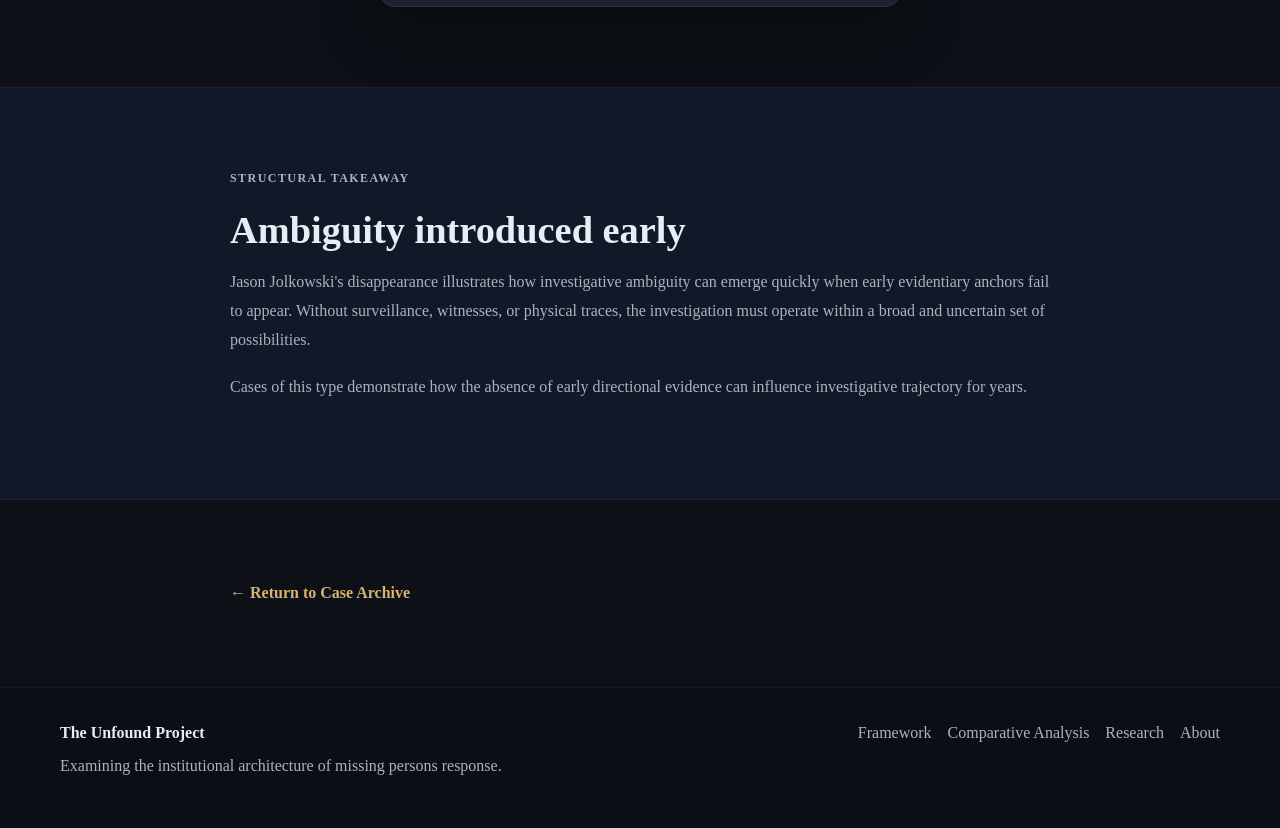
<file: jason-jolkowski.html>
<!DOCTYPE html>
<html lang="en">
<head>
  <meta charset="UTF-8" />
  <meta name="viewport" content="width=device-width, initial-scale=1.0" />
  <title>Jason Jolkowski | The Unfound Project</title>
  <meta
    name="description"
    content="Structural case analysis of Jason Jolkowski examining minimal evidence disappearance and early investigative ambiguity."
  />
  <link rel="stylesheet" href="styles.css" />
</head>
<body>
  <header class="site-header">
    <div class="container nav">
      <div class="brand">The Unfound Project</div>
      <nav>
        <a href="index.html">Home</a>
        <a href="framework.html">Framework</a>
        <a href="cases.html">Case Archive</a>
        <a href="analysis.html">Comparative Analysis</a>
        <a href="book.html">Book</a>
        <a href="research.html">Research</a>
        <a href="about.html">About</a>
      </nav>
    </div>
  </header>

  <main>
    <section class="hero case-hero">
      <div class="container narrow">
        <p class="eyebrow">Case Archive</p>
        <h1>Jason Jolkowski</h1>
        <p class="case-type">Minimal Evidence Case</p>
        <p class="lead">
          A structural case analysis of minimal evidence disappearance and early investigative ambiguity.
        </p>
      </div>
    </section>

    <section class="section case-meta">
      <div class="container">
        <div class="case-meta-grid">
          <div>
            <p class="meta-label">Location</p>
            <p class="meta-value">Omaha, Nebraska</p>
          </div>
          <div>
            <p class="meta-label">Year</p>
            <p class="meta-value">2001</p>
          </div>
          <div>
            <p class="meta-label">Case Type</p>
            <p class="meta-value">Adult Disappearance</p>
          </div>
          <div>
            <p class="meta-label">Structural Category</p>
            <p class="meta-value">Minimal Evidence</p>
          </div>
        </div>
      </div>
    </section>

    <section class="section">
      <div class="container narrow">
        <p class="section-kicker">Case Overview</p>
        <h2>Disappearance with minimal evidentiary anchors</h2>
        <p>
          Jason Jolkowski disappeared in Omaha, Nebraska, in June 2001 while walking to meet a coworker who was scheduled to drive him to work. He never arrived at the meeting location and has not been seen since.
        </p>
        <p>
          Unlike many disappearance investigations, the case contains almost no confirmed physical or digital evidence after the moment he left home. No vehicle was involved, no confirmed sightings emerged, and no verified surveillance imagery captured his movement.
        </p>
        <p>
          Structurally, the case illustrates a form of investigative trajectory where the absence of early anchors rapidly introduces ambiguity.
        </p>
      </div>
    </section>

    <section class="section section-dark">
      <div class="container narrow">
        <p class="section-kicker">Timeline</p>
        <h2>Known sequence</h2>

        <div class="timeline-list">
          <div class="timeline-item">
            <div class="timeline-marker"></div>
            <div>
              <h3>Morning departure</h3>
              <p>Jason left his home intending to walk a short distance to meet a coworker who would provide transportation to work.</p>
            </div>
          </div>
          <div class="timeline-item">
            <div class="timeline-marker"></div>
            <div>
              <h3>Expected meeting</h3>
              <p>He was expected to meet the coworker nearby but never arrived at the meeting location.</p>
            </div>
          </div>
          <div class="timeline-item">
            <div class="timeline-marker"></div>
            <div>
              <h3>Work absence noticed</h3>
              <p>When he failed to appear for work and could not be contacted, concern quickly emerged among family and acquaintances.</p>
            </div>
          </div>
          <div class="timeline-item">
            <div class="timeline-marker"></div>
            <div>
              <h3>No confirmed sightings</h3>
              <p>No verified sightings, surveillance records, or physical evidence emerged to clarify the path of his movement after leaving home.</p>
            </div>
          </div>
        </div>
      </div>
    </section>

    <section class="section">
      <div class="container">
        <div class="section-heading narrow">
          <p class="section-kicker">Structural Variables</p>
          <h2>What makes this case analytically significant</h2>
        </div>

        <div class="method-grid">
          <div class="method-item"><h3>Minimal Physical Evidence</h3><p>The investigation contains almost no physical evidence beyond the confirmed departure from home.</p></div>
          <div class="method-item"><h3>Short Movement Window</h3><p>The distance between Jason's residence and the intended meeting location was small, leaving a narrow but uncertain movement corridor.</p></div>
          <div class="method-item"><h3>Limited Surveillance Environment</h3><p>At the time of the disappearance, the surrounding area had limited surveillance infrastructure compared to modern urban environments.</p></div>
          <div class="method-item"><h3>Adult Disappearance Classification</h3><p>Because Jason was an adult, investigative classification initially relied on contextual judgment rather than automatic escalation mechanisms.</p></div>
          <div class="method-item"><h3>Absence of Confirmed Witnesses</h3><p>No confirmed witnesses emerged to verify the direction or circumstances of his movement after leaving the residence.</p></div>
          <div class="method-item"><h3>Rapid Investigative Ambiguity</h3><p>Without early evidentiary anchors, the investigation entered a state of uncertainty very quickly.</p></div>
        </div>
      </div>
    </section>

    <section class="section section-dark">
      <div class="container narrow">
        <p class="section-kicker">Investigative Constraints</p>
        <h2>Where the trajectory narrowed</h2>
        <p>
          The central constraint in this case is the absence of directional evidence. Without surveillance, physical evidence, or verified witnesses, investigators faced difficulty establishing the earliest steps of the disappearance.
        </p>
        <p>
          In structural terms, the case illustrates how investigations can narrow when early evidence windows close without producing a clear movement path.
        </p>
      </div>
    </section>

    <section class="section">
      <div class="container narrow">
        <p class="section-kicker">Amplification Pattern</p>
        <h2>Visibility sustained through advocacy</h2>
        <p>
          Public visibility for the case has been sustained largely through family advocacy and continued attention from missing persons organizations rather than through the circulation of specific evidentiary imagery.
        </p>
        <p>
          This pattern differs from cases where surveillance footage or identifiable visual clues anchor public memory.
        </p>
      </div>
    </section>

    <section class="section section-dark">
      <div class="container narrow">
        <p class="section-kicker">Model Placement</p>
        <h2>A minimal-evidence case within the trajectory model</h2>
        <p>
          Within the Investigative Trajectory Model, the Jason Jolkowski case represents a minimal-evidence disappearance. The case contains almost no preserved anchors beyond the confirmed departure point, which allows ambiguity to enter the trajectory very early.
        </p>
        <p>
          This makes the case structurally different from both partial-evidence and surveillance paradox cases. Its long-term difficulty emerges not from incomplete continuity, but from the near-total absence of early directional evidence.
        </p>
      </div>
    </section>

    <section class="section">
      <div class="container narrow">
        <p class="section-kicker">Framework Reading</p>
        <h2>How the case maps to the model</h2>

        <div class="diagram">
          <div class="diagram-step">Disappearance Event</div>
          <div class="diagram-arrow">↓</div>
          <div class="diagram-step">Initial Adult Classification</div>
          <div class="diagram-arrow">↓</div>
          <div class="diagram-step">Limited Early Evidence</div>
          <div class="diagram-arrow">↓</div>
          <div class="diagram-step">Investigative Ambiguity Expands</div>
          <div class="diagram-arrow">↓</div>
          <div class="diagram-step">Public Visibility Maintained Through Advocacy</div>
          <div class="diagram-arrow">↓</div>
          <div class="diagram-step">Elasticity Sustained but Resolution Limited</div>
        </div>
      </div>
    </section>

    <section class="section section-dark">
      <div class="container narrow">
        <p class="section-kicker">Structural Takeaway</p>
        <h2>Ambiguity introduced early</h2>
        <p>
          Jason Jolkowski's disappearance illustrates how investigative ambiguity can emerge quickly when early evidentiary anchors fail to appear. Without surveillance, witnesses, or physical traces, the investigation must operate within a broad and uncertain set of possibilities.
        </p>
        <p>
          Cases of this type demonstrate how the absence of early directional evidence can influence investigative trajectory for years.
        </p>
      </div>
    </section>

    <section class="section">
      <div class="container narrow">
        <a class="text-link" href="cases.html">← Return to Case Archive</a>
      </div>
    </section>
  </main>

  <footer class="site-footer">
    <div class="container footer-inner">
      <div>
        <strong>The Unfound Project</strong>
        <p>Examining the institutional architecture of missing persons response.</p>
      </div>
      <div class="footer-links">
        <a href="framework.html">Framework</a>
        <a href="analysis.html">Comparative Analysis</a>
        <a href="research.html">Research</a>
        <a href="about.html">About</a>
      </div>
    </div>
  </footer>
</body>
</html>
</file>
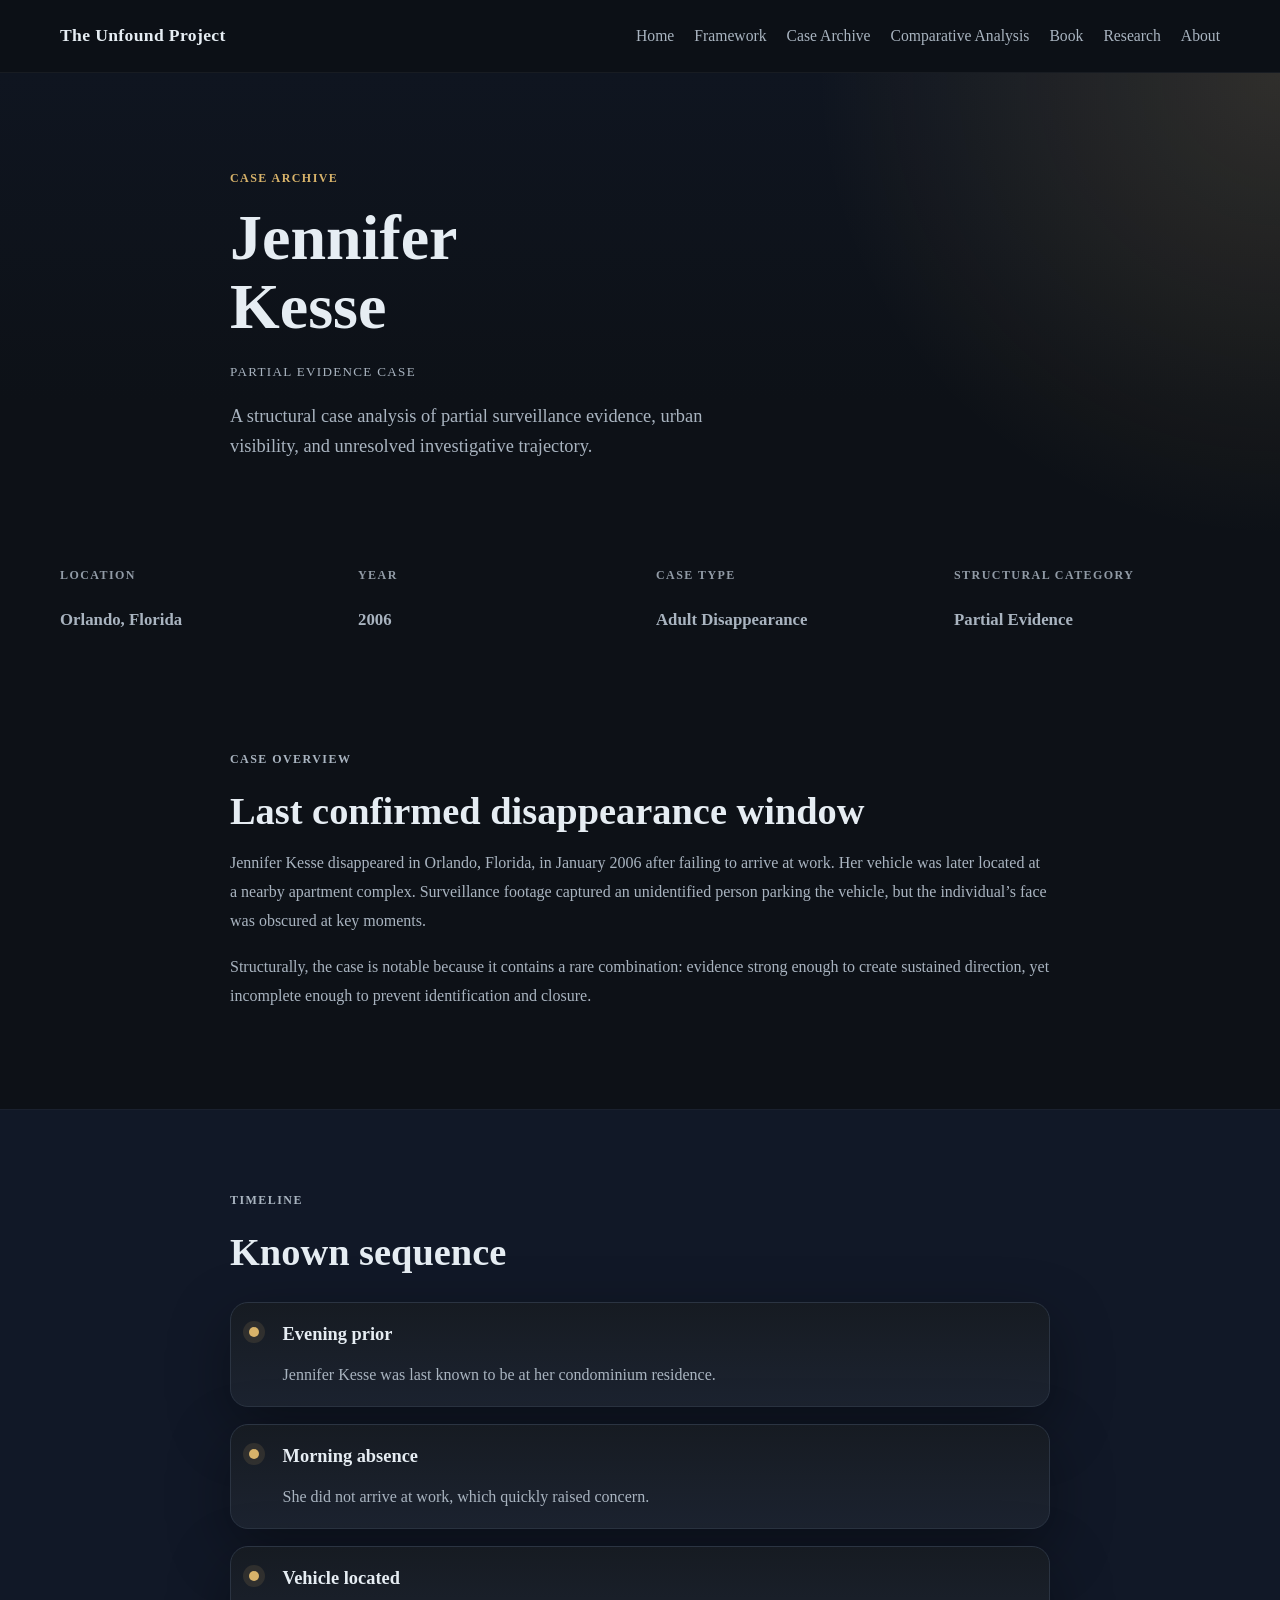
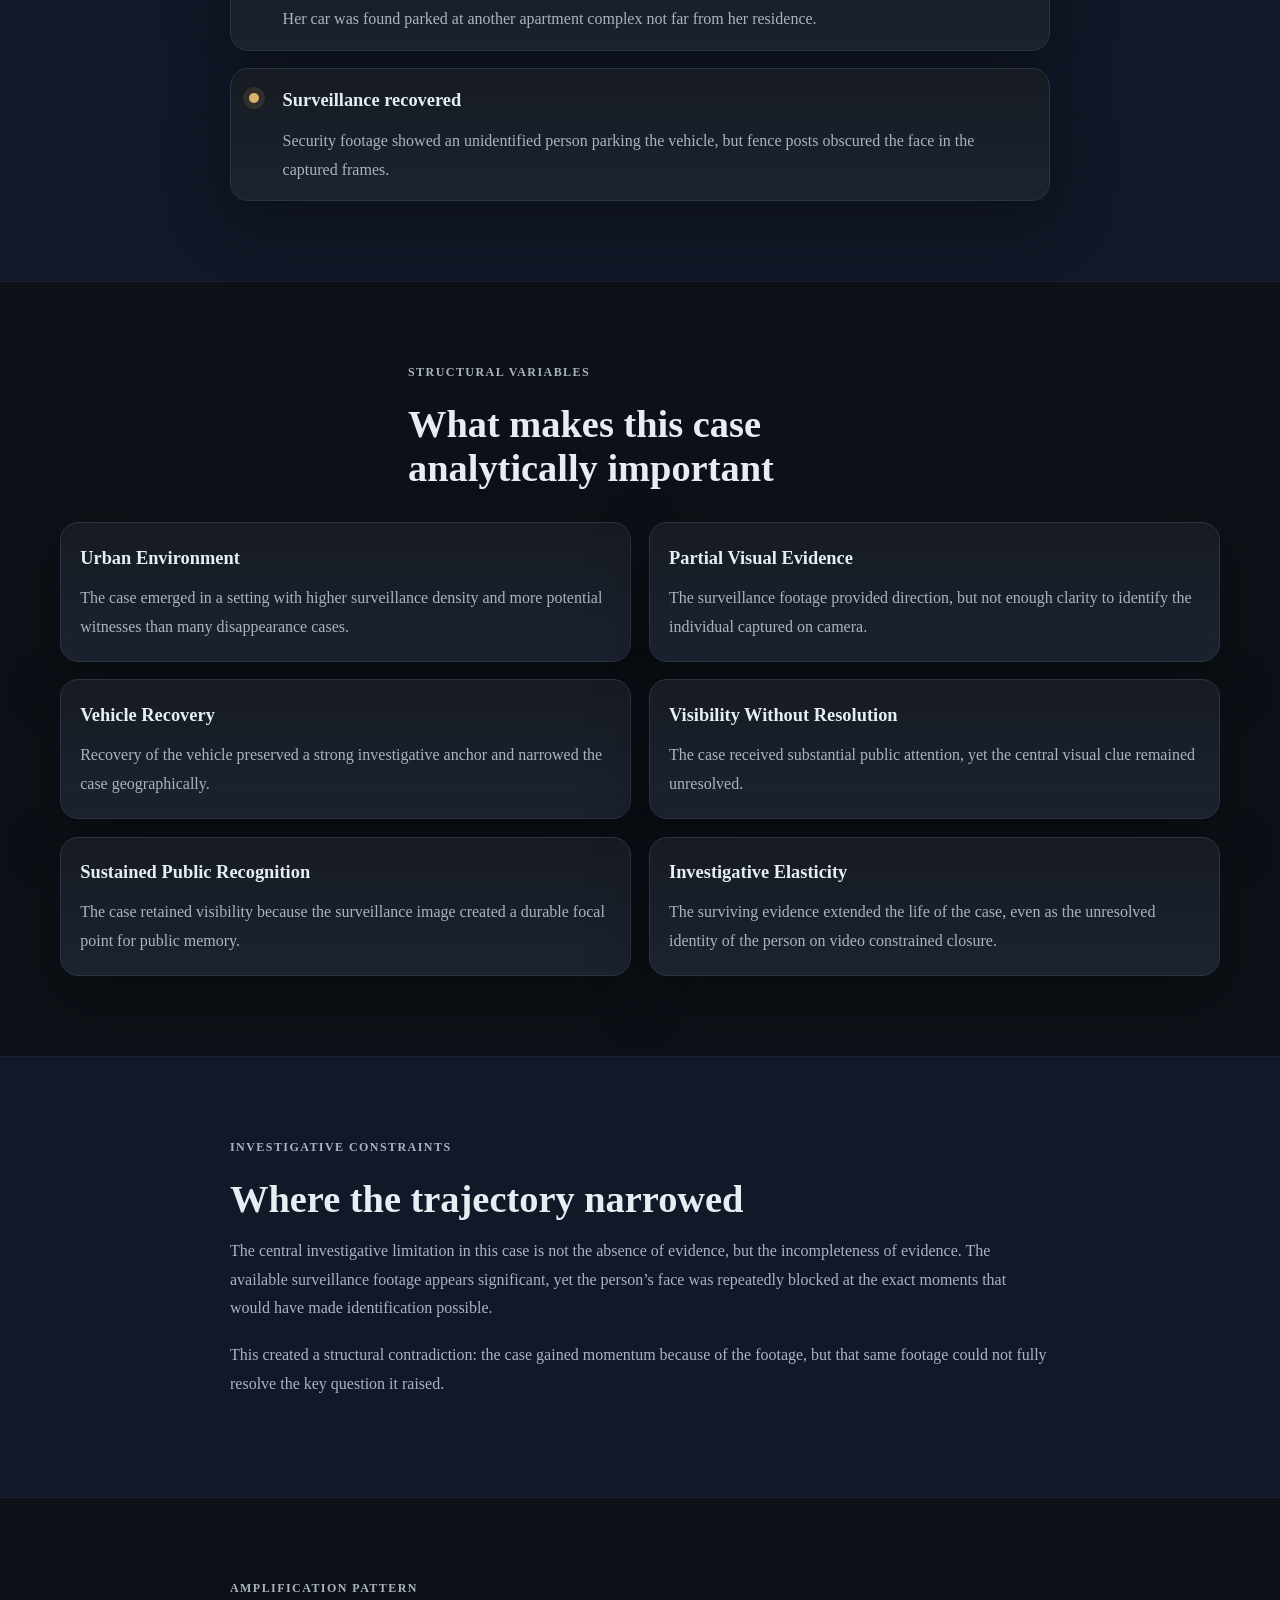
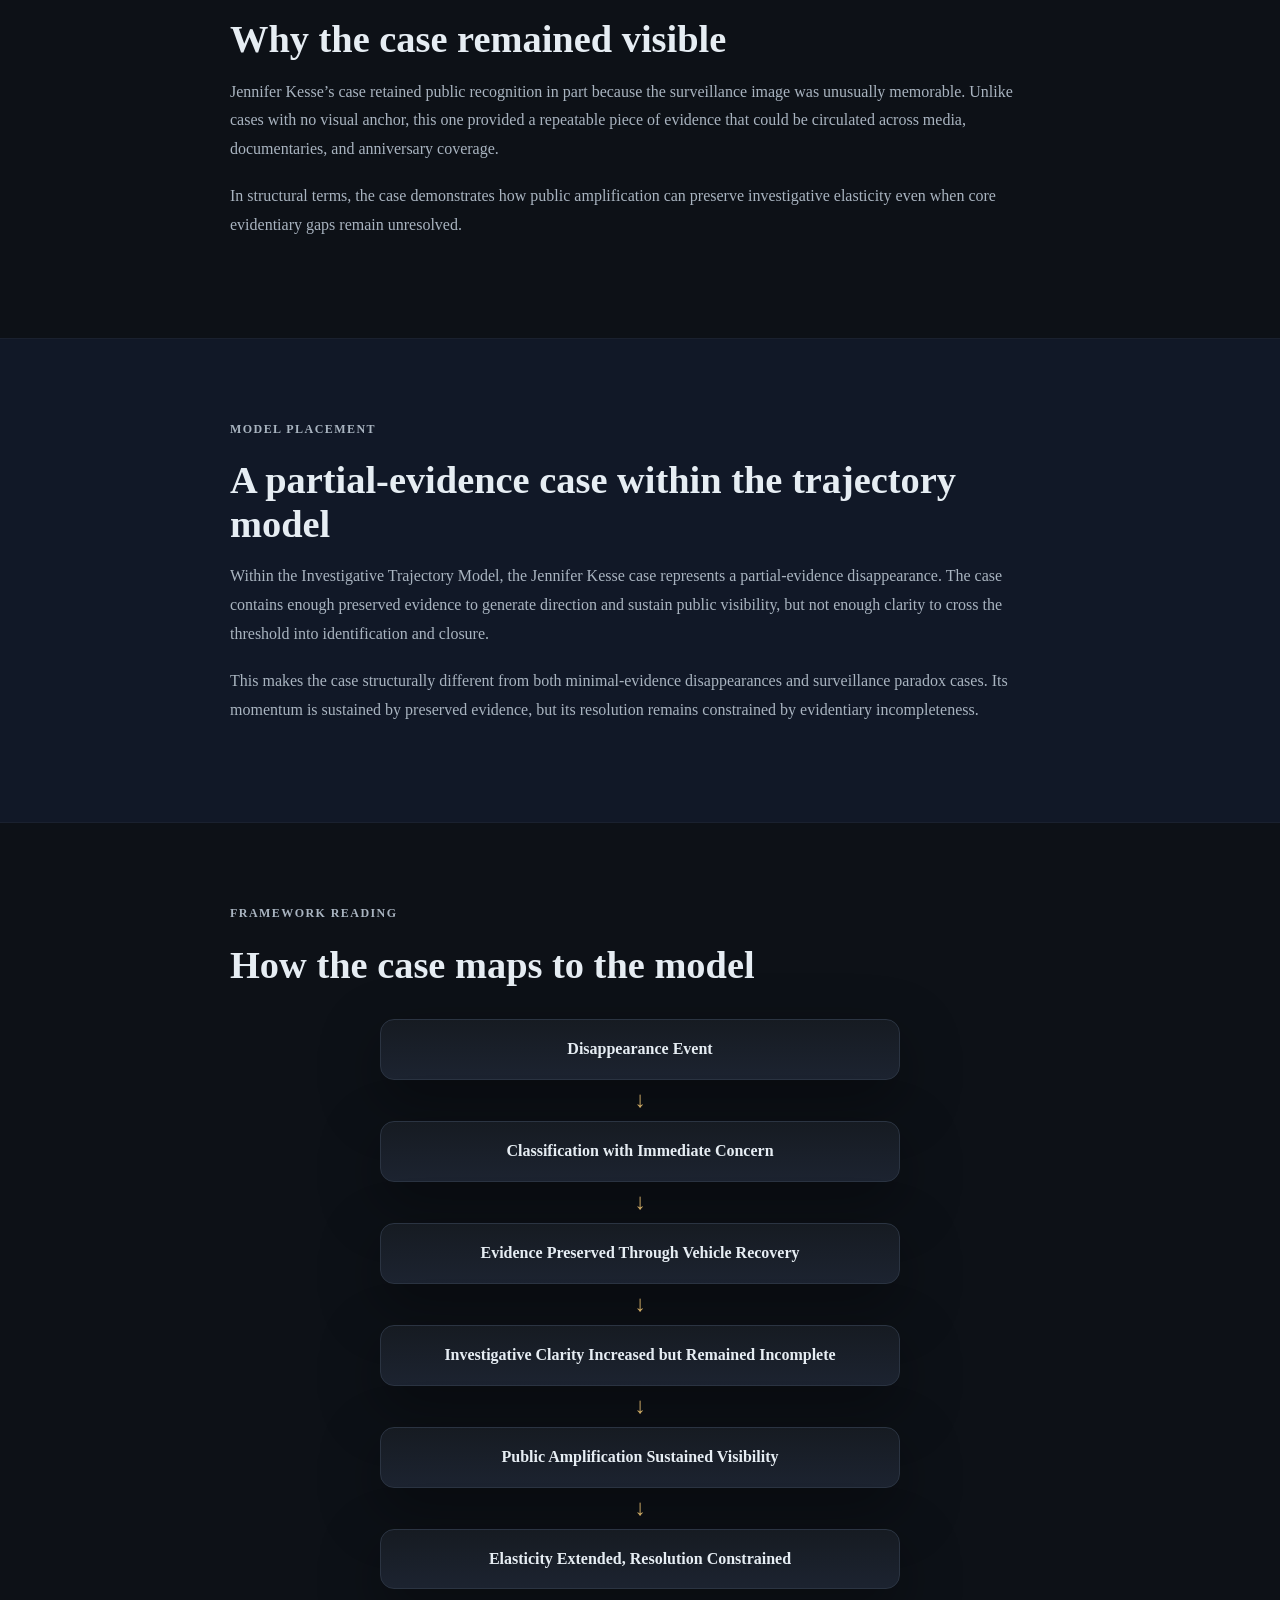
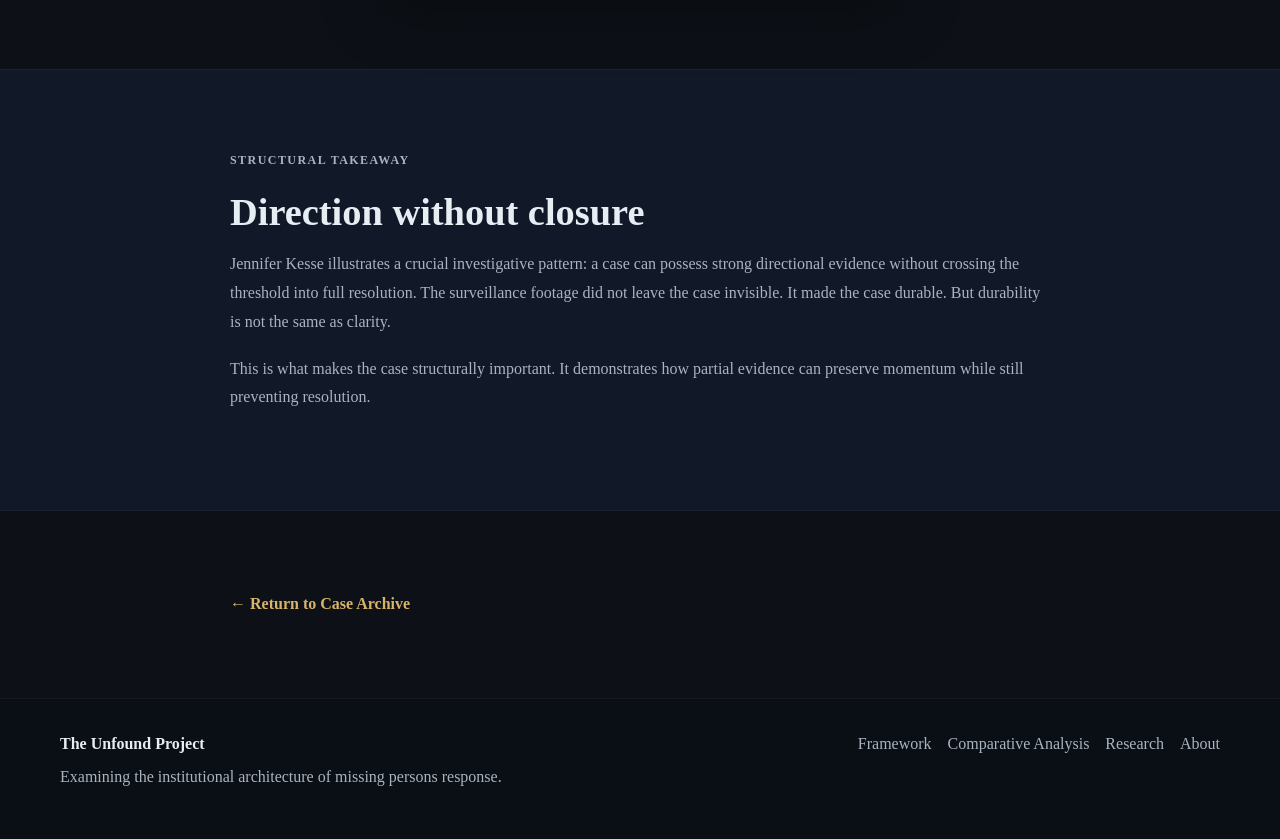
<file: jennifer-kesse.html>
<!DOCTYPE html>
<html lang="en">
<head>
  <meta charset="UTF-8" />
  <meta name="viewport" content="width=device-width, initial-scale=1.0" />
  <title>Jennifer Kesse | The Unfound Project</title>
  <meta
    name="description"
    content="Structural case analysis of Jennifer Kesse examining partial surveillance evidence, urban visibility, and unresolved investigative trajectory."
  />
  <link rel="stylesheet" href="styles.css" />
</head>
<body>
  <header class="site-header">
    <div class="container nav">
      <div class="brand">The Unfound Project</div>
      <nav>
        <a href="index.html">Home</a>
        <a href="framework.html">Framework</a>
        <a href="cases.html">Case Archive</a>
        <a href="analysis.html">Comparative Analysis</a>
        <a href="book.html">Book</a>
        <a href="research.html">Research</a>
        <a href="about.html">About</a>
      </nav>
    </div>
  </header>

  <main>
    <section class="hero case-hero">
      <div class="container narrow">
        <p class="eyebrow">Case Archive</p>
        <h1>Jennifer Kesse</h1>
        <p class="case-type">Partial Evidence Case</p>
        <p class="lead">
          A structural case analysis of partial surveillance evidence, urban visibility,
          and unresolved investigative trajectory.
        </p>
      </div>
    </section>

    <section class="section case-meta">
      <div class="container">
        <div class="case-meta-grid">
          <div>
            <p class="meta-label">Location</p>
            <p class="meta-value">Orlando, Florida</p>
          </div>
          <div>
            <p class="meta-label">Year</p>
            <p class="meta-value">2006</p>
          </div>
          <div>
            <p class="meta-label">Case Type</p>
            <p class="meta-value">Adult Disappearance</p>
          </div>
          <div>
            <p class="meta-label">Structural Category</p>
            <p class="meta-value">Partial Evidence</p>
          </div>
        </div>
      </div>
    </section>

    <section class="section">
      <div class="container narrow">
        <p class="section-kicker">Case Overview</p>
        <h2>Last confirmed disappearance window</h2>
        <p>
          Jennifer Kesse disappeared in Orlando, Florida, in January 2006 after failing
          to arrive at work. Her vehicle was later located at a nearby apartment complex.
          Surveillance footage captured an unidentified person parking the vehicle, but
          the individual’s face was obscured at key moments.
        </p>
        <p>
          Structurally, the case is notable because it contains a rare combination:
          evidence strong enough to create sustained direction, yet incomplete enough to
          prevent identification and closure.
        </p>
      </div>
    </section>

    <section class="section section-dark">
      <div class="container narrow">
        <p class="section-kicker">Timeline</p>
        <h2>Known sequence</h2>

        <div class="timeline-list">
          <div class="timeline-item"><div class="timeline-marker"></div><div><h3>Evening prior</h3><p>Jennifer Kesse was last known to be at her condominium residence.</p></div></div>
          <div class="timeline-item"><div class="timeline-marker"></div><div><h3>Morning absence</h3><p>She did not arrive at work, which quickly raised concern.</p></div></div>
          <div class="timeline-item"><div class="timeline-marker"></div><div><h3>Vehicle located</h3><p>Her car was found parked at another apartment complex not far from her residence.</p></div></div>
          <div class="timeline-item"><div class="timeline-marker"></div><div><h3>Surveillance recovered</h3><p>Security footage showed an unidentified person parking the vehicle, but fence posts obscured the face in the captured frames.</p></div></div>
        </div>
      </div>
    </section>

    <section class="section">
      <div class="container">
        <div class="section-heading narrow">
          <p class="section-kicker">Structural Variables</p>
          <h2>What makes this case analytically important</h2>
        </div>

        <div class="method-grid">
          <div class="method-item"><h3>Urban Environment</h3><p>The case emerged in a setting with higher surveillance density and more potential witnesses than many disappearance cases.</p></div>
          <div class="method-item"><h3>Partial Visual Evidence</h3><p>The surveillance footage provided direction, but not enough clarity to identify the individual captured on camera.</p></div>
          <div class="method-item"><h3>Vehicle Recovery</h3><p>Recovery of the vehicle preserved a strong investigative anchor and narrowed the case geographically.</p></div>
          <div class="method-item"><h3>Visibility Without Resolution</h3><p>The case received substantial public attention, yet the central visual clue remained unresolved.</p></div>
          <div class="method-item"><h3>Sustained Public Recognition</h3><p>The case retained visibility because the surveillance image created a durable focal point for public memory.</p></div>
          <div class="method-item"><h3>Investigative Elasticity</h3><p>The surviving evidence extended the life of the case, even as the unresolved identity of the person on video constrained closure.</p></div>
        </div>
      </div>
    </section>

    <section class="section section-dark">
      <div class="container narrow">
        <p class="section-kicker">Investigative Constraints</p>
        <h2>Where the trajectory narrowed</h2>
        <p>
          The central investigative limitation in this case is not the absence of evidence,
          but the incompleteness of evidence. The available surveillance footage appears
          significant, yet the person’s face was repeatedly blocked at the exact moments
          that would have made identification possible.
        </p>
        <p>
          This created a structural contradiction: the case gained momentum because of
          the footage, but that same footage could not fully resolve the key question it raised.
        </p>
      </div>
    </section>

    <section class="section">
      <div class="container narrow">
        <p class="section-kicker">Amplification Pattern</p>
        <h2>Why the case remained visible</h2>
        <p>
          Jennifer Kesse’s case retained public recognition in part because the surveillance
          image was unusually memorable. Unlike cases with no visual anchor, this one
          provided a repeatable piece of evidence that could be circulated across media,
          documentaries, and anniversary coverage.
        </p>
        <p>
          In structural terms, the case demonstrates how public amplification can preserve
          investigative elasticity even when core evidentiary gaps remain unresolved.
        </p>
      </div>
    </section>

    <section class="section section-dark">
      <div class="container narrow">
        <p class="section-kicker">Model Placement</p>
        <h2>A partial-evidence case within the trajectory model</h2>
        <p>
          Within the Investigative Trajectory Model, the Jennifer Kesse case represents
          a partial-evidence disappearance. The case contains enough preserved evidence
          to generate direction and sustain public visibility, but not enough clarity to
          cross the threshold into identification and closure.
        </p>
        <p>
          This makes the case structurally different from both minimal-evidence disappearances
          and surveillance paradox cases. Its momentum is sustained by preserved evidence,
          but its resolution remains constrained by evidentiary incompleteness.
        </p>
      </div>
    </section>

    <section class="section">
      <div class="container narrow">
        <p class="section-kicker">Framework Reading</p>
        <h2>How the case maps to the model</h2>

        <div class="diagram">
          <div class="diagram-step">Disappearance Event</div>
          <div class="diagram-arrow">↓</div>
          <div class="diagram-step">Classification with Immediate Concern</div>
          <div class="diagram-arrow">↓</div>
          <div class="diagram-step">Evidence Preserved Through Vehicle Recovery</div>
          <div class="diagram-arrow">↓</div>
          <div class="diagram-step">Investigative Clarity Increased but Remained Incomplete</div>
          <div class="diagram-arrow">↓</div>
          <div class="diagram-step">Public Amplification Sustained Visibility</div>
          <div class="diagram-arrow">↓</div>
          <div class="diagram-step">Elasticity Extended, Resolution Constrained</div>
        </div>
      </div>
    </section>

    <section class="section section-dark">
      <div class="container narrow">
        <p class="section-kicker">Structural Takeaway</p>
        <h2>Direction without closure</h2>
        <p>
          Jennifer Kesse illustrates a crucial investigative pattern: a case can possess
          strong directional evidence without crossing the threshold into full resolution.
          The surveillance footage did not leave the case invisible. It made the case durable.
          But durability is not the same as clarity.
        </p>
        <p>
          This is what makes the case structurally important. It demonstrates how partial
          evidence can preserve momentum while still preventing resolution.
        </p>
      </div>
    </section>

    <section class="section">
      <div class="container narrow">
        <a class="text-link" href="cases.html">← Return to Case Archive</a>
      </div>
    </section>
  </main>

  <footer class="site-footer">
    <div class="container footer-inner">
      <div>
        <strong>The Unfound Project</strong>
        <p>Examining the institutional architecture of missing persons response.</p>
      </div>
      <div class="footer-links">
        <a href="framework.html">Framework</a>
        <a href="analysis.html">Comparative Analysis</a>
        <a href="research.html">Research</a>
        <a href="about.html">About</a>
      </div>
    </div>
  </footer>
</body>
</html>
</file>
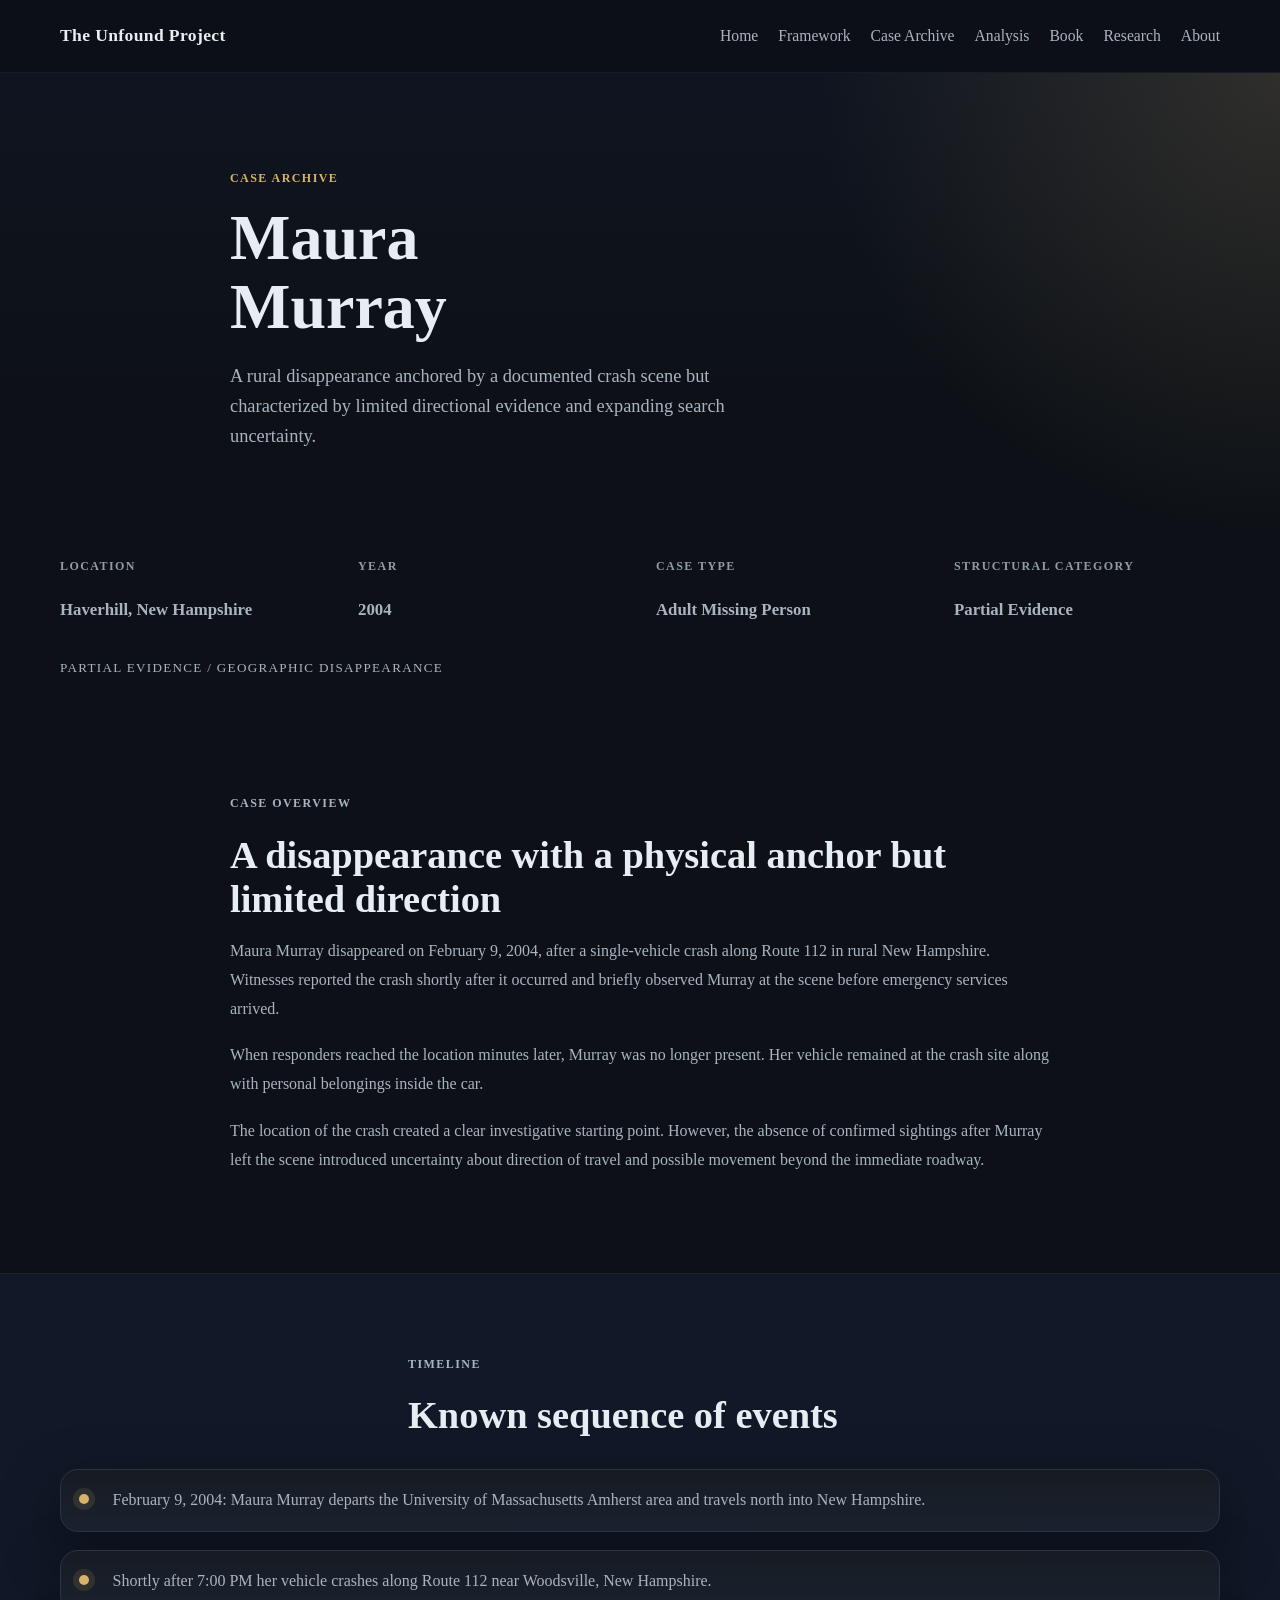
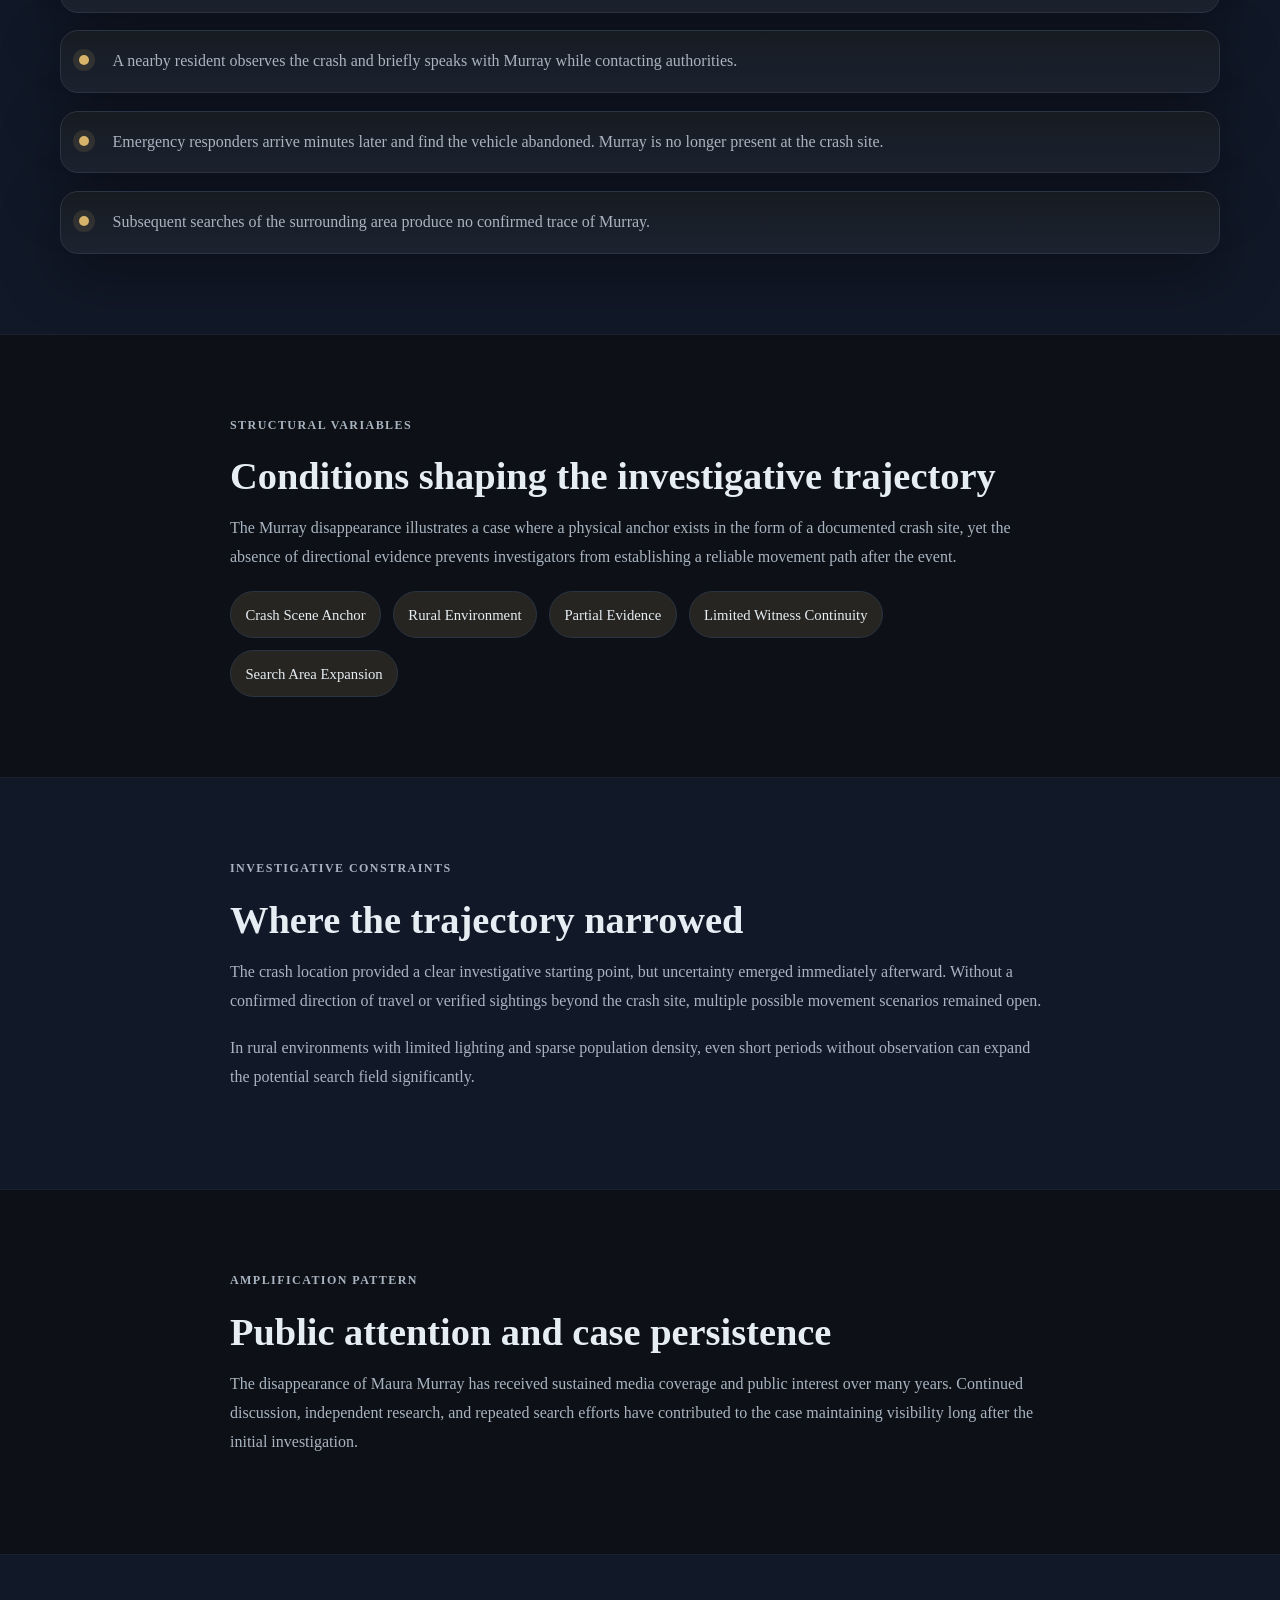
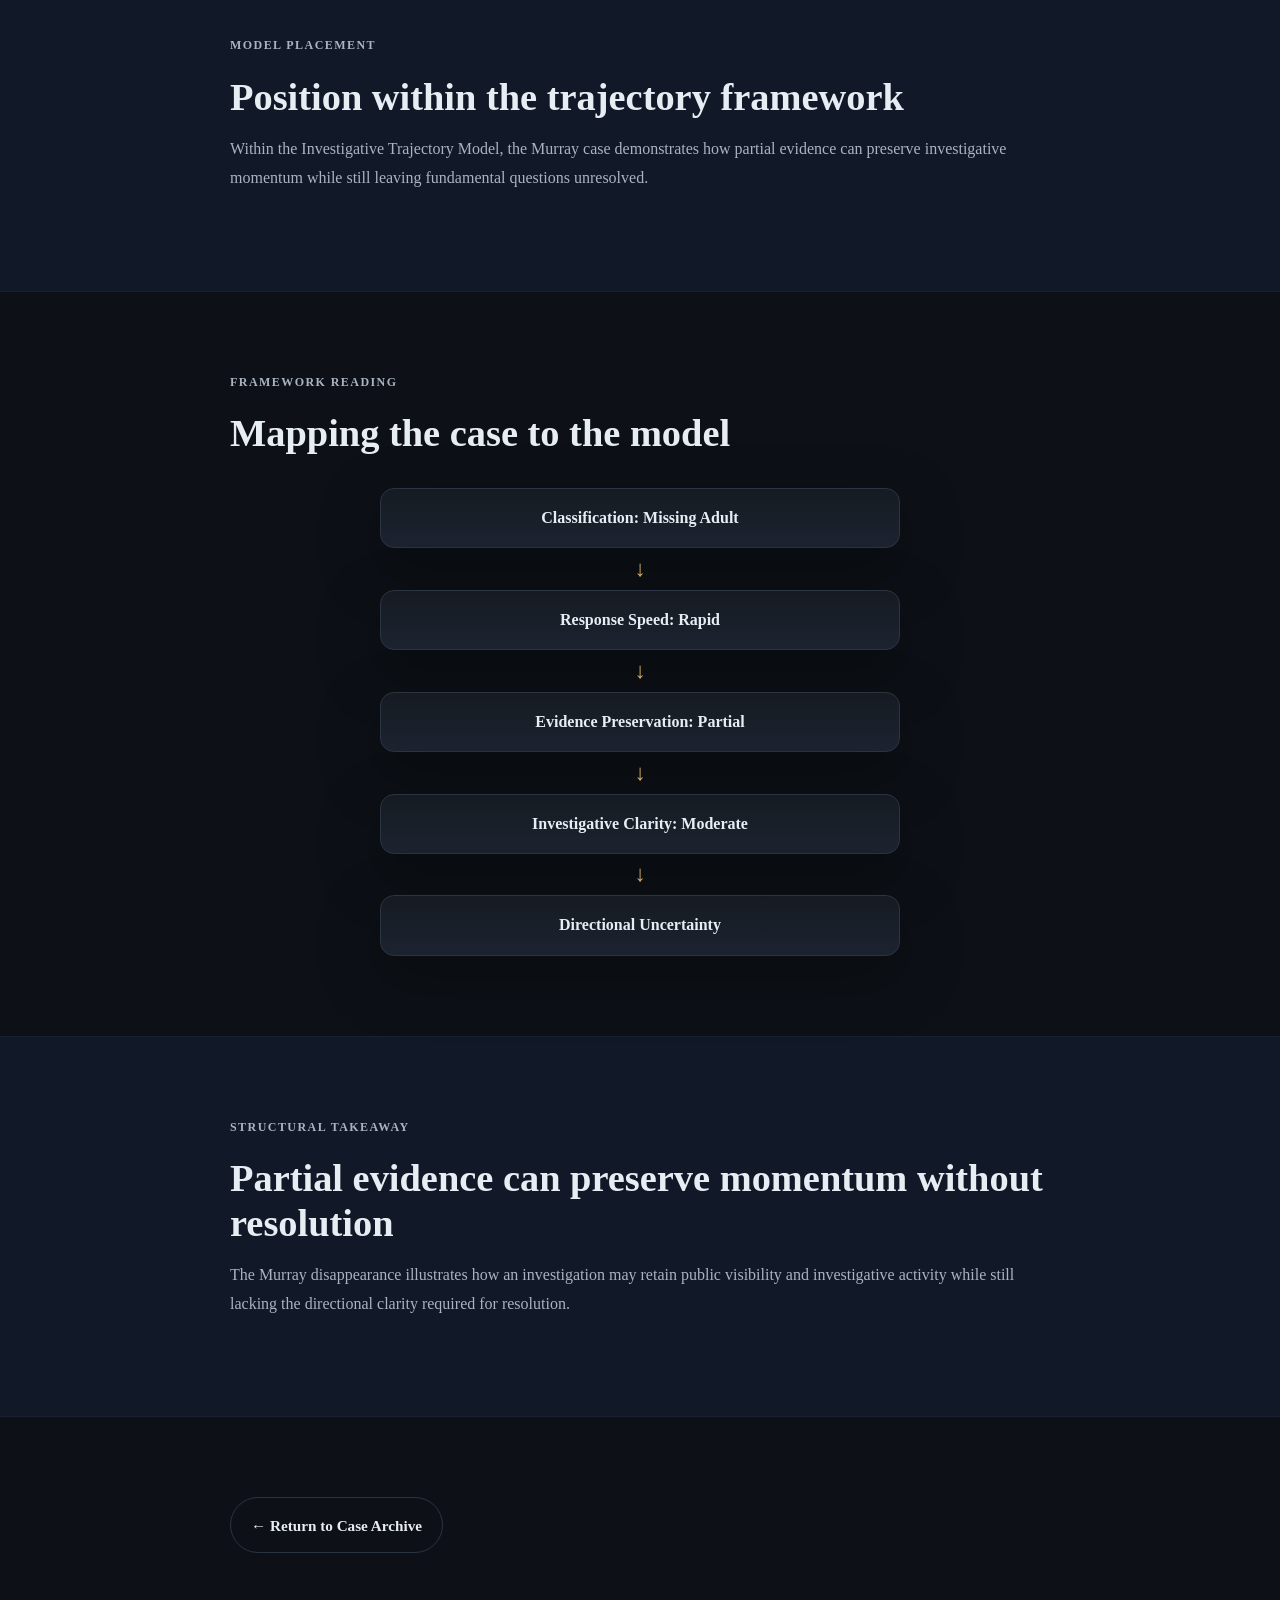
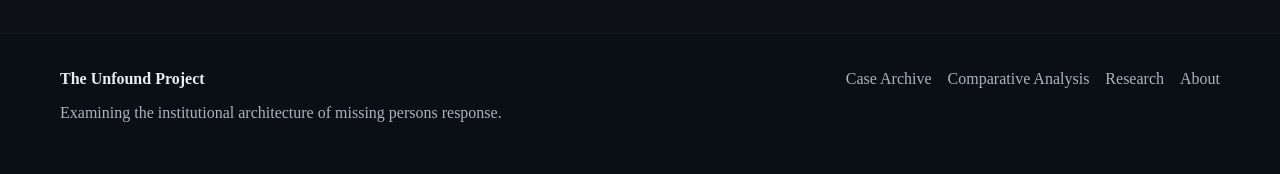
<file: maura-murray.html>
<!DOCTYPE html>
<html lang="en">
<head>
<meta charset="UTF-8" />
<meta name="viewport" content="width=device-width, initial-scale=1.0" />

<title>Maura Murray | The Unfound Project</title>

<meta
name="description"
content="Structural case analysis of Maura Murray examining partial evidence disappearances, crash-scene anchors, and rural search uncertainty."
/>

<link rel="stylesheet" href="styles.css" />
</head>

<body>

<header class="site-header">
<div class="container nav">

<div class="brand">The Unfound Project</div>

<nav>
<a href="index.html">Home</a>
<a href="framework.html">Framework</a>
<a href="cases.html">Case Archive</a>
<a href="analysis.html">Analysis</a>
<a href="book.html">Book</a>
<a href="research.html">Research</a>
<a href="about.html">About</a>
</nav>

</div>
</header>



<main>

<!-- HERO -->

<section class="hero case-hero">

<div class="container narrow">

<p class="eyebrow">Case Archive</p>

<h1>Maura Murray</h1>

<p class="lead">
A rural disappearance anchored by a documented crash scene but
characterized by limited directional evidence and expanding
search uncertainty.
</p>

</div>

</section>



<!-- CASE METADATA -->

<section class="section case-meta">

<div class="container">

<div class="case-meta-grid">

<div>
<p class="meta-label">Location</p>
<p class="meta-value">Haverhill, New Hampshire</p>
</div>

<div>
<p class="meta-label">Year</p>
<p class="meta-value">2004</p>
</div>

<div>
<p class="meta-label">Case Type</p>
<p class="meta-value">Adult Missing Person</p>
</div>

<div>
<p class="meta-label">Structural Category</p>
<p class="meta-value">Partial Evidence</p>
</div>

</div>

<p class="case-type">Partial Evidence / Geographic Disappearance</p>

</div>

</section>



<!-- OVERVIEW -->

<section class="section">

<div class="container narrow">

<p class="section-kicker">Case Overview</p>

<h2>A disappearance with a physical anchor but limited direction</h2>

<p>
Maura Murray disappeared on February 9, 2004, after a single-vehicle crash
along Route 112 in rural New Hampshire. Witnesses reported the crash shortly
after it occurred and briefly observed Murray at the scene before emergency
services arrived.
</p>

<p>
When responders reached the location minutes later, Murray was no longer
present. Her vehicle remained at the crash site along with personal
belongings inside the car.
</p>

<p>
The location of the crash created a clear investigative starting point.
However, the absence of confirmed sightings after Murray left the scene
introduced uncertainty about direction of travel and possible movement
beyond the immediate roadway.
</p>

</div>

</section>



<!-- TIMELINE -->

<section class="section section-dark">

<div class="container">

<div class="section-heading narrow">

<p class="section-kicker">Timeline</p>
<h2>Known sequence of events</h2>

</div>


<div class="timeline-list">

<div class="timeline-item">
<div class="timeline-marker"></div>
<p>
February 9, 2004: Maura Murray departs the University of Massachusetts
Amherst area and travels north into New Hampshire.
</p>
</div>

<div class="timeline-item">
<div class="timeline-marker"></div>
<p>
Shortly after 7:00 PM her vehicle crashes along Route 112 near
Woodsville, New Hampshire.
</p>
</div>

<div class="timeline-item">
<div class="timeline-marker"></div>
<p>
A nearby resident observes the crash and briefly speaks with Murray
while contacting authorities.
</p>
</div>

<div class="timeline-item">
<div class="timeline-marker"></div>
<p>
Emergency responders arrive minutes later and find the vehicle abandoned.
Murray is no longer present at the crash site.
</p>
</div>

<div class="timeline-item">
<div class="timeline-marker"></div>
<p>
Subsequent searches of the surrounding area produce no confirmed trace
of Murray.
</p>
</div>

</div>

</div>

</section>



<!-- STRUCTURAL VARIABLES -->

<section class="section">

<div class="container narrow">

<p class="section-kicker">Structural Variables</p>

<h2>Conditions shaping the investigative trajectory</h2>

<p>
The Murray disappearance illustrates a case where a physical anchor exists
in the form of a documented crash site, yet the absence of directional
evidence prevents investigators from establishing a reliable movement
path after the event.
</p>

<div class="tag-list">

<span>Crash Scene Anchor</span>
<span>Rural Environment</span>
<span>Partial Evidence</span>
<span>Limited Witness Continuity</span>
<span>Search Area Expansion</span>

</div>

</div>

</section>



<!-- INVESTIGATIVE CONSTRAINTS -->

<section class="section section-dark">

<div class="container narrow">

<p class="section-kicker">Investigative Constraints</p>

<h2>Where the trajectory narrowed</h2>

<p>
The crash location provided a clear investigative starting point, but
uncertainty emerged immediately afterward. Without a confirmed
direction of travel or verified sightings beyond the crash site,
multiple possible movement scenarios remained open.
</p>

<p>
In rural environments with limited lighting and sparse population
density, even short periods without observation can expand the
potential search field significantly.
</p>

</div>

</section>



<!-- AMPLIFICATION -->

<section class="section">

<div class="container narrow">

<p class="section-kicker">Amplification Pattern</p>

<h2>Public attention and case persistence</h2>

<p>
The disappearance of Maura Murray has received sustained media coverage
and public interest over many years. Continued discussion, independent
research, and repeated search efforts have contributed to the
case maintaining visibility long after the initial investigation.
</p>

</div>

</section>



<!-- MODEL PLACEMENT -->

<section class="section section-dark">

<div class="container narrow">

<p class="section-kicker">Model Placement</p>

<h2>Position within the trajectory framework</h2>

<p>
Within the Investigative Trajectory Model, the Murray case demonstrates
how partial evidence can preserve investigative momentum while still
leaving fundamental questions unresolved.
</p>

</div>

</section>



<!-- FRAMEWORK READING -->

<section class="section">

<div class="container narrow">

<p class="section-kicker">Framework Reading</p>

<h2>Mapping the case to the model</h2>

<div class="diagram">

<div class="diagram-step">Classification: Missing Adult</div>
<div class="diagram-arrow">↓</div>

<div class="diagram-step">Response Speed: Rapid</div>
<div class="diagram-arrow">↓</div>

<div class="diagram-step">Evidence Preservation: Partial</div>
<div class="diagram-arrow">↓</div>

<div class="diagram-step">Investigative Clarity: Moderate</div>
<div class="diagram-arrow">↓</div>

<div class="diagram-step">Directional Uncertainty</div>

</div>

</div>

</section>



<!-- TAKEAWAY -->

<section class="section section-dark">

<div class="container narrow">

<p class="section-kicker">Structural Takeaway</p>

<h2>Partial evidence can preserve momentum without resolution</h2>

<p>
The Murray disappearance illustrates how an investigation may retain
public visibility and investigative activity while still lacking the
directional clarity required for resolution.
</p>

</div>

</section>



<!-- RETURN -->

<section class="section">

<div class="container narrow">

<a class="button secondary" href="cases.html">
← Return to Case Archive
</a>

</div>

</section>



</main>



<footer class="site-footer">

<div class="container footer-inner">

<div>
<strong>The Unfound Project</strong>
<p>Examining the institutional architecture of missing persons response.</p>
</div>

<div class="footer-links">
<a href="cases.html">Case Archive</a>
<a href="analysis.html">Comparative Analysis</a>
<a href="research.html">Research</a>
<a href="about.html">About</a>
</div>

</div>

</footer>

</body>
</html>
</file>
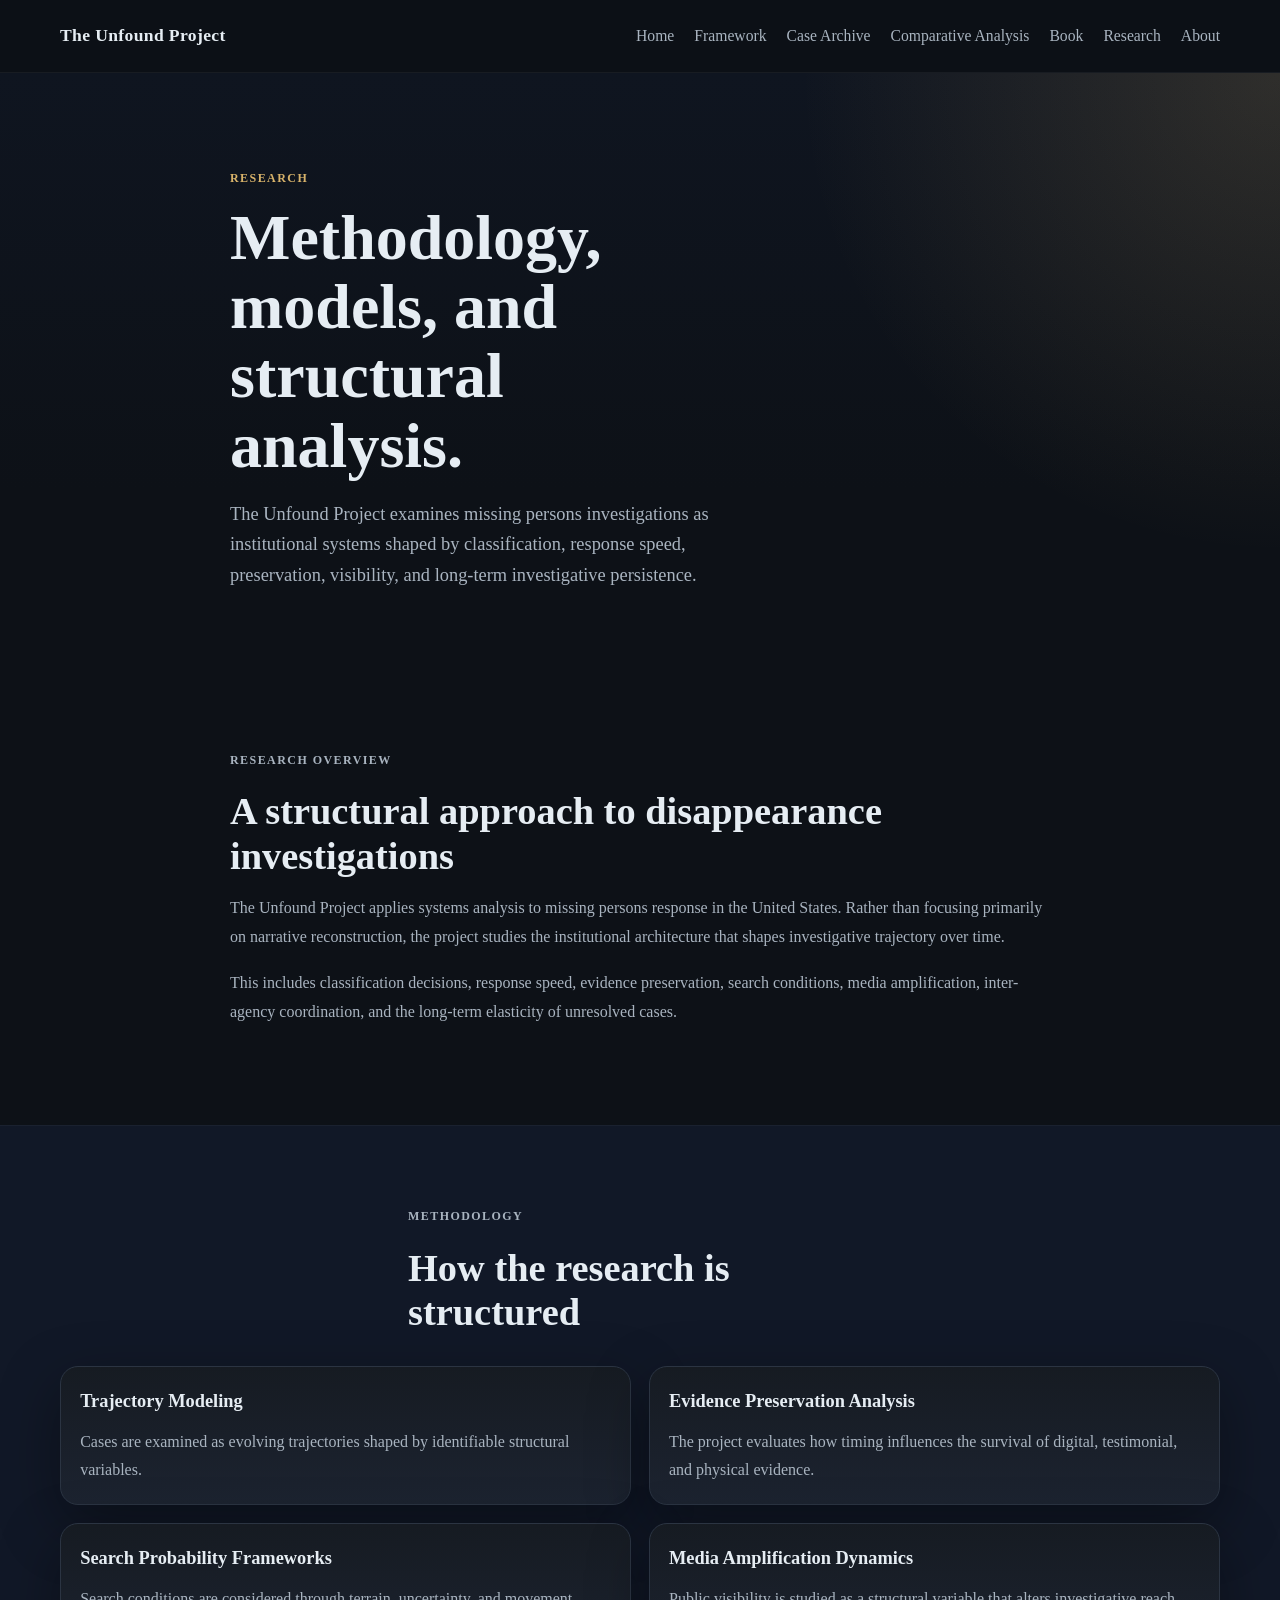
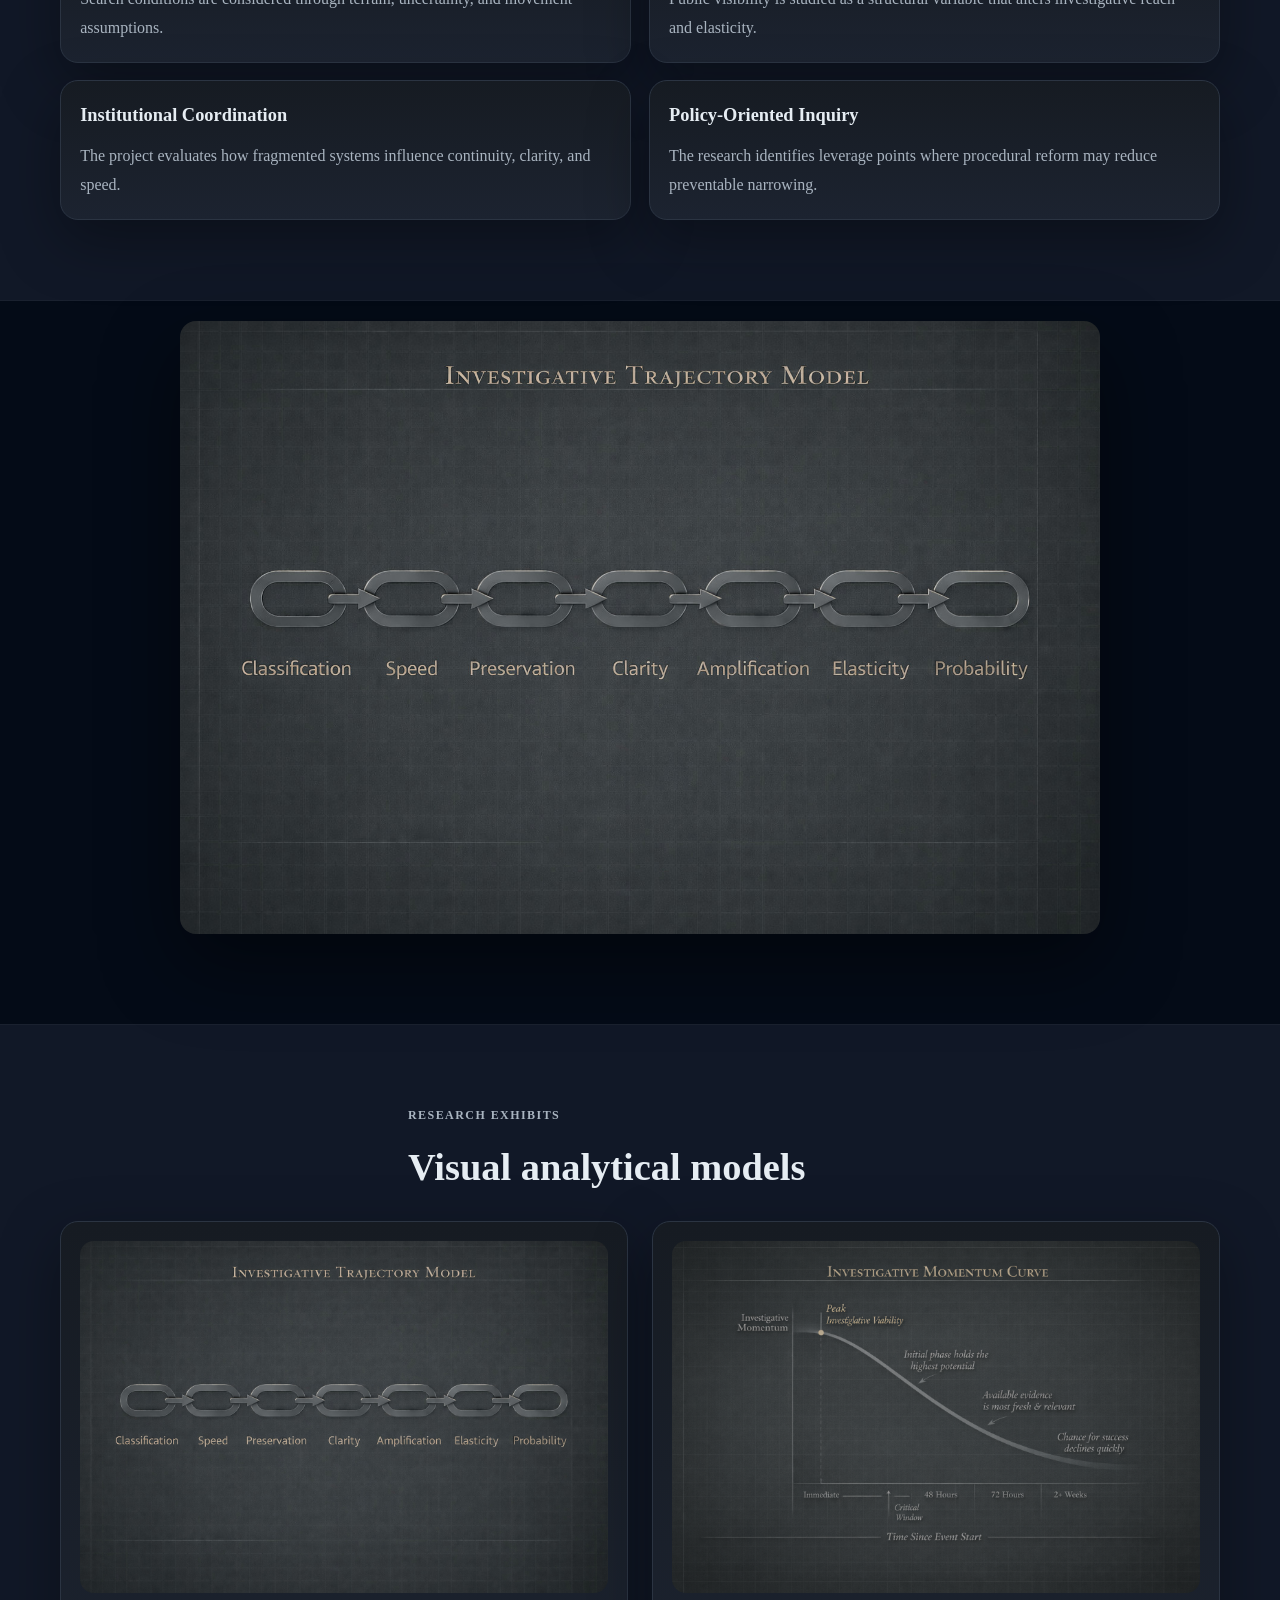
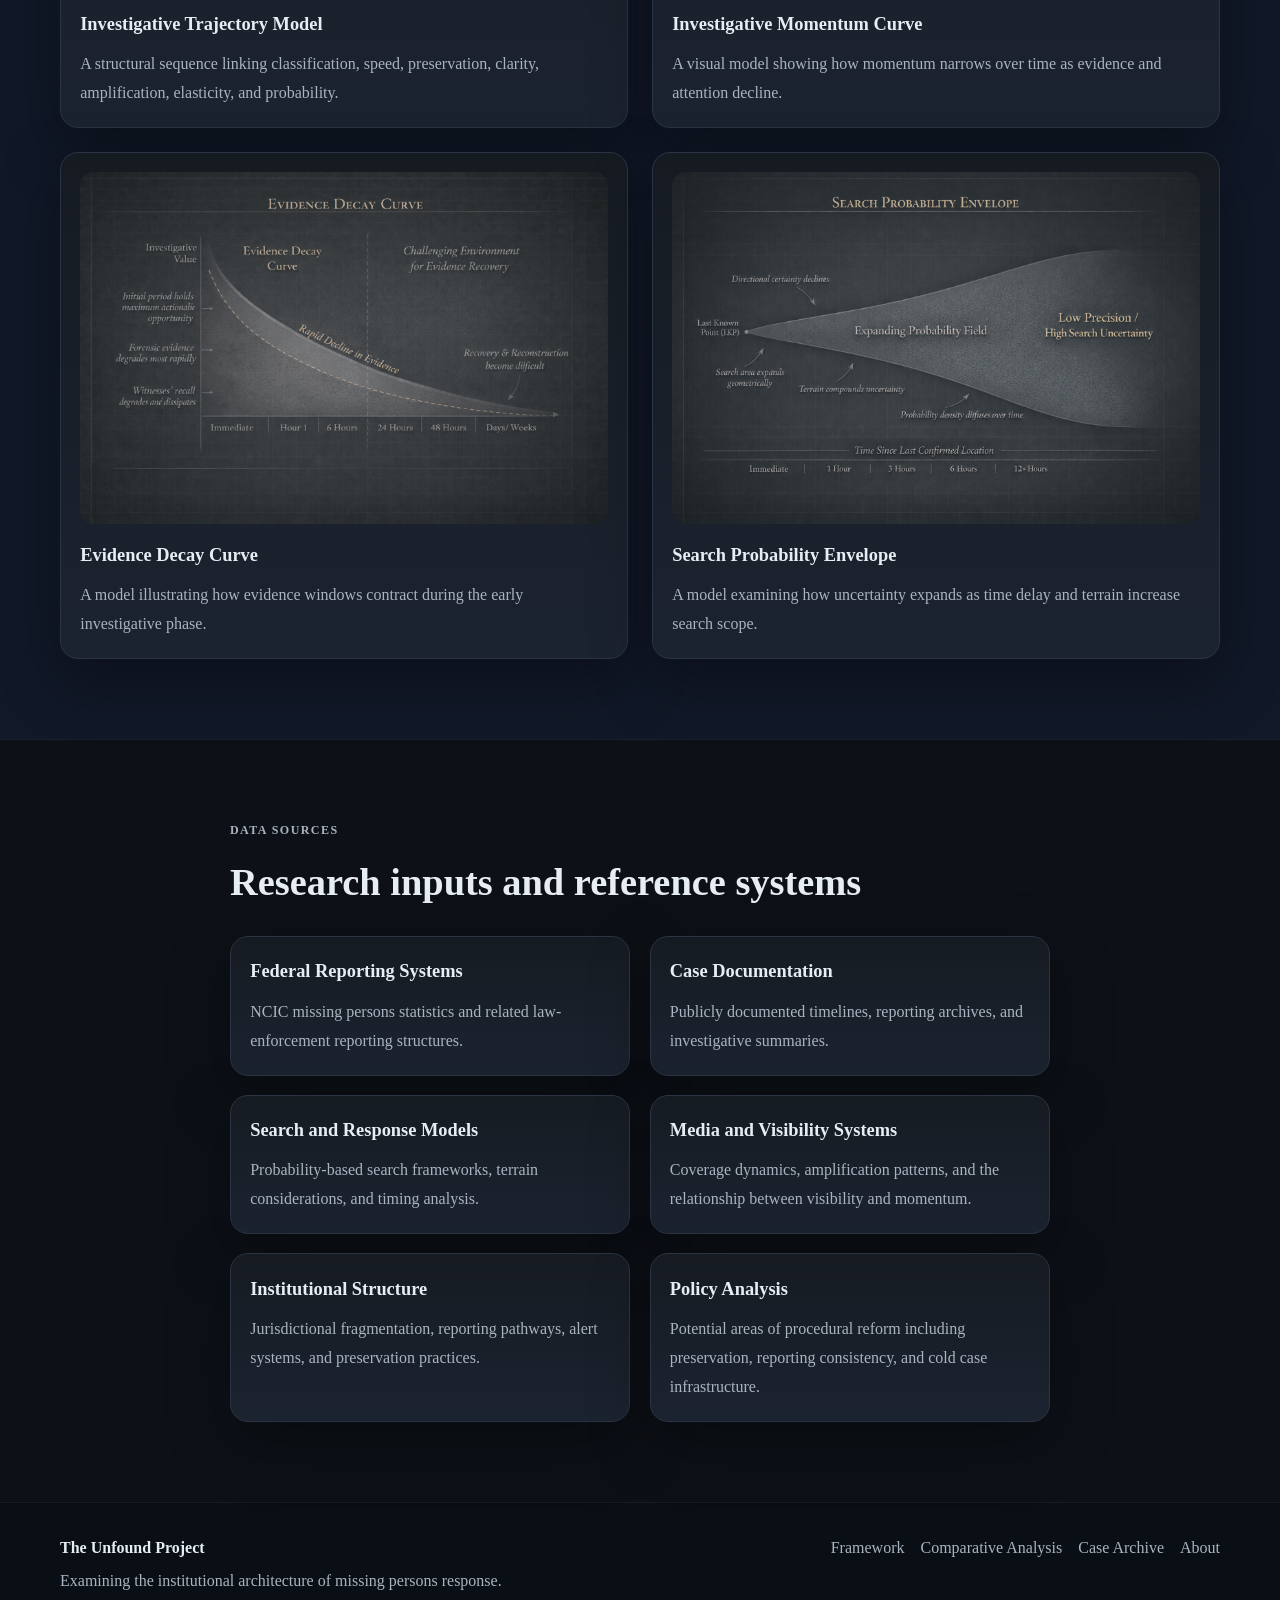
<file: research.html>
<!DOCTYPE html>
<html lang="en">
<head>
  <meta charset="UTF-8" />
  <meta name="viewport" content="width=device-width, initial-scale=1.0" />
  <title>Research | The Unfound Project</title>
  <meta
    name="description"
    content="Research page for The Unfound Project, examining the structural architecture of missing persons investigations through methodology, analytical models, and institutional analysis."
  />
  <link rel="stylesheet" href="styles.css" />
</head>
<body>
  <header class="site-header">
    <div class="container nav">
      <div class="brand">The Unfound Project</div>
      <nav>
        <a href="index.html">Home</a>
        <a href="framework.html">Framework</a>
        <a href="cases.html">Case Archive</a>
        <a href="analysis.html">Comparative Analysis</a>
        <a href="book.html">Book</a>
        <a href="research.html">Research</a>
        <a href="about.html">About</a>
      </nav>
    </div>
  </header>

  <main>
    <section class="hero research-hero">
      <div class="container narrow">
        <p class="eyebrow">Research</p>
        <h1>Methodology, models, and structural analysis.</h1>
        <p class="lead">
          The Unfound Project examines missing persons investigations as institutional
          systems shaped by classification, response speed, preservation, visibility,
          and long-term investigative persistence.
        </p>
      </div>
    </section>

    <section class="section">
      <div class="container narrow">
        <p class="section-kicker">Research Overview</p>
        <h2>A structural approach to disappearance investigations</h2>
        <p>
          The Unfound Project applies systems analysis to missing persons response in
          the United States. Rather than focusing primarily on narrative reconstruction,
          the project studies the institutional architecture that shapes investigative
          trajectory over time.
        </p>
        <p>
          This includes classification decisions, response speed, evidence preservation,
          search conditions, media amplification, inter-agency coordination, and the
          long-term elasticity of unresolved cases.
        </p>
      </div>
    </section>

    <section class="section section-dark">
      <div class="container">
        <div class="section-heading narrow">
          <p class="section-kicker">Methodology</p>
          <h2>How the research is structured</h2>
        </div>

        <div class="method-grid">
          <div class="method-item">
            <h3>Trajectory Modeling</h3>
            <p>Cases are examined as evolving trajectories shaped by identifiable structural variables.</p>
          </div>
          <div class="method-item">
            <h3>Evidence Preservation Analysis</h3>
            <p>The project evaluates how timing influences the survival of digital, testimonial, and physical evidence.</p>
          </div>
          <div class="method-item">
            <h3>Search Probability Frameworks</h3>
            <p>Search conditions are considered through terrain, uncertainty, and movement assumptions.</p>
          </div>
          <div class="method-item">
            <h3>Media Amplification Dynamics</h3>
            <p>Public visibility is studied as a structural variable that alters investigative reach and elasticity.</p>
          </div>
          <div class="method-item">
            <h3>Institutional Coordination</h3>
            <p>The project evaluates how fragmented systems influence continuity, clarity, and speed.</p>
          </div>
          <div class="method-item">
            <h3>Policy-Oriented Inquiry</h3>
            <p>The research identifies leverage points where procedural reform may reduce preventable narrowing.</p>
          </div>
        </div>
      </div>
    </section>

    <section class="section model-diagram-section">
      <div class="container diagram-container">
        <div class="trajectory-diagram-large">
          <img src="trajectory-chain.jpg" alt="Investigative Trajectory Model Diagram" />
        </div>
      </div>
    </section>

    <section class="section section-dark">
      <div class="container">
        <div class="section-heading narrow">
          <p class="section-kicker">Research Exhibits</p>
          <h2>Visual analytical models</h2>
        </div>

        <div class="exhibits-grid">
          <article class="exhibit-card">
            <div class="exhibit-image-wrap">
              <img src="trajectory-chain.jpg" alt="Investigative Trajectory Model" />
            </div>
            <h3>Investigative Trajectory Model</h3>
            <p>A structural sequence linking classification, speed, preservation, clarity, amplification, elasticity, and probability.</p>
          </article>

          <article class="exhibit-card">
            <div class="exhibit-image-wrap">
              <img src="investigative-momentum-curve.png" alt="Investigative Momentum Curve" />
            </div>
            <h3>Investigative Momentum Curve</h3>
            <p>A visual model showing how momentum narrows over time as evidence and attention decline.</p>
          </article>

          <article class="exhibit-card">
  <div class="exhibit-image-wrap">
    <img src="evidence-decay-window.png" alt="Evidence Decay Curve" />
  </div>
  <h3>Evidence Decay Curve</h3>
  <p>A model illustrating how evidence windows contract during the early investigative phase.</p>
</article>

          <article class="exhibit-card">
  <div class="exhibit-image-wrap">
    <img src="search-probability-envelope.png" alt="Search Probability Envelope" />
  </div>
  <h3>Search Probability Envelope</h3>
  <p>A model examining how uncertainty expands as time delay and terrain increase search scope.</p>
</article>
        </div>
      </div>
    </section>

    <section class="section">
      <div class="container narrow">
        <p class="section-kicker">Data Sources</p>
        <h2>Research inputs and reference systems</h2>

        <div class="source-list">
          <div class="source-item">
            <h3>Federal Reporting Systems</h3>
            <p>NCIC missing persons statistics and related law-enforcement reporting structures.</p>
          </div>
          <div class="source-item">
            <h3>Case Documentation</h3>
            <p>Publicly documented timelines, reporting archives, and investigative summaries.</p>
          </div>
          <div class="source-item">
            <h3>Search and Response Models</h3>
            <p>Probability-based search frameworks, terrain considerations, and timing analysis.</p>
          </div>
          <div class="source-item">
            <h3>Media and Visibility Systems</h3>
            <p>Coverage dynamics, amplification patterns, and the relationship between visibility and momentum.</p>
          </div>
          <div class="source-item">
            <h3>Institutional Structure</h3>
            <p>Jurisdictional fragmentation, reporting pathways, alert systems, and preservation practices.</p>
          </div>
          <div class="source-item">
            <h3>Policy Analysis</h3>
            <p>Potential areas of procedural reform including preservation, reporting consistency, and cold case infrastructure.</p>
          </div>
        </div>
      </div>
    </section>
  </main>

  <footer class="site-footer">
    <div class="container footer-inner">
      <div>
        <strong>The Unfound Project</strong>
        <p>Examining the institutional architecture of missing persons response.</p>
      </div>
      <div class="footer-links">
        <a href="framework.html">Framework</a>
        <a href="analysis.html">Comparative Analysis</a>
        <a href="cases.html">Case Archive</a>
        <a href="about.html">About</a>
      </div>
    </div>
  </footer>
</body>
</html>
</file>
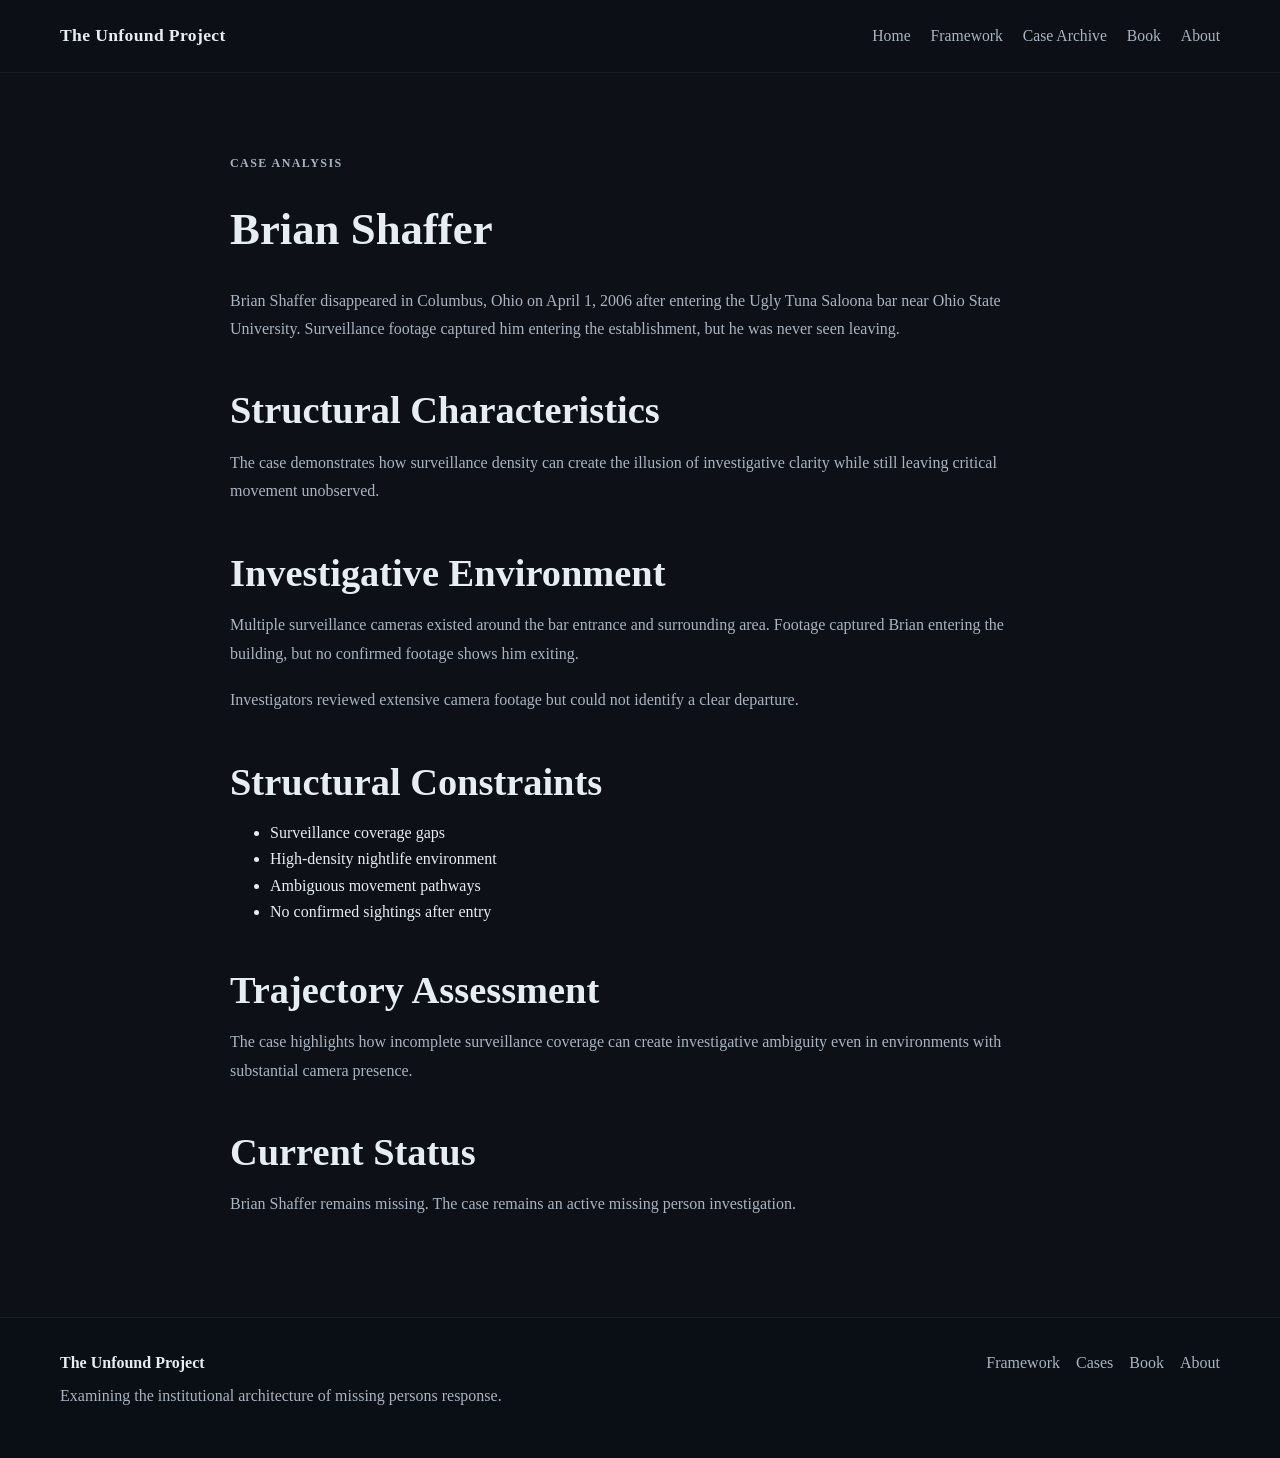
<file: cases/brian-shaffer.html>
<!DOCTYPE html>
<html lang="en">
<head>

<meta charset="UTF-8">
<meta name="viewport" content="width=device-width, initial-scale=1.0">

<title>Brian Shaffer | The Unfound Project</title>

<link rel="stylesheet" href="../styles.css">

</head>

<body>

<header class="site-header">

<div class="container nav">

<div class="brand">The Unfound Project</div>

<nav>
<a href="../index.html">Home</a>
<a href="../framework.html">Framework</a>
<a href="../cases.html">Case Archive</a>
<a href="../book.html">Book</a>
<a href="../about.html">About</a>
</nav>

</div>
</header>

<section class="section">

<div class="container narrow">

<p class="section-kicker">Case Analysis</p>

<h1>Brian Shaffer</h1>

<p>
Brian Shaffer disappeared in Columbus, Ohio on April 1, 2006 after
entering the Ugly Tuna Saloona bar near Ohio State University.
Surveillance footage captured him entering the establishment,
but he was never seen leaving.
</p>

<br>

<h2>Structural Characteristics</h2>

<p>
The case demonstrates how surveillance density can create the
illusion of investigative clarity while still leaving critical
movement unobserved.
</p>

<br>

<h2>Investigative Environment</h2>

<p>
Multiple surveillance cameras existed around the bar entrance and
surrounding area. Footage captured Brian entering the building,
but no confirmed footage shows him exiting.
</p>

<p>
Investigators reviewed extensive camera footage but could not
identify a clear departure.
</p>

<br>

<h2>Structural Constraints</h2>

<ul>

<li>Surveillance coverage gaps</li>
<li>High-density nightlife environment</li>
<li>Ambiguous movement pathways</li>
<li>No confirmed sightings after entry</li>

</ul>

<br>

<h2>Trajectory Assessment</h2>

<p>
The case highlights how incomplete surveillance coverage can
create investigative ambiguity even in environments with
substantial camera presence.
</p>

<br>

<h2>Current Status</h2>

<p>
Brian Shaffer remains missing. The case remains an active missing
person investigation.
</p>

</div>

</section>

<footer class="site-footer">

<div class="container footer-inner">

<div>

<strong>The Unfound Project</strong>

<p>Examining the institutional architecture of missing persons response.</p>

</div>

<div class="footer-links">

<a href="../framework.html">Framework</a>
<a href="../cases.html">Cases</a>
<a href="../book.html">Book</a>
<a href="../about.html">About</a>

</div>

</div>

</footer>

</body>
</html>
</file>
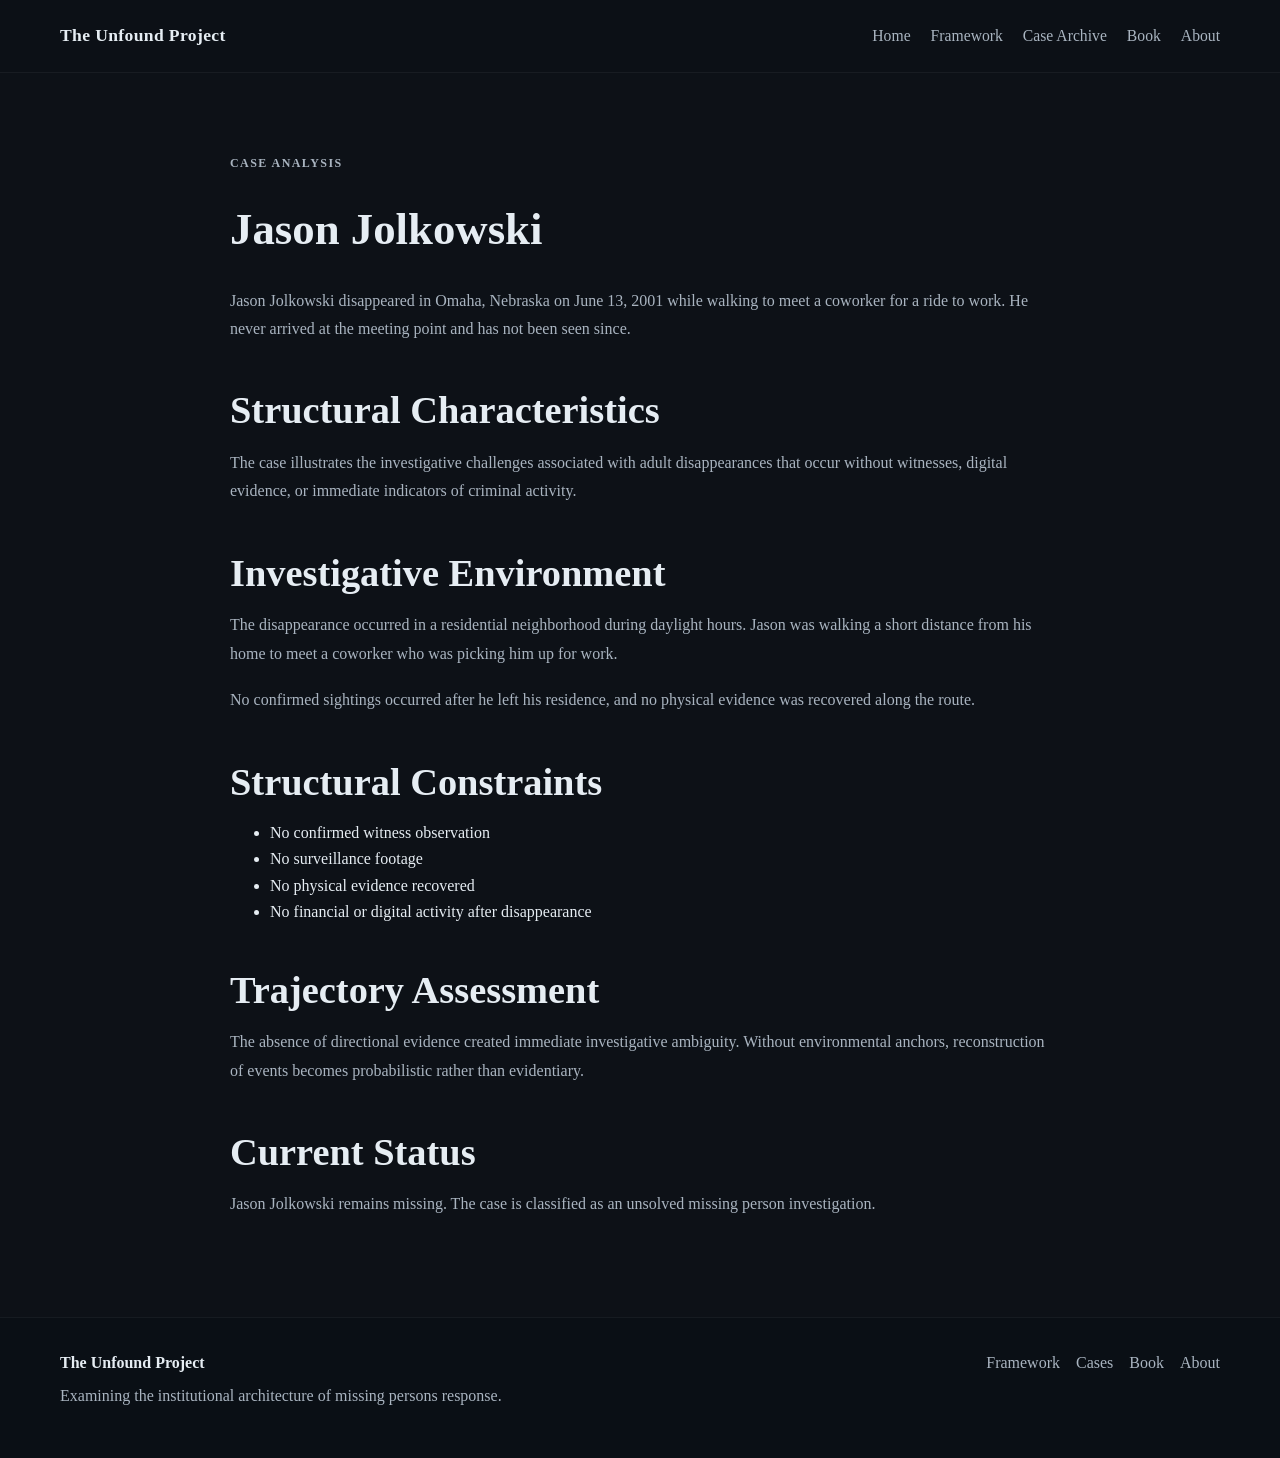
<file: cases/jason-jolkowski.html>
<!DOCTYPE html>
<html lang="en">
<head>

<meta charset="UTF-8">
<meta name="viewport" content="width=device-width, initial-scale=1.0">

<title>Jason Jolkowski | The Unfound Project</title>

<link rel="stylesheet" href="../styles.css">

</head>

<body>

<header class="site-header">

<div class="container nav">

<div class="brand">The Unfound Project</div>

<nav>
<a href="../index.html">Home</a>
<a href="../framework.html">Framework</a>
<a href="../cases.html">Case Archive</a>
<a href="../book.html">Book</a>
<a href="../about.html">About</a>
</nav>

</div>
</header>

<section class="section">

<div class="container narrow">

<p class="section-kicker">Case Analysis</p>

<h1>Jason Jolkowski</h1>

<p>
Jason Jolkowski disappeared in Omaha, Nebraska on June 13, 2001
while walking to meet a coworker for a ride to work. He never arrived
at the meeting point and has not been seen since.
</p>

<br>

<h2>Structural Characteristics</h2>

<p>
The case illustrates the investigative challenges associated with
adult disappearances that occur without witnesses, digital evidence,
or immediate indicators of criminal activity.
</p>

<br>

<h2>Investigative Environment</h2>

<p>
The disappearance occurred in a residential neighborhood during
daylight hours. Jason was walking a short distance from his home
to meet a coworker who was picking him up for work.
</p>

<p>
No confirmed sightings occurred after he left his residence,
and no physical evidence was recovered along the route.
</p>

<br>

<h2>Structural Constraints</h2>

<ul>

<li>No confirmed witness observation</li>

<li>No surveillance footage</li>

<li>No physical evidence recovered</li>

<li>No financial or digital activity after disappearance</li>

</ul>

<br>

<h2>Trajectory Assessment</h2>

<p>
The absence of directional evidence created immediate investigative
ambiguity. Without environmental anchors, reconstruction of events
becomes probabilistic rather than evidentiary.
</p>

<br>

<h2>Current Status</h2>

<p>
Jason Jolkowski remains missing. The case is classified as an
unsolved missing person investigation.
</p>

</div>

</section>

<footer class="site-footer">

<div class="container footer-inner">

<div>

<strong>The Unfound Project</strong>

<p>Examining the institutional architecture of missing persons response.</p>

</div>

<div class="footer-links">

<a href="../framework.html">Framework</a>
<a href="../cases.html">Cases</a>
<a href="../book.html">Book</a>
<a href="../about.html">About</a>

</div>

</div>

</footer>

</body>
</html>
</file>
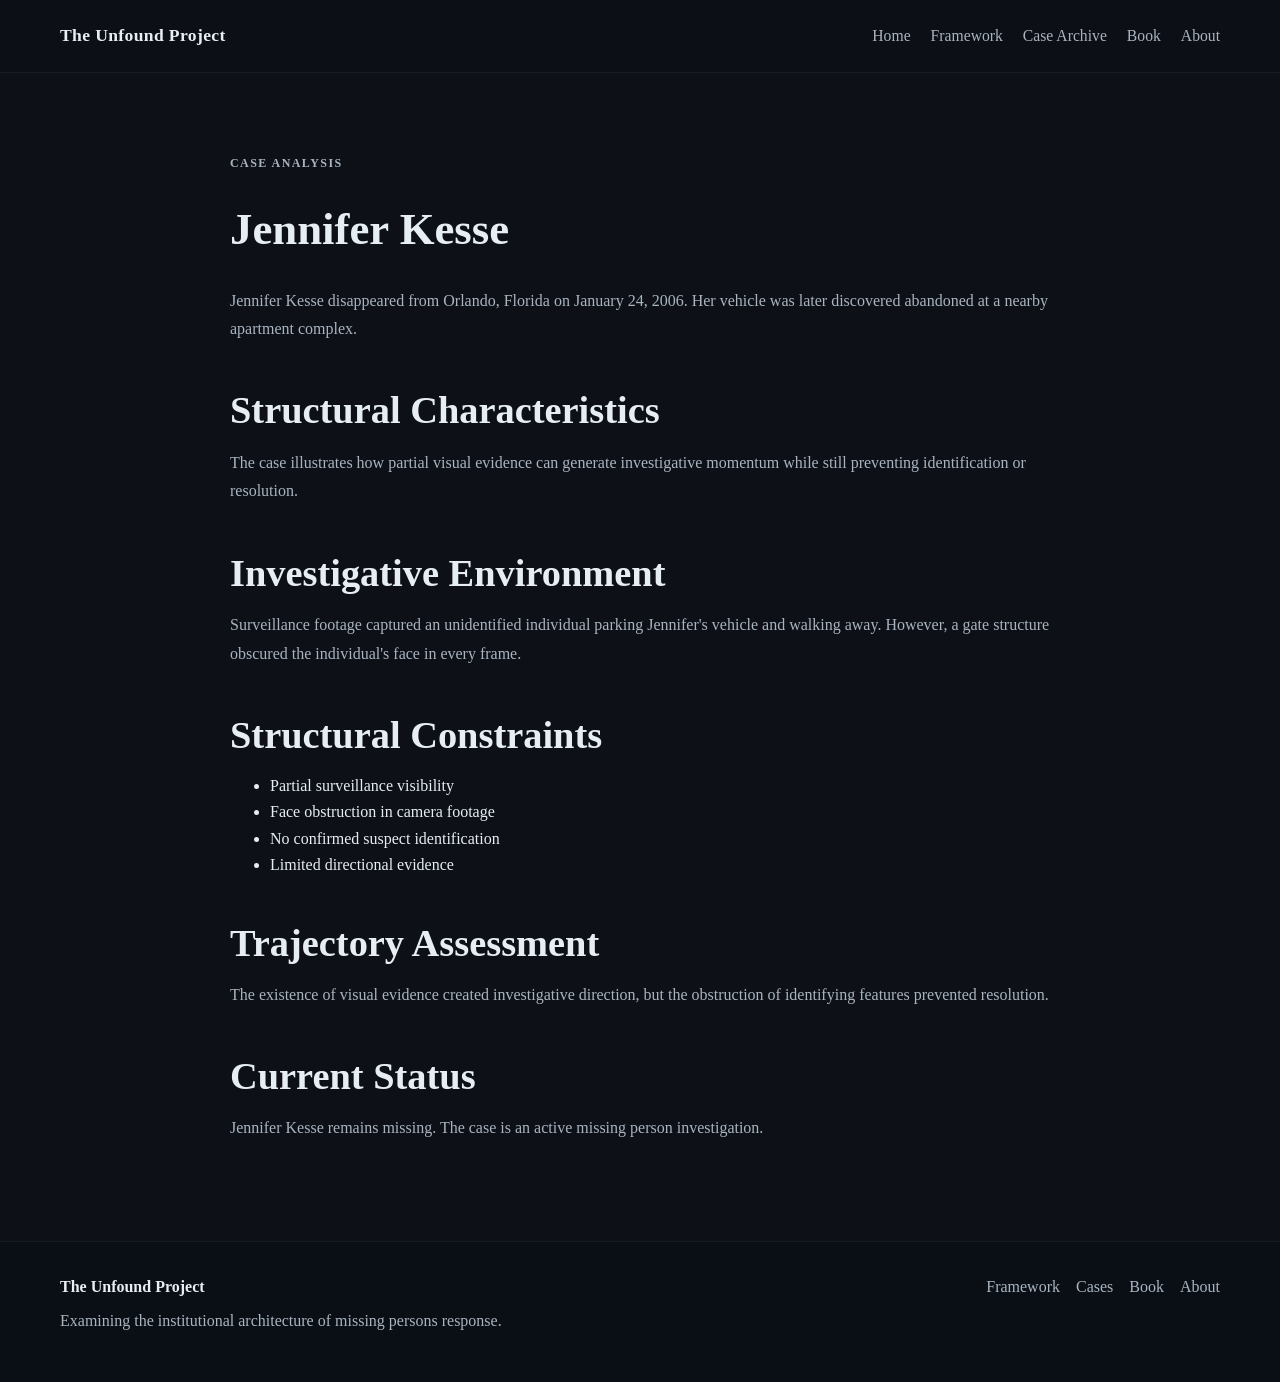
<file: cases/jennifer-kesse.html>
<!DOCTYPE html>
<html lang="en">
<head>

<meta charset="UTF-8">
<meta name="viewport" content="width=device-width, initial-scale=1.0">

<title>Jennifer Kesse | The Unfound Project</title>

<link rel="stylesheet" href="../styles.css">

</head>

<body>

<header class="site-header">

<div class="container nav">

<div class="brand">The Unfound Project</div>

<nav>
<a href="../index.html">Home</a>
<a href="../framework.html">Framework</a>
<a href="../cases.html">Case Archive</a>
<a href="../book.html">Book</a>
<a href="../about.html">About</a>
</nav>

</div>
</header>

<section class="section">

<div class="container narrow">

<p class="section-kicker">Case Analysis</p>

<h1>Jennifer Kesse</h1>

<p>
Jennifer Kesse disappeared from Orlando, Florida on January 24, 2006.
Her vehicle was later discovered abandoned at a nearby apartment
complex.
</p>

<br>

<h2>Structural Characteristics</h2>

<p>
The case illustrates how partial visual evidence can generate
investigative momentum while still preventing identification
or resolution.
</p>

<br>

<h2>Investigative Environment</h2>

<p>
Surveillance footage captured an unidentified individual parking
Jennifer's vehicle and walking away. However, a gate structure
obscured the individual's face in every frame.
</p>

<br>

<h2>Structural Constraints</h2>

<ul>

<li>Partial surveillance visibility</li>
<li>Face obstruction in camera footage</li>
<li>No confirmed suspect identification</li>
<li>Limited directional evidence</li>

</ul>

<br>

<h2>Trajectory Assessment</h2>

<p>
The existence of visual evidence created investigative direction,
but the obstruction of identifying features prevented resolution.
</p>

<br>

<h2>Current Status</h2>

<p>
Jennifer Kesse remains missing. The case is an active missing
person investigation.
</p>

</div>

</section>

<footer class="site-footer">

<div class="container footer-inner">

<div>

<strong>The Unfound Project</strong>

<p>Examining the institutional architecture of missing persons response.</p>

</div>

<div class="footer-links">

<a href="../framework.html">Framework</a>
<a href="../cases.html">Cases</a>
<a href="../book.html">Book</a>
<a href="../about.html">About</a>

</div>

</div>

</footer>

</body>
</html>
</file>
<file: styles.css>
:root {
  --bg: #0d1117;
  --bg-soft: #111827;
  --panel: #161b22;
  --panel-2: #1c2330;
  --text: #e6edf3;
  --muted: #a9b4c0;
  --line: #2b3442;
  --accent: #d8b36a;
  --accent-soft: rgba(216, 179, 106, 0.12);
  --max: 1160px;
  --narrow: 820px;
  --radius: 18px;
  --shadow: 0 20px 60px rgba(0, 0, 0, 0.35);
}

* {
  box-sizing: border-box;
}

html {
  scroll-behavior: smooth;
}

body {
  margin: 0;
  font-family: Georgia, "Times New Roman", serif;
  background: var(--bg);
  color: var(--text);
  line-height: 1.65;
}

a {
  color: inherit;
  text-decoration: none;
}

img {
  max-width: 100%;
  height: auto;
  display: block;
}

.container {
  width: min(var(--max), calc(100% - 2rem));
  margin: 0 auto;
}

.narrow {
  width: min(var(--narrow), 100%);
  margin: 0 auto;
}

/* HEADER */

.site-header {
  position: sticky;
  top: 0;
  z-index: 20;
  background: rgba(13, 17, 23, 0.9);
  backdrop-filter: blur(12px);
  border-bottom: 1px solid rgba(255, 255, 255, 0.05);
}

.nav {
  display: flex;
  justify-content: space-between;
  align-items: center;
  min-height: 72px;
  gap: 1rem;
}

.brand {
  font-size: 1.1rem;
  font-weight: 700;
  letter-spacing: 0.02em;
}

nav {
  display: flex;
  gap: 1.25rem;
  flex-wrap: wrap;
}

nav a {
  color: var(--muted);
  font-size: 0.98rem;
  transition: color 0.2s ease;
}

nav a.active {
  color: var(--text);
  font-weight: 700;
  border-bottom: 2px solid var(--accent);
  padding-bottom: 4px;
}

nav a:hover,
.footer-links a:hover,
.text-link:hover {
  color: var(--text);
}

/* TYPOGRAPHY */

.eyebrow,
.section-kicker,
.panel-label,
.kicker,
.meta-label {
  color: var(--accent);
  text-transform: uppercase;
  letter-spacing: 0.12em;
  font-size: 0.75rem;
  font-weight: 700;
  margin: 0 0 0.9rem;
}

.section h1 {
  font-size: 2.8rem;
  margin: 0 0 20px;
}

.section h2 {
  font-size: clamp(1.9rem, 3vw, 3rem);
  line-height: 1.15;
  margin: 0 0 1rem;
}

.section p {
  color: var(--muted);
  line-height: 1.8;
  margin-bottom: 18px;
}

/* HERO */

.hero {
  padding: 6rem 0 4rem;
  background:
    radial-gradient(circle at top right, rgba(216, 179, 106, 0.16), transparent 34%),
    linear-gradient(180deg, #0f1520 0%, var(--bg) 70%);
}

.hero-grid {
  display: grid;
  grid-template-columns: 1.15fr 0.85fr;
  gap: 2rem;
  align-items: center;
}

.hero h1 {
  font-size: clamp(2.4rem, 5vw, 4.4rem);
  line-height: 1.08;
  margin: 0 0 1.2rem;
  max-width: 12ch;
}

.lead {
  color: var(--muted);
  font-size: 1.15rem;
  max-width: 58ch;
  margin-bottom: 1.5rem;
}

.thesis {
  font-size: 1.25rem;
  margin-bottom: 1.8rem;
}

.thesis span {
  color: var(--accent);
}

.hero-actions {
  display: flex;
  flex-wrap: wrap;
  gap: 0.9rem;
}

.button {
  display: inline-block;
  padding: 0.9rem 1.25rem;
  border-radius: 999px;
  font-size: 0.95rem;
  font-weight: 700;
  transition: transform 0.2s ease, opacity 0.2s ease, background 0.2s ease;
}

.button:hover {
  transform: translateY(-1px);
}

.button.primary {
  background: var(--accent);
  color: #111;
}

.button.secondary {
  background: transparent;
  color: var(--text);
  border: 1px solid var(--line);
}

.hero-book-cover {
  width: 100%;
  max-width: 420px;
  margin-left: auto;
  border-radius: 22px;
  box-shadow: 0 30px 80px rgba(0, 0, 0, 0.5);
  border: 1px solid var(--line);
}

/* PANELS / CARDS */

.hero-panel .panel,
.book-card,
.framework-card,
.case-card,
.method-item,
.exhibit-card,
.source-item,
.status-item,
.timeline-item {
  background: linear-gradient(180deg, var(--panel) 0%, var(--panel-2) 100%);
  border: 1px solid var(--line);
  border-radius: var(--radius);
  box-shadow: var(--shadow);
}

.panel {
  padding: 1.5rem;
}

.panel h2 {
  margin: 0 0 1rem;
  font-size: 1.3rem;
}

/* SIMPLE TRAJECTORY LIST */

.trajectory {
  list-style: none;
  padding: 0;
  margin: 0;
}

.trajectory li {
  position: relative;
  padding: 0.8rem 0 0.8rem 1rem;
  border-bottom: 1px solid rgba(255, 255, 255, 0.06);
}

.trajectory li:last-child {
  border-bottom: none;
}

.trajectory li::before {
  content: "↓";
  position: absolute;
  left: 0;
  color: var(--accent);
}

/* SECTIONS */

.section {
  padding: 80px 20px;
}

.section-dark {
  background: var(--bg-soft);
  border-top: 1px solid rgba(255, 255, 255, 0.04);
  border-bottom: 1px solid rgba(255, 255, 255, 0.04);
}

.section.alt {
  background: #0f1726;
}

.section-heading {
  margin-bottom: 2rem;
  max-width: 58ch;
}

/* MODEL EXPLANATION + DIAGRAM */

.framework-visual {
  padding: 70px 20px 30px;
  background: #071225;
  text-align: center;
}

.section-title {
  font-size: 2.4rem;
  margin-bottom: 16px;
}

.section-intro {
  max-width: 760px;
  margin: 0 auto;
  line-height: 1.8;
  color: #d7dde7;
}

.model-diagram-section {
  padding: 20px 20px 90px;
  background: #040b17;
}

.diagram-container {
  max-width: 1100px;
  margin: 0 auto;
}

.trajectory-diagram-large {
  display: flex;
  justify-content: center;
  align-items: center;
}

.trajectory-diagram-large img {
  width: 100%;
  max-width: 920px;
  height: auto;
  border-radius: 16px;
  background: #ffffff;
  box-shadow: 0 30px 80px rgba(0, 0, 0, 0.45);
}

/* FRAMEWORK / CASE GRID */

.framework-grid,
.case-grid {
  display: grid;
  grid-template-columns: repeat(3, 1fr);
  gap: 1.25rem;
}

.framework-card,
.case-card {
  padding: 1.4rem;
}

.step-number {
  display: inline-block;
  margin-bottom: 0.8rem;
  color: var(--accent);
  font-size: 0.85rem;
  font-weight: 700;
  letter-spacing: 0.08em;
}

.framework-card h3,
.case-card h3,
.exhibit-card h3,
.method-item h3,
.source-item h3,
.status-item h3,
.timeline-item h3 {
  margin: 0 0 0.7rem;
  font-size: 1.15rem;
}

.case-card h3 a {
  color: var(--text);
  transition: color 0.2s ease;
}

.case-card h3 a:hover {
  color: var(--accent);
}

.center-link {
  text-align: center;
  margin-top: 2rem;
}

.text-link {
  color: var(--accent);
  font-weight: 700;
}

/* TWO COLUMN */

.two-col {
  display: grid;
  grid-template-columns: 1fr 0.8fr;
  gap: 2rem;
  align-items: center;
}

/* BOOK */

.book-subtitle {
  color: var(--accent) !important;
  font-style: italic;
  margin-top: -0.2rem;
}

.book-card {
  padding: 1.25rem;
}

.book-cover-live {
  width: 100%;
  max-width: 420px;
  margin-left: auto;
  border-radius: 18px;
  box-shadow: 0 25px 60px rgba(0, 0, 0, 0.45);
}

.book-cover-placeholder {
  aspect-ratio: 2 / 3;
  width: 100%;
  max-width: 320px;
  margin-left: auto;
  border-radius: 20px;
  border: 1px solid var(--line);
  background:
    linear-gradient(180deg, rgba(216, 179, 106, 0.12), rgba(255, 255, 255, 0.02)),
    #11161f;
  display: grid;
  place-items: center;
  box-shadow: var(--shadow);
}

.book-cover-inner {
  width: calc(100% - 2rem);
  height: calc(100% - 2rem);
  border: 1px solid rgba(216, 179, 106, 0.3);
  border-radius: 14px;
  padding: 1.5rem;
  display: flex;
  flex-direction: column;
  justify-content: space-between;
}

.cover-top {
  color: var(--text);
  font-weight: 700;
  font-size: 1.55rem;
  line-height: 1.1;
  letter-spacing: 0.03em;
}

.cover-middle {
  color: var(--muted);
  font-size: 0.95rem;
}

.cover-bottom {
  color: var(--accent);
  font-size: 0.9rem;
  text-transform: uppercase;
  letter-spacing: 0.08em;
}

/* TAGS */

.tag-list {
  display: flex;
  flex-wrap: wrap;
  gap: 0.75rem;
  margin-top: 1.2rem;
}

.tag-list span {
  border: 1px solid var(--line);
  background: var(--accent-soft);
  color: var(--text);
  padding: 0.65rem 0.9rem;
  border-radius: 999px;
  font-size: 0.92rem;
}

/* OPTIONAL SIMPLE DIAGRAM BLOCKS */

.diagram {
  display: flex;
  flex-direction: column;
  align-items: center;
  gap: 0.6rem;
  margin-top: 2rem;
}

.diagram-step {
  width: min(520px, 100%);
  padding: 1rem 1.3rem;
  text-align: center;
  border-radius: 14px;
  background: linear-gradient(180deg, var(--panel) 0%, var(--panel-2) 100%);
  border: 1px solid var(--line);
  box-shadow: var(--shadow);
  font-weight: 700;
}

.diagram-arrow {
  font-size: 1.4rem;
  color: var(--accent);
  line-height: 1;
}

.figure img {
  max-width: 900px;
  width: 100%;
  margin: 0 auto;
  border-radius: 10px;
}

/* RESEARCH EXHIBITS */

.exhibits-grid {
  display: grid;
  grid-template-columns: repeat(2, 1fr);
  gap: 1.5rem;
}

.exhibit-card {
  padding: 1.2rem;
}

.exhibit-image-wrap {
  background: #fff;
  border-radius: 14px;
  overflow: hidden;
  margin-bottom: 1rem;
}

.exhibit-image-wrap img {
  width: 100%;
  height: auto;
  display: block;
}

.exhibit-card p {
  margin: 0;
}

.exhibit-placeholder {
  min-height: 220px;
  border-radius: 14px;
  border: 1px dashed rgba(255, 255, 255, 0.12);
  background: rgba(255, 255, 255, 0.03);
  display: flex;
  align-items: center;
  justify-content: center;
  margin-bottom: 1rem;
}

.exhibit-placeholder span {
  color: var(--accent);
  font-size: 0.92rem;
  text-transform: uppercase;
  letter-spacing: 0.08em;
  font-weight: 700;
}

/* METHODOLOGY */

.method-grid {
  display: grid;
  grid-template-columns: repeat(2, 1fr);
  gap: 1.1rem;
  margin-top: 2rem;
}

.method-item {
  padding: 1.2rem;
}

.method-item p {
  margin: 0;
}

/* PROJECT STATUS */

.status-list {
  display: flex;
  flex-direction: column;
  gap: 1rem;
  margin-top: 1.8rem;
}

.status-item {
  display: grid;
  grid-template-columns: 18px 1fr;
  gap: 1rem;
  align-items: start;
  padding: 1rem 1.1rem;
}

.status-dot,
.timeline-marker {
  width: 10px;
  height: 10px;
  border-radius: 999px;
  background: var(--accent);
  box-shadow: 0 0 0 6px rgba(216, 179, 106, 0.12);
}

.status-dot {
  margin-top: 0.45rem;
}

.status-item p {
  margin: 0;
}

/* RESEARCH PAGE */

.research-hero {
  padding-bottom: 3.5rem;
}

.source-list {
  display: grid;
  grid-template-columns: repeat(2, 1fr);
  gap: 1.2rem;
  margin-top: 2rem;
}

.source-item {
  padding: 1.2rem;
}

.source-item p {
  margin: 0;
}

/* CASE PAGE */

.case-hero {
  padding-bottom: 3.5rem;
}

.timeline-list {
  display: flex;
  flex-direction: column;
  gap: 1.1rem;
  margin-top: 1.8rem;
}

.timeline-item {
  display: grid;
  grid-template-columns: 18px 1fr;
  gap: 1rem;
  align-items: start;
  padding: 1rem 1.1rem;
}

.timeline-marker {
  margin-top: 0.5rem;
}

.timeline-item p {
  margin: 0;
}

/* CASE METADATA PANEL */

.case-meta {
  padding-top: 24px;
  padding-bottom: 16px;
}

.case-meta-grid {
  display: grid;
  grid-template-columns: repeat(4, 1fr);
  gap: 2rem;
}

.meta-label {
  margin-bottom: 8px;
  opacity: 0.85;
}

.meta-value {
  font-size: 1.05rem;
  font-weight: 700;
  color: var(--text);
  margin: 0;
}

.case-type {
  margin-top: 12px;
  font-size: 0.82rem;
  letter-spacing: 0.1em;
  text-transform: uppercase;
  color: var(--muted);
}

/* FOOTER */

.site-footer {
  padding: 2rem 0 3rem;
  border-top: 1px solid rgba(255, 255, 255, 0.05);
  background: #0a0f15;
}

.footer-inner {
  display: flex;
  justify-content: space-between;
  gap: 1.5rem;
  align-items: flex-start;
}

.footer-inner p {
  margin: 0.45rem 0 0;
  color: var(--muted);
}

.footer-links {
  display: flex;
  gap: 1rem;
  flex-wrap: wrap;
  color: var(--muted);
}

/* COMPARATIVE ANALYSIS TABLE */

.table-wrap {
  overflow-x: auto;
  border: 1px solid var(--line);
  border-radius: 16px;
  box-shadow: var(--shadow);
}

.analysis-table {
  width: 100%;
  border-collapse: collapse;
  min-width: 920px;
  background: linear-gradient(180deg, var(--panel) 0%, var(--panel-2) 100%);
}

.analysis-table th,
.analysis-table td {
  padding: 1rem 1rem;
  text-align: left;
  border-bottom: 1px solid rgba(255, 255, 255, 0.06);
  vertical-align: top;
}

.analysis-table th {
  color: var(--accent);
  font-size: 0.8rem;
  text-transform: uppercase;
  letter-spacing: 0.08em;
  background: rgba(255, 255, 255, 0.02);
}

.analysis-table td {
  color: var(--text);
}

.analysis-table tbody tr:hover {
  background: rgba(255, 255, 255, 0.02);
}

.analysis-table a {
  color: var(--text);
  font-weight: 700;
}

.analysis-table a:hover {
  color: var(--accent);
}

/* HOMEPAGE MATRIX PREVIEW */

.homepage-matrix-preview {
  margin-top: 2rem;
  margin-bottom: 2rem;
}

.homepage-matrix-preview .analysis-table {
  min-width: 0;
}

.homepage-matrix-preview .analysis-table th,
.homepage-matrix-preview .analysis-table td {
  padding: 1rem 1.25rem;
}

.homepage-matrix-preview .analysis-table td:first-child {
  font-weight: 700;
}

/* RESPONSIVE */

@media (max-width: 960px) {
  .hero-grid,
  .two-col,
  .framework-grid,
  .case-grid,
  .exhibits-grid,
  .method-grid,
  .source-list,
  .case-meta-grid {
    grid-template-columns: 1fr;
  }

  .hero {
    padding-top: 4.5rem;
  }

  .hero h1 {
    max-width: 100%;
  }

  .hero-book-cover,
  .book-cover-live,
  .book-cover-placeholder {
    margin-left: 0;
  }

  .hero-panel,
  .book-card {
    display: flex;
    justify-content: center;
  }

  .footer-inner {
    flex-direction: column;
  }

  .trajectory-diagram-large img {
    max-width: 100%;
  }

  .nav {
    flex-direction: column;
    align-items: center;
    justify-content: center;
    gap: 0.8rem;
    padding: 0.9rem 0;
    min-height: auto;
  }

  .brand {
    text-align: center;
  }

  nav {
    justify-content: center;
    gap: 0.85rem 1rem;
  }

  nav a {
    font-size: 0.93rem;
  }
}

@media (max-width: 640px) {
  .nav {
    padding: 0.8rem 0;
    gap: 0.7rem;
  }

  .brand {
    font-size: 1rem;
    line-height: 1.2;
  }

  nav {
    display: grid;
    grid-template-columns: repeat(2, minmax(0, 1fr));
    width: 100%;
    gap: 0.55rem 0.75rem;
  }

  nav a {
    display: block;
    text-align: center;
    padding: 0.55rem 0.7rem;
    border: 1px solid rgba(255, 255, 255, 0.06);
    border-radius: 999px;
    background: rgba(255, 255, 255, 0.02);
    font-size: 0.9rem;
    line-height: 1.2;
  }

  nav a.active {
    border-bottom: none;
    border-color: rgba(216, 179, 106, 0.35);
    background: rgba(216, 179, 106, 0.12);
    color: var(--accent);
  }

  .hero,
  .section {
    padding-left: 0;
    padding-right: 0;
  }

  .framework-visual {
    padding: 56px 16px 24px;
  }

  .model-diagram-section {
    padding: 16px 16px 64px;
  }

  .section-title {
    font-size: 2rem;
  }

  .analysis-table {
    min-width: 720px;
  }
}
</file>
